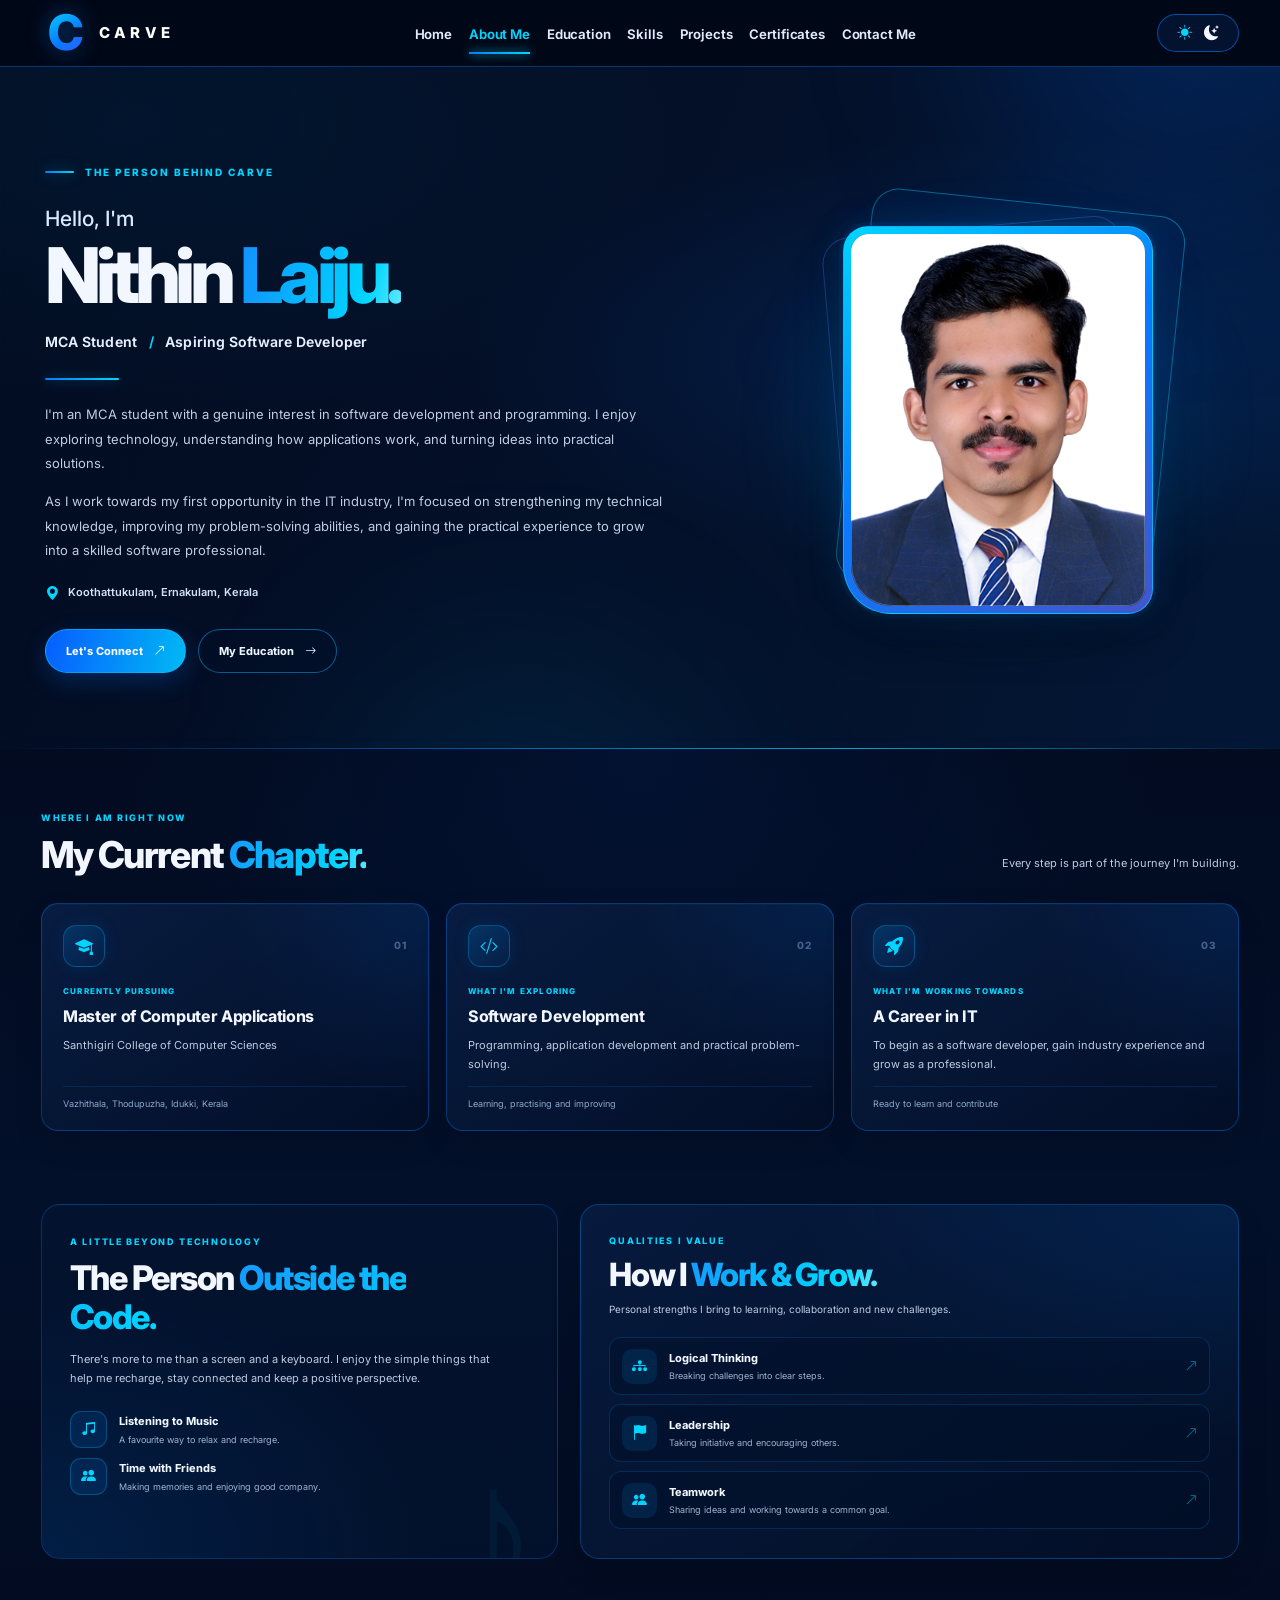
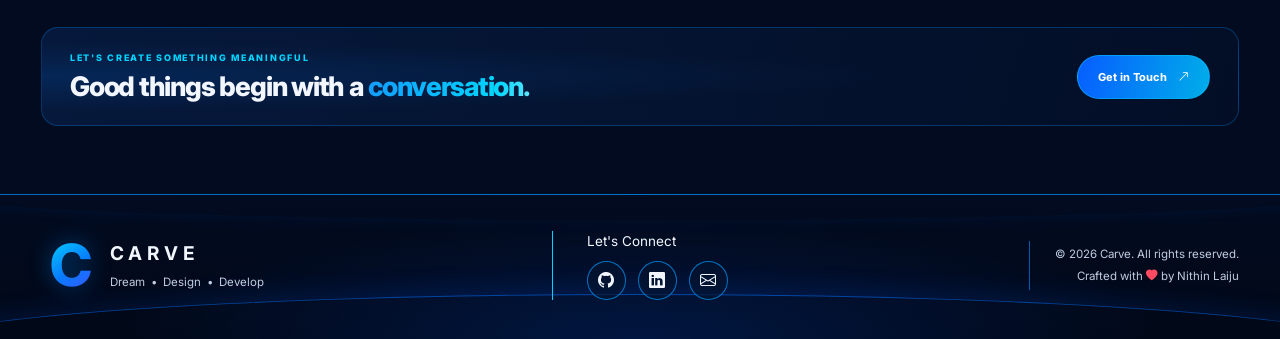
<file: about.html>
<!doctype html>
<html lang="en">

<head>
    <meta charset="utf-8">
    <meta name="viewport" content="width=device-width, initial-scale=1">
    <meta name="description"
        content="Get to know Nithin Laiju, an MCA student and aspiring software developer from Kerala.">
    <meta name="theme-color" content="#020b20">
    <title>About Me | CARVE — Nithin Laiju</title>

    <!-- Shared libraries and typography -->
    <link href="https://cdn.jsdelivr.net/npm/bootstrap@5.3.3/dist/css/bootstrap.min.css" rel="stylesheet">
    <link href="https://cdn.jsdelivr.net/npm/bootstrap-icons@1.11.3/font/bootstrap-icons.min.css" rel="stylesheet">
    <link rel="preconnect" href="https://fonts.googleapis.com">
    <link rel="preconnect" href="https://fonts.gstatic.com" crossorigin>
    <link href="https://fonts.googleapis.com/css2?family=Inter:wght@400;500;600;700;800;900&display=swap"
        rel="stylesheet">

    <!-- Shared stylesheet: do not modify -->
    <link rel="stylesheet" href="Assets/css/style.css">

    <!-- About page stylesheet -->
    <link rel="stylesheet" href="Assets/css/about.css">
</head>

<body>

    <!-- =========================================
         SHARED CARVE HEADER
         ========================================= -->

    <header class="site-header">
        <nav class="navbar navbar-expand-lg navbar-dark">
            <div class="container-fluid site-container">

                <a class="navbar-brand brand-lockup" href="index.html" aria-label="CARVE home">
                    <span class="brand-mark">C</span>
                    <span class="brand-name">CARVE</span>
                </a>

                <button class="navbar-toggler" type="button" data-bs-toggle="collapse" data-bs-target="#mainNavigation"
                    aria-controls="mainNavigation" aria-expanded="false" aria-label="Toggle navigation">

                    <span class="navbar-toggler-icon"></span>
                </button>

                <div class="collapse navbar-collapse" id="mainNavigation">

                    <ul class="navbar-nav mx-auto align-items-lg-center">
                        <li class="nav-item">
                            <a class="nav-link" href="index.html">Home</a>
                        </li>

                        <li class="nav-item">
                            <a class="nav-link active" href="about.html" aria-current="page">About Me</a>
                        </li>

                        <li class="nav-item">
                            <a class="nav-link" href="education.html">Education</a>
                        </li>

                        <li class="nav-item">
                            <a class="nav-link" href="skills.html">Skills</a>
                        </li>

                        <li class="nav-item">
                            <a class="nav-link" href="projects.html">Projects</a>
                        </li>

                        <li class="nav-item">
                            <a class="nav-link" href="certificates.html">Certificates</a>
                        </li>

                        <!-- <li class="nav-item"><a class="nav-link" href="achievements.html">Achievements</a></li> -->

                        <li class="nav-item">
                            <a class="nav-link" href="contact.html">Contact Me</a>
                        </li>
                    </ul>

                    <button class="theme-toggle" id="themeToggle" type="button" aria-label="Switch colour theme"
                        title="Switch colour theme" aria-pressed="false">

                        <i class="bi bi-sun-fill sun-icon" aria-hidden="true"></i>
                        <i class="bi bi-moon-stars-fill moon-icon" aria-hidden="true"></i>

                    </button>

                </div>
            </div>
        </nav>
    </header>


    <!-- =========================================
         ABOUT ME MAIN CONTENT
         ========================================= -->

    <main class="about-page-main">


        <!-- HERO / PERSONAL INTRODUCTION -->

        <section class="about-hero" aria-labelledby="about-title">

            <div class="about-hero-orb about-hero-orb-one" aria-hidden="true"></div>
            <div class="about-hero-orb about-hero-orb-two" aria-hidden="true"></div>
            <div class="about-hero-grid" aria-hidden="true"></div>

            <div class="container-fluid site-container about-container">

                <div class="about-hero-layout">


                    <!-- INTRODUCTION -->

                    <div class="about-intro about-reveal">

                        <div class="about-eyebrow">
                            <span class="about-eyebrow-line" aria-hidden="true"></span>
                            <span>THE PERSON BEHIND CARVE</span>
                        </div>

                        <p class="about-overline">Hello, I'm</p>

                        <h1 id="about-title">
                            Nithin <span>Laiju.</span>
                        </h1>

                        <p class="about-subtitle">
                            MCA Student
                            <span aria-hidden="true">/</span>
                            Aspiring Software Developer
                        </p>

                        <div class="about-intro-rule" aria-hidden="true"></div>

                        <p class="about-intro-text">
                            I'm an MCA student with a genuine interest in software development and programming.
                            I enjoy exploring technology, understanding how applications work, and turning ideas
                            into practical solutions.
                        </p>

                        <p class="about-intro-text">
                            As I work towards my first opportunity in the IT industry, I'm focused on strengthening
                            my technical knowledge, improving my problem-solving abilities, and gaining the practical
                            experience to grow into a skilled software professional.
                        </p>

                        <div class="about-location-line">
                            <i class="bi bi-geo-alt-fill" aria-hidden="true"></i>
                            <span>Koothattukulam, Ernakulam, Kerala</span>
                        </div>

                        <div class="about-hero-actions">

                            <a href="contact.html" class="about-primary-link">
                                Let's Connect
                                <i class="bi bi-arrow-up-right" aria-hidden="true"></i>
                            </a>

                            <a href="education.html" class="about-secondary-link">
                                My Education
                                <i class="bi bi-arrow-right" aria-hidden="true"></i>
                            </a>

                        </div>

                    </div>


                    <!-- PROFILE PHOTO -->

                    <div class="about-portrait-column about-reveal about-reveal-late">

                        <div class="about-portrait-halo" aria-hidden="true"></div>

                        <div class="about-portrait-frame">

                            <img src="Assets/images/profilephoto.jpg" alt="Portrait of Nithin Laiju"
                                class="about-profile-photo" loading="eager" decoding="async">

                        </div>

                        <!-- <div class="about-photo-caption">

                            <span class="about-caption-dot" aria-hidden="true"></span>

                            <span>BUILDING MY NEXT CHAPTER</span>

                            <span class="about-caption-code">NL / 01</span>

                        </div> -->

                        <div class="about-photo-corner about-photo-corner-one" aria-hidden="true"></div>
                        <div class="about-photo-corner about-photo-corner-two" aria-hidden="true"></div>

                    </div>

                </div>
            </div>

            <div class="about-hero-bottom-line" aria-hidden="true"></div>

        </section>



        <!-- =========================================
             MY CURRENT JOURNEY
             ========================================= -->

        <section class="about-chapter-section" aria-labelledby="chapter-title">

            <div class="container-fluid site-container">

                <div class="about-section-heading about-reveal">

                    <div>
                        <span class="about-section-kicker">WHERE I AM RIGHT NOW</span>

                        <h2 id="chapter-title">
                            My Current <span>Chapter.</span>
                        </h2>
                    </div>

                    <p>Every step is part of the journey I'm building.</p>

                </div>


                <div class="about-chapter-grid">


                    <!-- EDUCATION -->

                    <article class="chapter-card about-reveal">

                        <div class="chapter-card-top">

                            <span class="chapter-icon">
                                <i class="bi bi-mortarboard-fill" aria-hidden="true"></i>
                            </span>

                            <span class="chapter-number">01</span>

                        </div>

                        <span class="chapter-label">CURRENTLY PURSUING</span>

                        <h3>Master of Computer Applications</h3>

                        <p>
                            Santhigiri College of Computer Sciences
                        </p>

                        <span class="chapter-detail">
                            Vazhithala, Thodupuzha, Idukki, Kerala
                        </span>

                    </article>



                    <!-- CURRENT INTEREST -->

                    <article class="chapter-card about-reveal about-reveal-delay-one">

                        <div class="chapter-card-top">

                            <span class="chapter-icon">
                                <i class="bi bi-code-slash" aria-hidden="true"></i>
                            </span>

                            <span class="chapter-number">02</span>

                        </div>

                        <span class="chapter-label">WHAT I'M EXPLORING</span>

                        <h3>Software Development</h3>

                        <p>
                            Programming, application development and practical problem-solving.
                        </p>

                        <span class="chapter-detail">
                            Learning, practising and improving
                        </span>

                    </article>



                    <!-- CAREER AMBITION -->

                    <article class="chapter-card about-reveal about-reveal-delay-two">

                        <div class="chapter-card-top">

                            <span class="chapter-icon">
                                <i class="bi bi-rocket-takeoff-fill" aria-hidden="true"></i>
                            </span>

                            <span class="chapter-number">03</span>

                        </div>

                        <span class="chapter-label">WHAT I'M WORKING TOWARDS</span>

                        <h3>A Career in IT</h3>

                        <p>
                            To begin as a software developer, gain industry experience and grow as a professional.
                        </p>

                        <span class="chapter-detail">
                            Ready to learn and contribute
                        </span>

                    </article>

                </div>

            </div>

        </section>



        <!-- =========================================
             PERSONAL INTERESTS AND STRENGTHS
             ========================================= -->

        <section class="about-personal-section">

            <div class="container-fluid site-container">

                <div class="about-personal-layout">


                    <!-- PERSONAL INTERESTS -->

                    <div class="about-personal-copy about-reveal">

                        <span class="about-section-kicker">A LITTLE BEYOND TECHNOLOGY</span>

                        <h2>
                            The Person <span>Outside the Code.</span>
                        </h2>

                        <p>
                            There's more to me than a screen and a keyboard. I enjoy the simple things that help me
                            recharge, stay connected and keep a positive perspective.
                        </p>


                        <div class="personal-interest-list">

                            <div class="personal-interest-item">

                                <span class="personal-interest-icon">
                                    <i class="bi bi-music-note-beamed" aria-hidden="true"></i>
                                </span>

                                <span>
                                    <strong>Listening to Music</strong>
                                    <small>A favourite way to relax and recharge.</small>
                                </span>

                            </div>


                            <div class="personal-interest-item">

                                <span class="personal-interest-icon">
                                    <i class="bi bi-people-fill" aria-hidden="true"></i>
                                </span>

                                <span>
                                    <strong>Time with Friends</strong>
                                    <small>Making memories and enjoying good company.</small>
                                </span>

                            </div>

                        </div>

                    </div>



                    <!-- PERSONAL STRENGTHS -->

                    <div class="about-strength-panel about-reveal about-reveal-late">

                        <div class="strength-panel-heading">

                            <span class="about-section-kicker">QUALITIES I VALUE</span>

                            <h2>
                                How I <span>Work & Grow.</span>
                            </h2>

                            <p>
                                Personal strengths I bring to learning, collaboration and new challenges.
                            </p>

                        </div>


                        <div class="about-strength-list">


                            <div class="about-strength-item">

                                <span class="strength-item-icon">
                                    <i class="bi bi-diagram-3-fill" aria-hidden="true"></i>
                                </span>

                                <span class="strength-item-copy">
                                    <strong>Logical Thinking</strong>
                                    <small>Breaking challenges into clear steps.</small>
                                </span>

                                <i class="bi bi-arrow-up-right strength-item-arrow" aria-hidden="true"></i>

                            </div>


                            <div class="about-strength-item">

                                <span class="strength-item-icon">
                                    <i class="bi bi-flag-fill" aria-hidden="true"></i>
                                </span>

                                <span class="strength-item-copy">
                                    <strong>Leadership</strong>
                                    <small>Taking initiative and encouraging others.</small>
                                </span>

                                <i class="bi bi-arrow-up-right strength-item-arrow" aria-hidden="true"></i>

                            </div>


                            <div class="about-strength-item">

                                <span class="strength-item-icon">
                                    <i class="bi bi-people-fill" aria-hidden="true"></i>
                                </span>

                                <span class="strength-item-copy">
                                    <strong>Teamwork</strong>
                                    <small>Sharing ideas and working towards a common goal.</small>
                                </span>

                                <i class="bi bi-arrow-up-right strength-item-arrow" aria-hidden="true"></i>

                            </div>

                        </div>

                    </div>

                </div>

            </div>

        </section>



        <!-- =========================================
             CLOSING SECTION
             ========================================= -->

        <section class="about-closing-section">

            <div class="container-fluid site-container">

                <div class="about-closing-inner about-reveal">

                    <div>
                        <span class="about-section-kicker">LET'S CREATE SOMETHING MEANINGFUL</span>

                        <h2>
                            Good things begin with a <span>conversation.</span>
                        </h2>
                    </div>

                    <a href="contact.html" class="about-closing-link">
                        Get in Touch
                        <i class="bi bi-arrow-up-right" aria-hidden="true"></i>
                    </a>

                </div>

            </div>

        </section>

    </main>



    <!-- =========================================
         SHARED CARVE FOOTER
         ========================================= -->

    <footer class="site-footer">

        <div class="container-fluid site-container footer-inner">

            <a class="footer-brand" href="index.html">

                <span class="brand-mark">C</span>

                <span>
                    <strong>CARVE</strong>
                    <small>Dream&nbsp; • &nbsp;Design&nbsp; • &nbsp;Develop</small>
                </span>

            </a>


            <div class="footer-connect">

                <p>Let's Connect</p>

                <div class="social-links">

                    <a href="https://github.com/" target="_blank" rel="noopener" aria-label="GitHub">
                        <i class="bi bi-github"></i>
                    </a>

                    <a href="https://www.linkedin.com/" target="_blank" rel="noopener" aria-label="LinkedIn">
                        <i class="bi bi-linkedin"></i>
                    </a>

                    <a href="mailto:your.email@example.com" aria-label="Email">
                        <i class="bi bi-envelope"></i>
                    </a>

                </div>

            </div>


            <div class="footer-copyright">

                <p>
                    © <span id="currentYear">2026</span>
                    Carve. All rights reserved.
                </p>

                <p>
                    Crafted with <i class="bi bi-heart-fill"></i>
                    by Nithin Laiju
                </p>

            </div>

        </div>

    </footer>


    <!-- SCRIPTS -->

    <script src="https://cdn.jsdelivr.net/npm/bootstrap@5.3.3/dist/js/bootstrap.bundle.min.js"></script>
    <script src="Assets/js/about.js"></script>

</body>

</html>
</file>
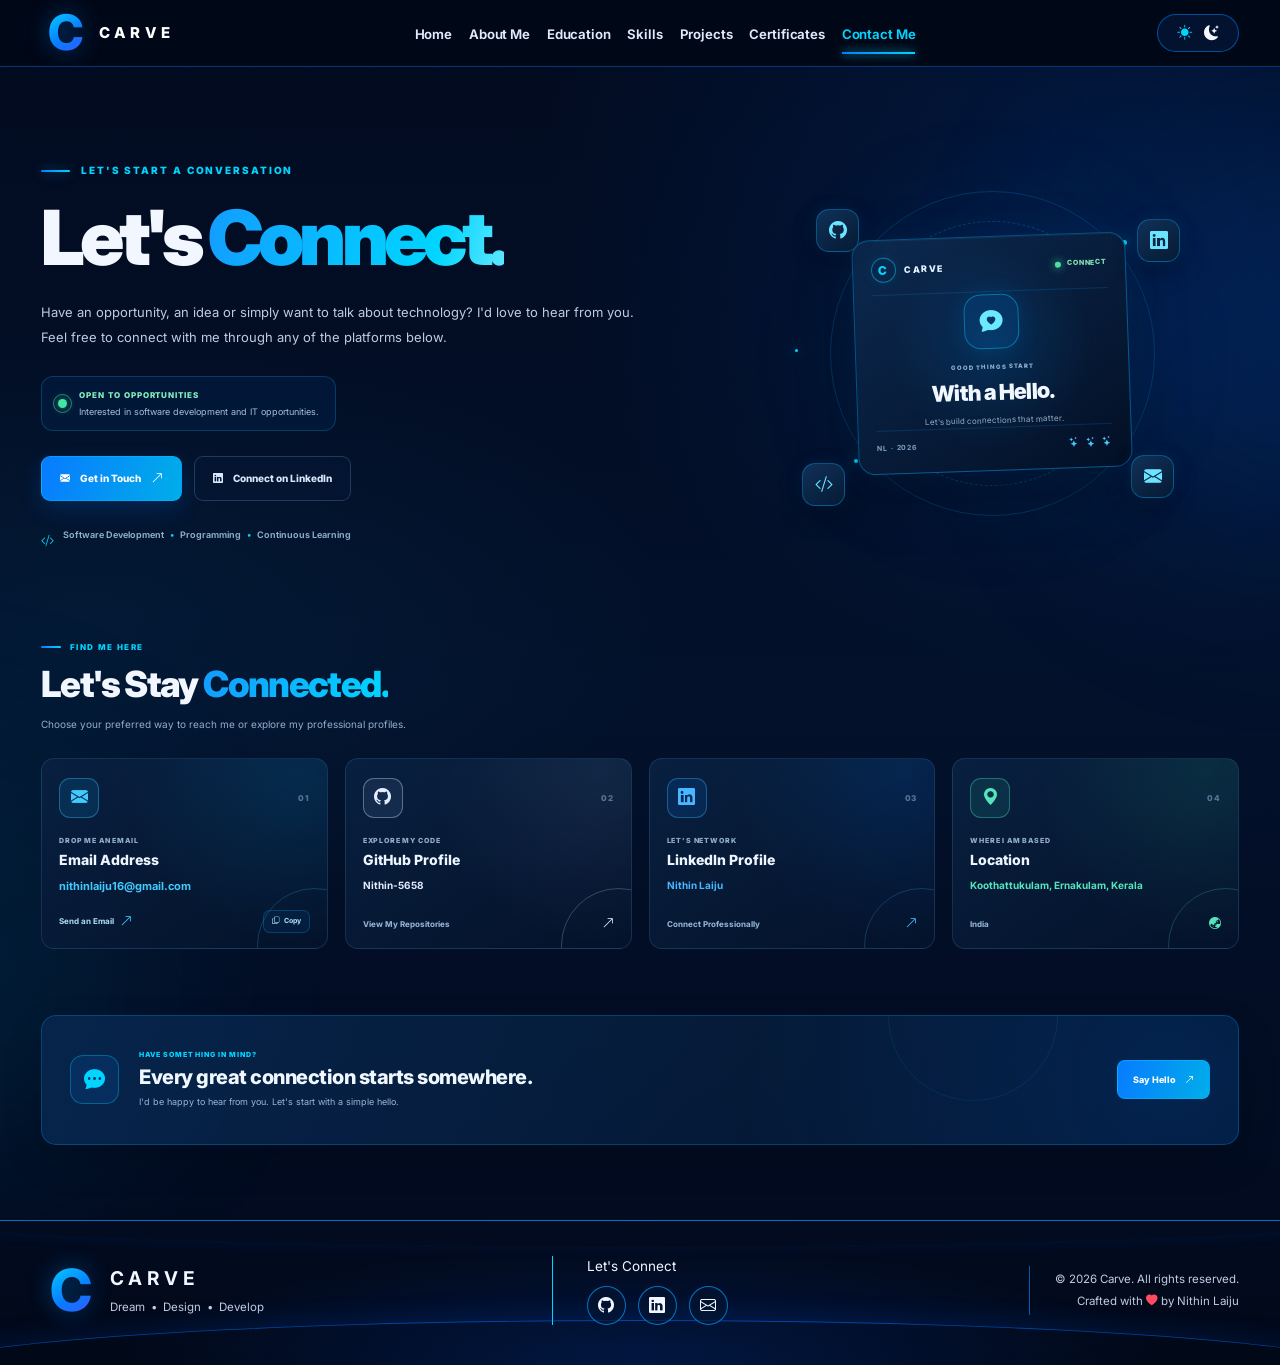
<file: contact.html>
<!doctype html>
<html lang="en">

<head>
    <meta charset="utf-8">
    <meta name="viewport" content="width=device-width, initial-scale=1">

    <meta name="description" content="Contact Nithin Laiju — MCA student and aspiring software developer.">

    <meta name="theme-color" content="#020b20">

    <title>Contact Me | CARVE — Nithin Laiju</title>


    <!-- Bootstrap -->
    <link href="https://cdn.jsdelivr.net/npm/bootstrap@5.3.3/dist/css/bootstrap.min.css" rel="stylesheet">

    <!-- Bootstrap Icons -->
    <link href="https://cdn.jsdelivr.net/npm/bootstrap-icons@1.11.3/font/bootstrap-icons.min.css" rel="stylesheet">


    <!-- Google Fonts -->
    <link rel="preconnect" href="https://fonts.googleapis.com">

    <link rel="preconnect" href="https://fonts.gstatic.com" crossorigin>

    <link href="https://fonts.googleapis.com/css2?family=Inter:wght@400;500;600;700;800;900&display=swap"
        rel="stylesheet">


    <!-- Shared CARVE Stylesheet -->
    <link rel="stylesheet" href="Assets/css/style.css">

    <!-- Contact Page Stylesheet -->
    <link rel="stylesheet" href="Assets/css/contact.css">


    <!-- Bootstrap JavaScript -->
    <script src="https://cdn.jsdelivr.net/npm/bootstrap@5.3.3/dist/js/bootstrap.bundle.min.js" defer></script>

    <!-- Contact Page JavaScript -->
    <script src="Assets/js/contact.js" defer></script>

</head>


<body>


    <!-- =========================================
         SHARED CARVE HEADER
         ========================================= -->

    <header class="site-header">

        <nav class="navbar navbar-expand-lg navbar-dark">

            <div class="container-fluid site-container">


                <a class="navbar-brand brand-lockup" href="index.html" aria-label="CARVE home">

                    <span class="brand-mark">C</span>

                    <span class="brand-name">CARVE</span>

                </a>



                <button class="navbar-toggler" type="button" data-bs-toggle="collapse" data-bs-target="#mainNavigation"
                    aria-controls="mainNavigation" aria-expanded="false" aria-label="Toggle navigation">

                    <span class="navbar-toggler-icon"></span>

                </button>



                <div class="collapse navbar-collapse" id="mainNavigation">


                    <ul class="navbar-nav mx-auto align-items-lg-center">


                        <li class="nav-item">
                            <a class="nav-link" href="index.html">Home</a>
                        </li>


                        <li class="nav-item">
                            <a class="nav-link" href="about.html">About Me</a>
                        </li>


                        <li class="nav-item">
                            <a class="nav-link" href="education.html">Education</a>
                        </li>


                        <li class="nav-item">
                            <a class="nav-link" href="skills.html">Skills</a>
                        </li>


                        <li class="nav-item">
                            <a class="nav-link" href="projects.html">Projects</a>
                        </li>


                        <li class="nav-item">
                            <a class="nav-link" href="certificates.html">Certificates</a>
                        </li>


                        <li class="nav-item">
                            <a class="nav-link active" href="contact.html" aria-current="page">

                                Contact Me

                            </a>
                        </li>


                    </ul>



                    <button class="theme-toggle" id="themeToggle" type="button" aria-label="Switch colour theme"
                        title="Switch colour theme" aria-pressed="false">

                        <i class="bi bi-sun-fill sun-icon" aria-hidden="true"></i>

                        <i class="bi bi-moon-stars-fill moon-icon" aria-hidden="true"></i>

                    </button>


                </div>

            </div>

        </nav>

    </header>



    <!-- =========================================
         CONTACT MAIN CONTENT
         ========================================= -->

    <main class="contact-main">


        <section class="contact-section" aria-labelledby="contact-title">


            <!-- Background decoration -->

            <div class="contact-bg-orb contact-bg-orb-one" aria-hidden="true"></div>

            <div class="contact-bg-orb contact-bg-orb-two" aria-hidden="true"></div>

            <div class="contact-grid-background" aria-hidden="true"></div>



            <div class="container-fluid site-container contact-container">



                <!-- =================================
                     HERO SECTION
                     ================================= -->

                <section class="contact-hero">


                    <!-- LEFT: INTRODUCTION -->

                    <div class="contact-hero-copy contact-reveal">


                        <div class="contact-eyebrow">

                            <span class="contact-eyebrow-line" aria-hidden="true"></span>

                            <span>LET'S START A CONVERSATION</span>

                        </div>



                        <h1 id="contact-title">

                            Let's <span>Connect.</span>

                        </h1>



                        <p class="contact-intro">

                            Have an opportunity, an idea or simply want
                            to talk about technology? I'd love to hear
                            from you.

                            Feel free to connect with me through any
                            of the platforms below.

                        </p>



                        <!-- Availability status -->

                        <div class="contact-availability">


                            <span class="availability-indicator"></span>


                            <div>

                                <strong>OPEN TO OPPORTUNITIES</strong>

                                <span>
                                    Interested in software development
                                    and IT opportunities.
                                </span>

                            </div>


                        </div>



                        <!-- Main actions -->

                        <div class="contact-hero-actions">


                            <a href="mailto:nithinlaiju16@gmail.com" class="contact-primary-button">

                                <i class="bi bi-envelope-fill" aria-hidden="true"></i>

                                Get in Touch

                                <i class="bi bi-arrow-up-right" aria-hidden="true"></i>

                            </a>



                            <a href="https://www.linkedin.com/in/nithin-laiju-66258a364" target="_blank"
                                rel="noopener noreferrer" class="contact-secondary-button">

                                <i class="bi bi-linkedin" aria-hidden="true"></i>

                                Connect on LinkedIn

                            </a>


                        </div>



                        <div class="contact-intro-note">

                            <i class="bi bi-code-slash" aria-hidden="true"></i>

                            <span>
                                Software Development
                                <span class="contact-note-dot">•</span>
                                Programming
                                <span class="contact-note-dot">•</span>
                                Continuous Learning
                            </span>

                        </div>


                    </div>



                    <!-- RIGHT: ANIMATED CONTACT ARTWORK -->

                    <div class="contact-visual contact-reveal" aria-hidden="true">


                        <!-- Orbit circles -->

                        <div class="contact-orbit contact-orbit-one"></div>

                        <div class="contact-orbit contact-orbit-two"></div>

                        <div class="contact-orbit contact-orbit-three"></div>



                        <!-- Central glow -->

                        <div class="contact-central-glow"></div>



                        <!-- Floating connection icons -->

                        <div class="contact-floating-icon contact-float-github">

                            <i class="bi bi-github"></i>

                        </div>


                        <div class="contact-floating-icon contact-float-linkedin">

                            <i class="bi bi-linkedin"></i>

                        </div>


                        <div class="contact-floating-icon contact-float-mail">

                            <i class="bi bi-envelope-fill"></i>

                        </div>


                        <div class="contact-floating-icon contact-float-code">

                            <i class="bi bi-code-slash"></i>

                        </div>



                        <!-- Central connection card -->

                        <div class="contact-art-card">


                            <div class="contact-art-card-top">

                                <span class="contact-art-brand">

                                    <span class="contact-art-brand-mark">C</span>

                                    CARVE

                                </span>


                                <span class="contact-art-online">

                                    <span></span>

                                    CONNECT

                                </span>

                            </div>



                            <div class="contact-art-center">

                                <div class="contact-art-icon-ring">

                                    <i class="bi bi-chat-heart-fill"></i>

                                </div>


                                <span>GOOD THINGS START</span>

                                <strong>With a Hello.</strong>

                                <small>Let's build connections that matter.</small>

                            </div>



                            <div class="contact-art-card-bottom">

                                <span>NL · 2026</span>

                                <div>

                                    <i class="bi bi-stars"></i>

                                    <i class="bi bi-stars"></i>

                                    <i class="bi bi-stars"></i>

                                </div>

                            </div>


                        </div>



                        <!-- Decorative particles -->

                        <span class="contact-art-particle particle-one"></span>

                        <span class="contact-art-particle particle-two"></span>

                        <span class="contact-art-particle particle-three"></span>


                    </div>


                </section>



                <!-- =================================
                     CONTACT DETAILS SECTION
                     ================================= -->

                <section class="contact-methods-section" aria-labelledby="contact-methods-title">


                    <div class="contact-section-heading contact-reveal">


                        <div class="contact-section-eyebrow">

                            <span></span>

                            FIND ME HERE

                        </div>



                        <h2 id="contact-methods-title">

                            Let's Stay <span>Connected.</span>

                        </h2>



                        <p>

                            Choose your preferred way to reach me
                            or explore my professional profiles.

                        </p>


                    </div>



                    <!-- CONTACT CARDS -->

                    <div class="contact-methods-grid">



                        <!-- EMAIL CARD -->

                        <article class="contact-method-card contact-email-card contact-reveal">


                            <div class="contact-card-top">

                                <span class="contact-card-icon">

                                    <i class="bi bi-envelope-fill"></i>

                                </span>

                                <span class="contact-card-number">01</span>

                            </div>



                            <span class="contact-card-label">

                                DROP ME AN EMAIL

                            </span>



                            <h3>Email Address</h3>



                            <a href="mailto:nithinlaiju16@gmail.com" class="contact-card-value contact-email-value">

                                nithinlaiju16@gmail.com

                            </a>



                            <div class="contact-card-bottom">


                                <a href="mailto:nithinlaiju16@gmail.com">

                                    Send an Email

                                    <i class="bi bi-arrow-up-right"></i>

                                </a>



                                <button type="button" class="contact-copy-button"
                                    data-copy-email="nithinlaiju16@gmail.com" aria-label="Copy email address">

                                    <i class="bi bi-copy" aria-hidden="true"></i>

                                    <span>Copy</span>

                                </button>


                            </div>


                        </article>



                        <!-- GITHUB CARD -->

                        <a href="https://github.com/Nithin-5658" target="_blank" rel="noopener noreferrer"
                            class="contact-method-card contact-github-card contact-reveal">


                            <div class="contact-card-top">

                                <span class="contact-card-icon">

                                    <i class="bi bi-github"></i>

                                </span>

                                <span class="contact-card-number">02</span>

                            </div>



                            <span class="contact-card-label">

                                EXPLORE MY CODE

                            </span>



                            <h3>GitHub Profile</h3>



                            <span class="contact-card-value">

                                Nithin-5658

                            </span>



                            <div class="contact-card-bottom">

                                <span>

                                    View My Repositories

                                </span>

                                <i class="bi bi-arrow-up-right"></i>

                            </div>


                        </a>



                        <!-- LINKEDIN CARD -->

                        <a href="https://www.linkedin.com/in/nithin-laiju-66258a364" target="_blank"
                            rel="noopener noreferrer" class="contact-method-card contact-linkedin-card contact-reveal">


                            <div class="contact-card-top">

                                <span class="contact-card-icon">

                                    <i class="bi bi-linkedin"></i>

                                </span>

                                <span class="contact-card-number">03</span>

                            </div>



                            <span class="contact-card-label">

                                LET'S NETWORK

                            </span>



                            <h3>LinkedIn Profile</h3>



                            <span class="contact-card-value">

                                Nithin Laiju

                            </span>



                            <div class="contact-card-bottom">

                                <span>

                                    Connect Professionally

                                </span>

                                <i class="bi bi-arrow-up-right"></i>

                            </div>


                        </a>



                        <!-- LOCATION CARD -->

                        <article class="contact-method-card contact-location-card contact-reveal">


                            <div class="contact-card-top">

                                <span class="contact-card-icon">

                                    <i class="bi bi-geo-alt-fill"></i>

                                </span>

                                <span class="contact-card-number">04</span>

                            </div>



                            <span class="contact-card-label">

                                WHERE I AM BASED

                            </span>



                            <h3>Location</h3>



                            <span class="contact-card-value">

                                Koothattukulam, Ernakulam, Kerala

                            </span>



                            <div class="contact-card-bottom">

                                <span>

                                    India

                                </span>

                                <i class="bi bi-globe-asia-australia"></i>

                            </div>


                        </article>



                    </div>


                    <p class="contact-copy-feedback" id="contactCopyStatus" role="status" aria-live="polite"></p>


                </section>



                <!-- =================================
                     FINAL INVITATION BANNER
                     ================================= -->

                <section class="contact-outro contact-reveal">


                    <div class="contact-outro-icon">

                        <i class="bi bi-chat-dots-fill"></i>

                    </div>



                    <div class="contact-outro-copy">

                        <span>HAVE SOMETHING IN MIND?</span>

                        <h2>

                            Every great connection starts somewhere.

                        </h2>

                        <p>

                            I'd be happy to hear from you.
                            Let's start with a simple hello.

                        </p>

                    </div>



                    <a href="mailto:nithinlaiju16@gmail.com" class="contact-outro-button">

                        Say Hello

                        <i class="bi bi-arrow-up-right"></i>

                    </a>


                </section>


            </div>

        </section>

    </main>



    <!-- =========================================
         SHARED CARVE FOOTER
         ========================================= -->

    <footer class="site-footer">

        <div class="container-fluid site-container footer-inner">


            <a class="footer-brand" href="index.html">

                <span class="brand-mark">C</span>

                <span>

                    <strong>CARVE</strong>

                    <small>Dream&nbsp; • &nbsp;Design&nbsp; • &nbsp;Develop</small>

                </span>

            </a>



            <div class="footer-connect">

                <p>Let's Connect</p>

                <div class="social-links">


                    <a href="https://github.com/Nithin-5658" target="_blank" rel="noopener noreferrer"
                        aria-label="GitHub">

                        <i class="bi bi-github"></i>

                    </a>



                    <a href="https://www.linkedin.com/in/nithin-laiju-66258a364" target="_blank"
                        rel="noopener noreferrer" aria-label="LinkedIn">

                        <i class="bi bi-linkedin"></i>

                    </a>



                    <a href="mailto:nithinlaiju16@gmail.com" aria-label="Email">

                        <i class="bi bi-envelope"></i>

                    </a>


                </div>

            </div>



            <div class="footer-copyright">

                <p>

                    © <span id="currentYear">2026</span>
                    Carve. All rights reserved.

                </p>

                <p>

                    Crafted with <i class="bi bi-heart-fill"></i>
                    by Nithin Laiju

                </p>

            </div>


        </div>

    </footer>


</body>

</html>
</file>
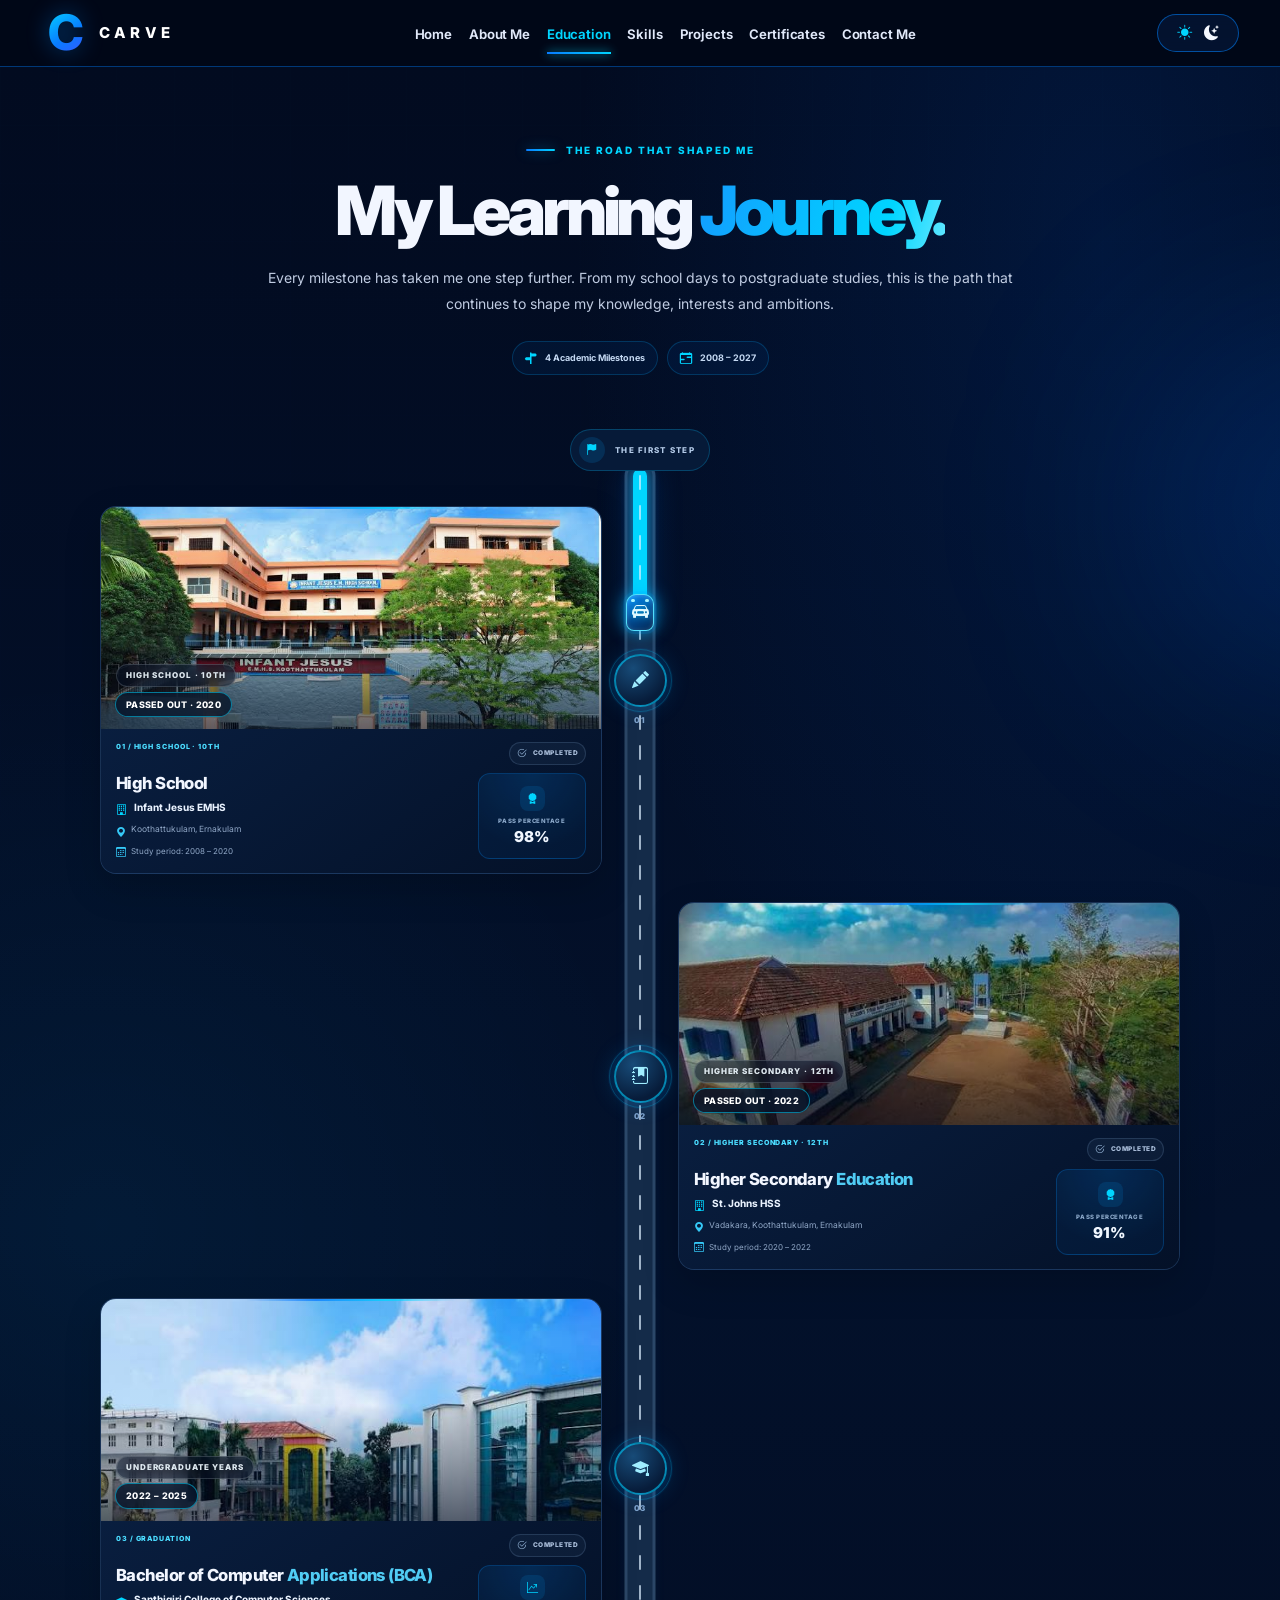
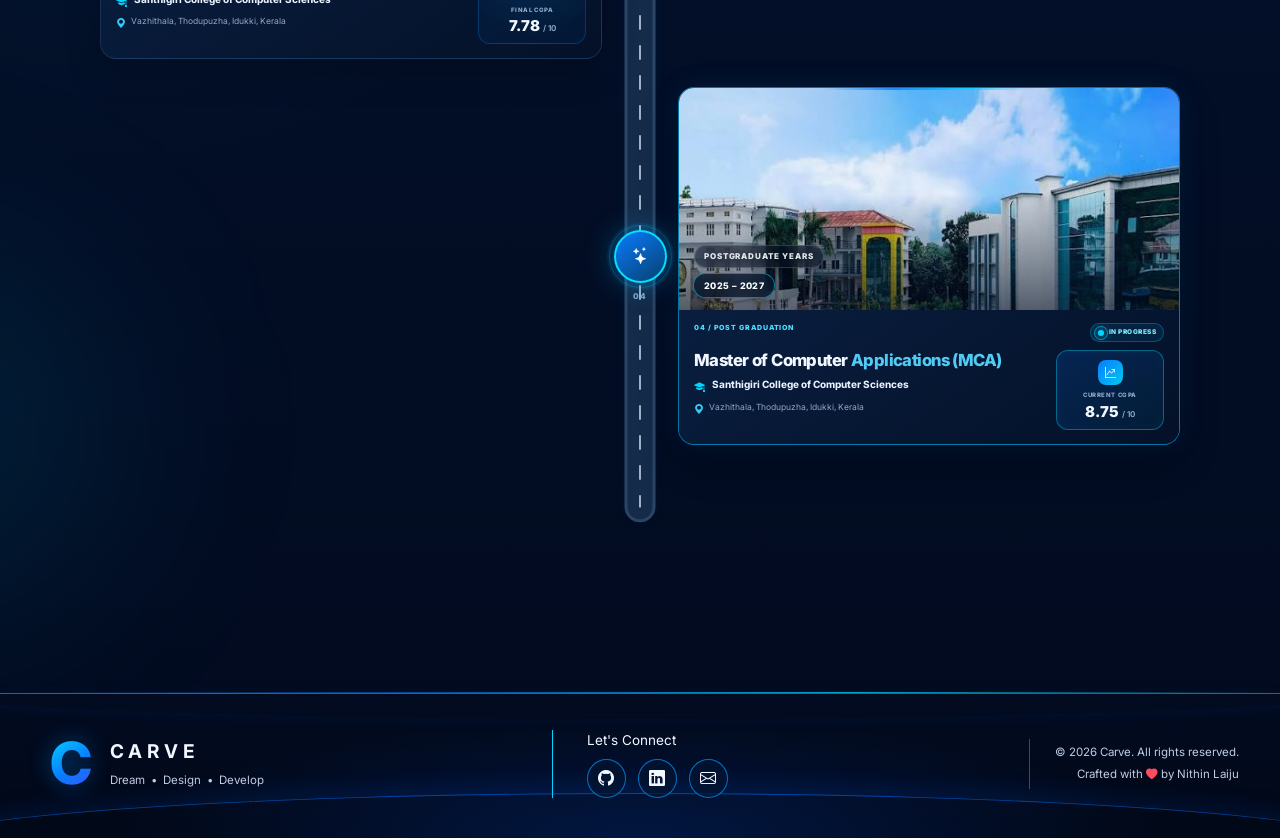
<file: education.html>
<!doctype html>
<html lang="en">

<head>
    <meta charset="utf-8">
    <meta name="viewport" content="width=device-width, initial-scale=1">
    <meta name="description"
        content="Explore the academic journey of Nithin Laiju, from school education to a Master of Computer Applications.">
    <meta name="theme-color" content="#020b20">
    <title>Education | CARVE — Nithin Laiju</title>

    <link href="https://cdn.jsdelivr.net/npm/bootstrap@5.3.3/dist/css/bootstrap.min.css" rel="stylesheet">
    <link href="https://cdn.jsdelivr.net/npm/bootstrap-icons@1.11.3/font/bootstrap-icons.min.css" rel="stylesheet">
    <link rel="preconnect" href="https://fonts.googleapis.com">
    <link rel="preconnect" href="https://fonts.gstatic.com" crossorigin>
    <link href="https://fonts.googleapis.com/css2?family=Inter:wght@400;500;600;700;800&display=swap" rel="stylesheet">

    <link rel="stylesheet" href="Assets/css/style.css">
    <link rel="stylesheet" href="Assets/css/education.css">
    <script src="Assets/js/education.js" defer></script>
</head>

<body>

    <!-- SHARED CARVE HEADER - PRESERVED -->

    <header class="site-header">
        <nav class="navbar navbar-expand-lg navbar-dark">
            <div class="container-fluid site-container">
                <a class="navbar-brand brand-lockup" href="index.html" aria-label="CARVE home">
                    <span class="brand-mark">C</span>
                    <span class="brand-name">CARVE</span>
                </a>

                <button class="navbar-toggler" type="button" data-bs-toggle="collapse" data-bs-target="#mainNavigation"
                    aria-controls="mainNavigation" aria-expanded="false" aria-label="Toggle navigation">
                    <span class="navbar-toggler-icon"></span>
                </button>

                <div class="collapse navbar-collapse" id="mainNavigation">
                    <ul class="navbar-nav mx-auto align-items-lg-center">
                        <li class="nav-item"><a class="nav-link" href="index.html">Home</a></li>
                        <li class="nav-item"><a class="nav-link" href="about.html">About Me</a></li>
                        <li class="nav-item">
                            <a class="nav-link active" href="education.html" aria-current="page">Education</a>
                        </li>
                        <li class="nav-item"><a class="nav-link" href="skills.html">Skills</a></li>
                        <li class="nav-item"><a class="nav-link" href="projects.html">Projects</a></li>
                        <li class="nav-item"><a class="nav-link" href="certificates.html">Certificates</a></li>
                        <!-- <li class="nav-item"><a class="nav-link" href="achievements.html">Achievements</a></li> -->
                        <li class="nav-item"><a class="nav-link" href="contact.html">Contact Me</a></li>
                    </ul>

                    <button class="theme-toggle" id="themeToggle" type="button" aria-label="Switch colour theme"
                        title="Switch colour theme" aria-pressed="false">
                        <i class="bi bi-sun-fill sun-icon" aria-hidden="true"></i>
                        <i class="bi bi-moon-stars-fill moon-icon" aria-hidden="true"></i>
                    </button>
                </div>
            </div>
        </nav>
    </header>


    <!-- EDUCATION MAIN CONTENT -->

    <main class="education-main">
        <section class="education-section" aria-labelledby="education-title">

            <div class="education-bg-orb education-bg-orb-one" aria-hidden="true"></div>
            <div class="education-bg-orb education-bg-orb-two" aria-hidden="true"></div>
            <div class="education-map-grid" aria-hidden="true"></div>

            <div class="container-fluid site-container education-container">

                <!-- PAGE INTRODUCTION -->

                <div class="education-hero education-reveal">
                    <div class="education-hero-copy education-heading">

                        <div class="education-eyebrow">
                            <span class="education-eyebrow-line" aria-hidden="true"></span>
                            <span>THE ROAD THAT SHAPED ME</span>
                        </div>

                        <h1 id="education-title">My Learning <span>Journey.</span></h1>

                        <p class="education-intro">
                            Every milestone has taken me one step further. From my school days to postgraduate studies,
                            this is the path that continues to shape my knowledge, interests and ambitions.
                        </p>

                        <div class="education-hero-tags">
                            <span>
                                <i class="bi bi-signpost-split-fill" aria-hidden="true"></i>
                                4 Academic Milestones
                            </span>
                            <span>
                                <i class="bi bi-calendar-range" aria-hidden="true"></i>
                                2008 – 2027
                            </span>
                        </div>

                    </div>
                </div>


                <!-- ROADMAP -->

                <div class="education-roadmap" id="educationRoadmap"
                    aria-label="Education milestones in chronological order">

                    <!-- STRAIGHT ROAD WITH SCROLL PROGRESS -->

                    <div class="education-road-track" aria-hidden="true">
                        <svg class="education-road-svg" preserveAspectRatio="none" focusable="false">

                            <defs>
                                <linearGradient id="educationRoadGlow" x1="0" y1="0" x2="0" y2="1">
                                    <stop offset="0%" stop-color="#087bff" />
                                    <stop offset="55%" stop-color="#00d5ff" />
                                    <stop offset="100%" stop-color="#42e8ff" />
                                </linearGradient>
                            </defs>

                            <path class="education-road-edge" d=""></path>
                            <path class="education-road-base" d=""></path>
                            <path class="education-road-progress" d=""></path>
                            <path class="education-road-dashes" d=""></path>

                        </svg>
                    </div>

                    <!-- MOVING VEHICLE -->

                    <!-- MOVING VEHICLE -->
                    <div class="education-road-vehicle" id="educationRoadVehicle" aria-hidden="true">

                        <span class="education-vehicle-glow"></span>

                        <span class="education-vehicle-body">
                            <i class="bi bi-car-front-fill"></i>
                        </span>

                    </div>


                    <div class="education-route-start" aria-hidden="true">
                        <span class="route-end-icon">
                            <i class="bi bi-flag-fill"></i>
                        </span>
                        <span>THE FIRST STEP</span>
                    </div>


                    <!-- 01: HIGH SCHOOL -->

                    <article class="education-stop education-stop-left education-reveal">

                        <div class="education-card">

                            <div class="education-card-media">
                                <img src="Assets/images/infant.jpeg"
                                    alt="Infant Jesus English Medium High School, Koothattukulam" loading="lazy"
                                    decoding="async">

                                <span class="education-image-shade" aria-hidden="true"></span>
                                <span class="education-photo-label">HIGH SCHOOL · 10TH</span>
                                <span class="education-photo-year">PASSED OUT · 2020</span>
                            </div>

                            <div class="education-card-content">

                                <div class="education-card-topline">
                                    <span class="education-level">01 / HIGH SCHOOL · 10TH</span>

                                    <span class="education-status education-status-complete">
                                        <i class="bi bi-check2-circle" aria-hidden="true"></i>
                                        COMPLETED
                                    </span>
                                </div>

                                <h2>High School</h2>

                                <div class="education-institution-name">
                                    <i class="bi bi-building" aria-hidden="true"></i>
                                    <h3>Infant Jesus EMHS</h3>
                                </div>

                                <p class="education-location">
                                    <i class="bi bi-geo-alt-fill" aria-hidden="true"></i>
                                    Koothattukulam, Ernakulam
                                </p>

                                <p class="education-study-period">
                                    <i class="bi bi-calendar3" aria-hidden="true"></i>
                                    Study period: 2008 – 2020
                                </p>

                                <div class="education-result">
                                    <span class="result-icon">
                                        <i class="bi bi-award-fill" aria-hidden="true"></i>
                                    </span>
                                    <span>
                                        <small>PASS PERCENTAGE</small>
                                        <strong>98%</strong>
                                    </span>
                                </div>

                            </div>
                        </div>

                        <div class="education-marker" aria-hidden="true">
                            <span class="education-marker-core">
                                <i class="bi bi-pencil-fill"></i>
                            </span>
                            <small>01</small>
                        </div>

                        <div class="education-empty" aria-hidden="true"></div>
                    </article>


                    <!-- 02: HIGHER SECONDARY -->

                    <article class="education-stop education-stop-right education-reveal">

                        <div class="education-empty" aria-hidden="true"></div>

                        <div class="education-marker" aria-hidden="true">
                            <span class="education-marker-core">
                                <i class="bi bi-journal-bookmark-fill"></i>
                            </span>
                            <small>02</small>
                        </div>

                        <div class="education-card">

                            <div class="education-card-media">
                                <img src="Assets/images/sjhss.jpeg" alt="St. Johns Higher Secondary School, Vadakara"
                                    loading="lazy" decoding="async">

                                <span class="education-image-shade" aria-hidden="true"></span>
                                <span class="education-photo-label">HIGHER SECONDARY · 12TH</span>
                                <span class="education-photo-year">PASSED OUT · 2022</span>
                            </div>

                            <div class="education-card-content">

                                <div class="education-card-topline">
                                    <span class="education-level">02 / HIGHER SECONDARY · 12TH</span>

                                    <span class="education-status education-status-complete">
                                        <i class="bi bi-check2-circle" aria-hidden="true"></i>
                                        COMPLETED
                                    </span>
                                </div>

                                <h2>Higher Secondary <span>Education</span></h2>

                                <div class="education-institution-name">
                                    <i class="bi bi-building" aria-hidden="true"></i>
                                    <h3>St. Johns HSS</h3>
                                </div>

                                <p class="education-location">
                                    <i class="bi bi-geo-alt-fill" aria-hidden="true"></i>
                                    Vadakara, Koothattukulam, Ernakulam
                                </p>

                                <p class="education-study-period">
                                    <i class="bi bi-calendar3" aria-hidden="true"></i>
                                    Study period: 2020 – 2022
                                </p>

                                <div class="education-result">
                                    <span class="result-icon">
                                        <i class="bi bi-award-fill" aria-hidden="true"></i>
                                    </span>
                                    <span>
                                        <small>PASS PERCENTAGE</small>
                                        <strong>91%</strong>
                                    </span>
                                </div>

                            </div>
                        </div>

                    </article>


                    <!-- 03: BCA -->

                    <article class="education-stop education-stop-left education-reveal">

                        <div class="education-card">

                            <div class="education-card-media">
                                <img src="Assets/images/santhigiri.jpeg"
                                    alt="Santhigiri College of Computer Sciences campus, Vazhithala" loading="lazy"
                                    decoding="async">

                                <span class="education-image-shade" aria-hidden="true"></span>
                                <span class="education-photo-label">UNDERGRADUATE YEARS</span>
                                <span class="education-photo-year">2022 – 2025</span>
                            </div>

                            <div class="education-card-content">

                                <div class="education-card-topline">
                                    <span class="education-level">03 / GRADUATION</span>

                                    <span class="education-status education-status-complete">
                                        <i class="bi bi-check2-circle" aria-hidden="true"></i>
                                        COMPLETED
                                    </span>
                                </div>

                                <h2>Bachelor of Computer <span>Applications (BCA)</span></h2>

                                <div class="education-institution-name">
                                    <i class="bi bi-mortarboard-fill" aria-hidden="true"></i>
                                    <h3>Santhigiri College of Computer Sciences</h3>
                                </div>

                                <p class="education-location">
                                    <i class="bi bi-geo-alt-fill" aria-hidden="true"></i>
                                    Vazhithala, Thodupuzha, Idukki, Kerala
                                </p>

                                <div class="education-result">
                                    <span class="result-icon">
                                        <i class="bi bi-graph-up-arrow" aria-hidden="true"></i>
                                    </span>
                                    <span>
                                        <small>FINAL CGPA</small>
                                        <strong>7.78 <em>/ 10</em></strong>
                                    </span>
                                </div>

                            </div>
                        </div>

                        <div class="education-marker" aria-hidden="true">
                            <span class="education-marker-core">
                                <i class="bi bi-mortarboard-fill"></i>
                            </span>
                            <small>03</small>
                        </div>

                        <div class="education-empty" aria-hidden="true"></div>
                    </article>


                    <!-- 04: MCA -->

                    <article class="education-stop education-stop-right education-reveal education-stop-current">

                        <div class="education-empty" aria-hidden="true"></div>

                        <div class="education-marker" aria-hidden="true">
                            <span class="education-marker-core">
                                <i class="bi bi-stars"></i>
                            </span>
                            <small>04</small>
                        </div>

                        <div class="education-card">

                            <div class="education-card-media">
                                <img src="Assets/images/santhigiri.jpeg"
                                    alt="Santhigiri College of Computer Sciences campus, where Nithin is pursuing MCA"
                                    loading="lazy" decoding="async">

                                <span class="education-image-shade" aria-hidden="true"></span>
                                <span class="education-photo-label">POSTGRADUATE YEARS</span>
                                <span class="education-photo-year">2025 – 2027</span>
                            </div>

                            <div class="education-card-content">

                                <div class="education-card-topline">
                                    <span class="education-level">04 / POST GRADUATION</span>

                                    <span class="education-status education-status-current">
                                        <span class="education-status-dot"></span>
                                        IN PROGRESS
                                    </span>
                                </div>

                                <h2>Master of Computer <span>Applications (MCA)</span></h2>

                                <div class="education-institution-name">
                                    <i class="bi bi-mortarboard-fill" aria-hidden="true"></i>
                                    <h3>Santhigiri College of Computer Sciences</h3>
                                </div>

                                <p class="education-location">
                                    <i class="bi bi-geo-alt-fill" aria-hidden="true"></i>
                                    Vazhithala, Thodupuzha, Idukki, Kerala
                                </p>

                                <div class="education-result education-result-current">
                                    <span class="result-icon">
                                        <i class="bi bi-graph-up-arrow" aria-hidden="true"></i>
                                    </span>
                                    <span>
                                        <small>CURRENT CGPA</small>
                                        <strong>8.75 <em>/ 10</em></strong>
                                    </span>
                                </div>

                            </div>
                        </div>

                    </article>


                    <!-- END OF JOURNEY -->

                    <div class="education-route-finish education-reveal">

                        <span class="route-finish-icon">
                            <i class="bi bi-flag-fill" aria-hidden="true"></i>
                        </span>

                        <div>
                            <small>CURRENT DESTINATION</small>
                            <strong>Still learning. Still moving forward.</strong>
                        </div>

                        <span class="route-finish-year">2027</span>

                    </div>

                </div>


                <!-- CLOSING NOTE -->

                <div class="education-closing education-reveal">
                    <span class="education-closing-icon">
                        <i class="bi bi-lightbulb-fill" aria-hidden="true"></i>
                    </span>

                    <p>
                        Every milestone is a reminder of how far I've come
                        — and how much more there is to discover.
                    </p>
                </div>

            </div>

            <div class="education-bottom-line" aria-hidden="true"></div>

        </section>
    </main>


    <!-- SHARED CARVE FOOTER - PRESERVED -->

    <footer class="site-footer">
        <div class="container-fluid site-container footer-inner">

            <a class="footer-brand" href="index.html">
                <span class="brand-mark">C</span>
                <span>
                    <strong>CARVE</strong>
                    <small>Dream&nbsp; • &nbsp;Design&nbsp; • &nbsp;Develop</small>
                </span>
            </a>

            <div class="footer-connect">
                <p>Let's Connect</p>

                <div class="social-links">
                    <a href="https://github.com/" target="_blank" rel="noopener" aria-label="GitHub">
                        <i class="bi bi-github"></i>
                    </a>
                    <a href="https://www.linkedin.com/" target="_blank" rel="noopener" aria-label="LinkedIn">
                        <i class="bi bi-linkedin"></i>
                    </a>
                    <a href="mailto:your.email@example.com" aria-label="Email">
                        <i class="bi bi-envelope"></i>
                    </a>
                </div>
            </div>

            <div class="footer-copyright">
                <p>© <span id="currentYear">2026</span> Carve. All rights reserved.</p>
                <p>Crafted with <i class="bi bi-heart-fill"></i> by Nithin Laiju</p>
            </div>

        </div>
    </footer>

    <script src="https://cdn.jsdelivr.net/npm/bootstrap@5.3.3/dist/js/bootstrap.bundle.min.js"></script>

</body>

</html>
</file>
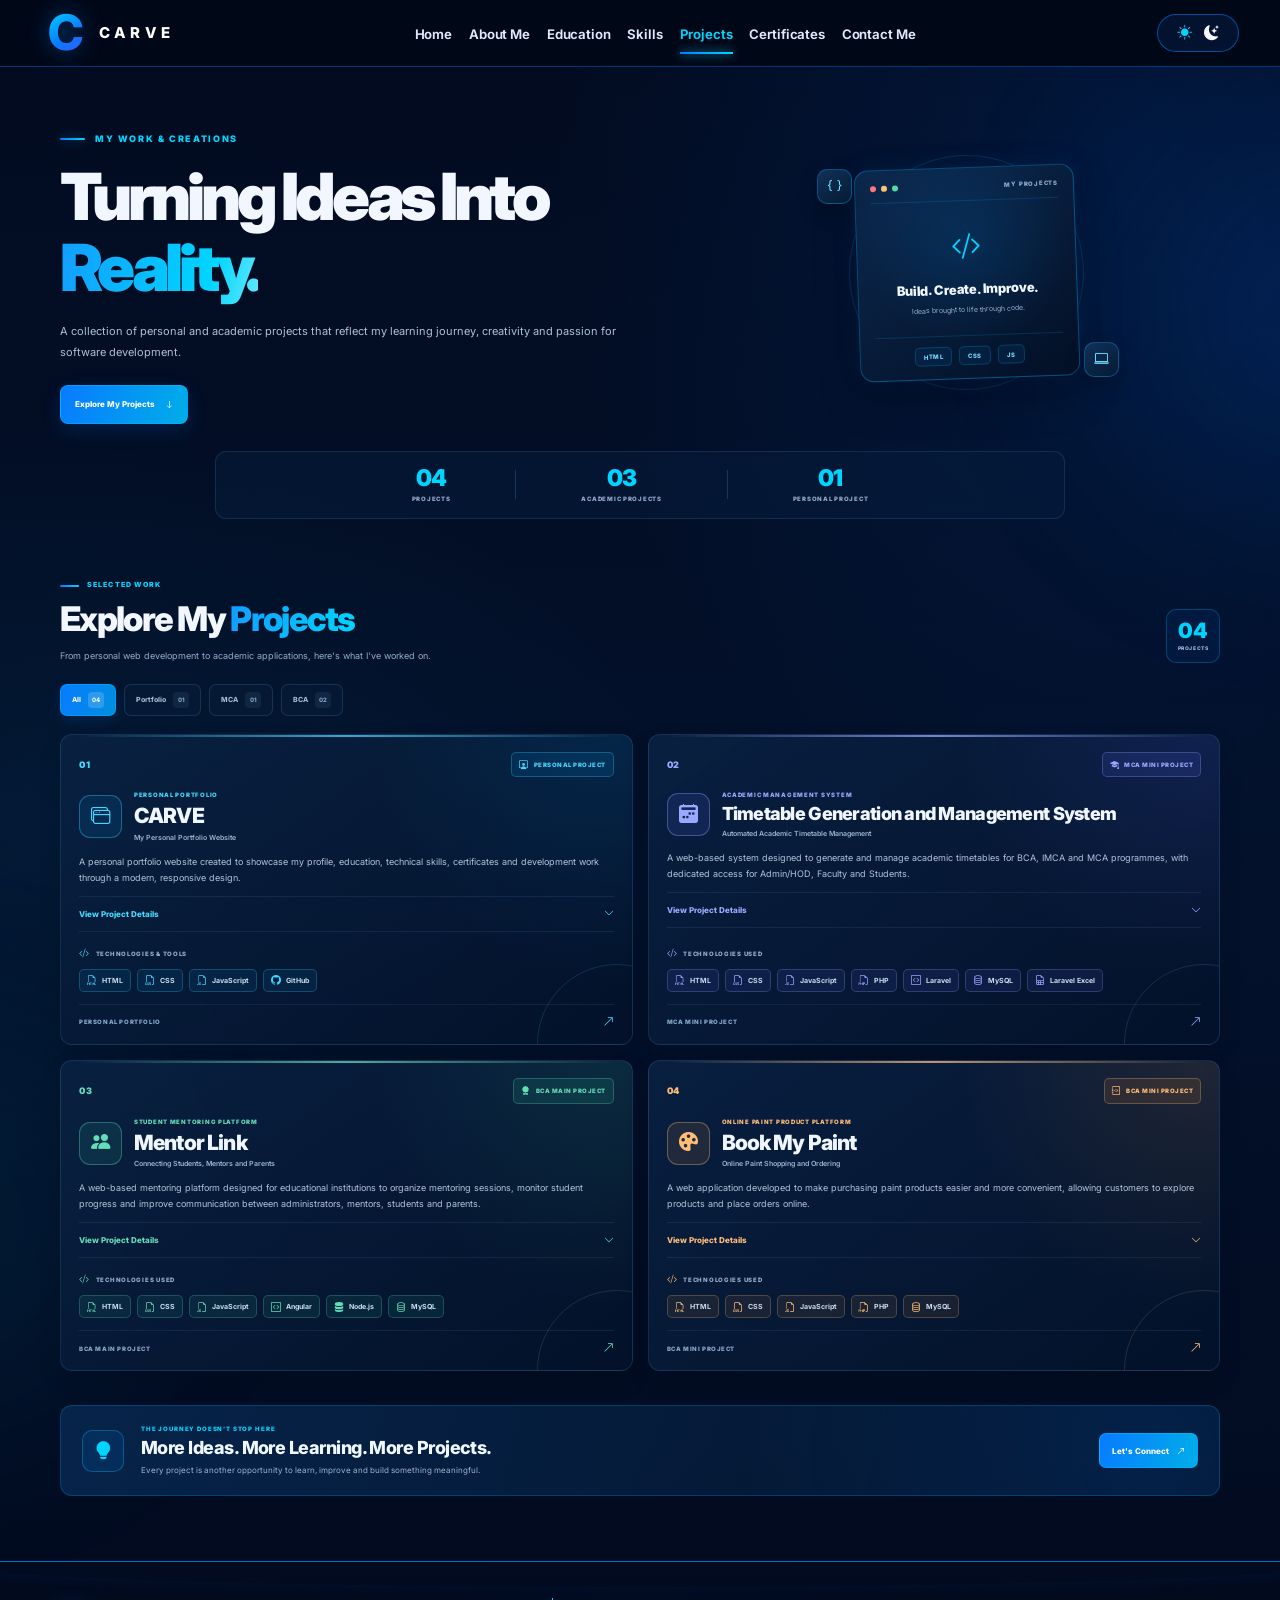
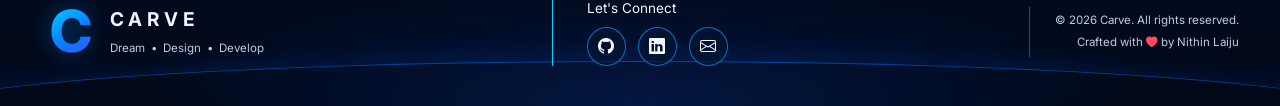
<file: projects.html>
<!doctype html>
<html lang="en">

<head>
    <meta charset="utf-8">
    <meta name="viewport" content="width=device-width, initial-scale=1">

    <meta name="description" content="Explore the web development and academic projects of Nithin Laiju.">

    <meta name="theme-color" content="#020b20">

    <title>Projects | CARVE — Nithin Laiju</title>


    <!-- Bootstrap -->
    <link href="https://cdn.jsdelivr.net/npm/bootstrap@5.3.3/dist/css/bootstrap.min.css" rel="stylesheet">

    <!-- Bootstrap Icons -->
    <link href="https://cdn.jsdelivr.net/npm/bootstrap-icons@1.11.3/font/bootstrap-icons.min.css" rel="stylesheet">


    <!-- Google Fonts -->
    <link rel="preconnect" href="https://fonts.googleapis.com">

    <link rel="preconnect" href="https://fonts.gstatic.com" crossorigin>

    <link href="https://fonts.googleapis.com/css2?family=Inter:wght@400;500;600;700;800;900&display=swap"
        rel="stylesheet">


    <!-- Shared CARVE Stylesheet -->
    <link rel="stylesheet" href="Assets/css/style.css">

    <!-- Projects Page Stylesheet -->
    <link rel="stylesheet" href="Assets/css/projects.css">


    <!-- Bootstrap JavaScript -->
    <script src="https://cdn.jsdelivr.net/npm/bootstrap@5.3.3/dist/js/bootstrap.bundle.min.js" defer></script>

    <!-- Projects Page JavaScript -->
    <script src="Assets/js/projects.js" defer></script>

</head>


<body>


    <!-- =========================================
         SHARED CARVE HEADER
         ========================================= -->

    <header class="site-header">

        <nav class="navbar navbar-expand-lg navbar-dark">

            <div class="container-fluid site-container">


                <a class="navbar-brand brand-lockup" href="index.html" aria-label="CARVE home">

                    <span class="brand-mark">C</span>

                    <span class="brand-name">CARVE</span>

                </a>



                <button class="navbar-toggler" type="button" data-bs-toggle="collapse" data-bs-target="#mainNavigation"
                    aria-controls="mainNavigation" aria-expanded="false" aria-label="Toggle navigation">

                    <span class="navbar-toggler-icon"></span>

                </button>



                <div class="collapse navbar-collapse" id="mainNavigation">


                    <ul class="navbar-nav mx-auto align-items-lg-center">


                        <li class="nav-item">
                            <a class="nav-link" href="index.html">Home</a>
                        </li>


                        <li class="nav-item">
                            <a class="nav-link" href="about.html">About Me</a>
                        </li>


                        <li class="nav-item">
                            <a class="nav-link" href="education.html">Education</a>
                        </li>


                        <li class="nav-item">
                            <a class="nav-link" href="skills.html">Skills</a>
                        </li>


                        <li class="nav-item">
                            <a class="nav-link active" href="projects.html" aria-current="page">

                                Projects

                            </a>
                        </li>


                        <li class="nav-item">
                            <a class="nav-link" href="certificates.html">Certificates</a>
                        </li>


                        <li class="nav-item">
                            <a class="nav-link" href="contact.html">Contact Me</a>
                        </li>


                    </ul>



                    <button class="theme-toggle" id="themeToggle" type="button" aria-label="Switch colour theme"
                        title="Switch colour theme" aria-pressed="false">

                        <i class="bi bi-sun-fill sun-icon" aria-hidden="true"></i>

                        <i class="bi bi-moon-stars-fill moon-icon" aria-hidden="true"></i>

                    </button>


                </div>

            </div>

        </nav>

    </header>



    <!-- =========================================
         PROJECTS MAIN CONTENT
         ========================================= -->

    <main class="projects-main">


        <section class="projects-section" aria-labelledby="projects-title">


            <!-- Background effects -->

            <div class="projects-bg-glow projects-bg-glow-one" aria-hidden="true"></div>

            <div class="projects-bg-glow projects-bg-glow-two" aria-hidden="true"></div>

            <div class="projects-grid-bg" aria-hidden="true"></div>



            <div class="container-fluid site-container projects-container">



                <!-- =================================
                     HERO SECTION
                     ================================= -->

                <section class="projects-hero">


                    <div class="projects-hero-content project-reveal">


                        <div class="projects-eyebrow">

                            <span></span>

                            MY WORK & CREATIONS

                        </div>



                        <h1 id="projects-title">

                            Turning Ideas Into
                            <span>Reality.</span>

                        </h1>



                        <p>

                            A collection of personal and academic projects
                            that reflect my learning journey, creativity
                            and passion for software development.

                        </p>



                        <a href="#projectCollection" class="projects-explore-button">

                            Explore My Projects

                            <i class="bi bi-arrow-down"></i>

                        </a>


                    </div>



                    <!-- Decorative coding illustration -->

                    <div class="projects-hero-art project-reveal" aria-hidden="true">


                        <div class="hero-orbit hero-orbit-one"></div>

                        <div class="hero-orbit hero-orbit-two"></div>



                        <div class="hero-code-card">


                            <div class="hero-code-top">

                                <span></span>
                                <span></span>
                                <span></span>

                                <small>MY PROJECTS</small>

                            </div>



                            <div class="hero-code-content">

                                <i class="bi bi-code-slash"></i>

                                <strong>Build. Create. Improve.</strong>

                                <span>Ideas brought to life through code.</span>

                            </div>



                            <div class="hero-code-bottom">

                                <span>HTML</span>

                                <span>CSS</span>

                                <span>JS</span>

                            </div>


                        </div>



                        <div class="hero-floating-icon hero-icon-one">

                            <i class="bi bi-braces"></i>

                        </div>


                        <div class="hero-floating-icon hero-icon-two">

                            <i class="bi bi-laptop"></i>

                        </div>


                    </div>


                </section>



                <!-- =================================
                     QUICK PROJECT OVERVIEW
                     ================================= -->

                <section class="projects-overview project-reveal" aria-label="Project summary">


                    <div class="overview-item">

                        <strong>04</strong>

                        <span>PROJECTS</span>

                    </div>



                    <span class="overview-separator"></span>



                    <div class="overview-item">

                        <strong>03</strong>

                        <span>ACADEMIC PROJECTS</span>

                    </div>



                    <span class="overview-separator"></span>



                    <div class="overview-item">

                        <strong>01</strong>

                        <span>PERSONAL PROJECT</span>

                    </div>


                </section>



                <!-- =================================
                     PROJECT COLLECTION
                     ================================= -->

                <section class="project-collection" id="projectCollection" aria-labelledby="project-collection-title">



                    <div class="project-heading project-reveal">


                        <div>

                            <div class="projects-section-label">

                                <span></span>

                                SELECTED WORK

                            </div>



                            <h2 id="project-collection-title">

                                Explore My <span>Projects</span>

                            </h2>



                            <p>

                                From personal web development to
                                academic applications, here's what
                                I've worked on.

                            </p>

                        </div>



                        <div class="project-total">

                            <strong id="visibleProjectCount">04</strong>

                            <span>PROJECTS</span>

                        </div>


                    </div>



                    <!-- =================================
                         PROJECT FILTERS
                         ================================= -->

                    <div class="project-filters project-reveal" role="group" aria-label="Filter projects">


                        <button type="button" class="project-filter active" data-filter="all" aria-pressed="true">

                            All

                            <span>04</span>

                        </button>



                        <button type="button" class="project-filter" data-filter="portfolio" aria-pressed="false">

                            Portfolio

                            <span>01</span>

                        </button>



                        <button type="button" class="project-filter" data-filter="mca" aria-pressed="false">

                            MCA

                            <span>01</span>

                        </button>



                        <button type="button" class="project-filter" data-filter="bca" aria-pressed="false">

                            BCA

                            <span>02</span>

                        </button>


                    </div>



                    <!-- =================================
                         PROJECT CARDS
                         ================================= -->

                    <div class="projects-grid" id="projectsGrid">



                        <!-- =================================
                             01. CARVE PORTFOLIO
                             ================================= -->

                        <article class="project-card project-carve project-reveal" data-category="portfolio">



                            <div class="project-card-header">


                                <span class="project-number">01</span>



                                <span class="project-type">

                                    <i class="bi bi-person-workspace"></i>

                                    PERSONAL PROJECT

                                </span>


                            </div>



                            <div class="project-main-info">


                                <div class="project-icon">

                                    <i class="bi bi-window-stack"></i>

                                </div>



                                <div class="project-title-group">

                                    <span class="project-kicker">

                                        PERSONAL PORTFOLIO

                                    </span>


                                    <h3>CARVE</h3>


                                    <span class="project-subtitle">

                                        My Personal Portfolio Website

                                    </span>

                                </div>


                            </div>



                            <p class="project-summary">

                                A personal portfolio website created to
                                showcase my profile, education, technical
                                skills, certificates and development work
                                through a modern, responsive design.

                            </p>



                            <!-- Expanded project details -->

                            <details class="project-details">


                                <summary>

                                    <span>

                                        View Project Details

                                    </span>

                                    <i class="bi bi-chevron-down"></i>

                                </summary>



                                <div class="project-details-content">


                                    <p>

                                        CARVE brings my academic journey
                                        and personal development into one
                                        place. It is designed with a
                                        consistent visual style and
                                        interactive page elements.

                                    </p>



                                    <ul>

                                        <li>
                                            Dedicated pages for About Me,
                                            Education, Skills, Projects
                                            and Certificates.
                                        </li>


                                        <li>
                                            Contact section with direct
                                            email and social profile links.
                                        </li>


                                        <li>
                                            Responsive navigation,
                                            light/dark theme switching
                                            and animated elements.
                                        </li>


                                        <li>
                                            GitHub used for managing the
                                            project repository.
                                        </li>

                                    </ul>


                                </div>


                            </details>



                            <!-- Technologies -->

                            <div class="project-tech-section">


                                <span class="tech-heading">

                                    <i class="bi bi-code-slash"></i>

                                    TECHNOLOGIES & TOOLS

                                </span>



                                <div class="project-tech-list">


                                    <span class="tech-tag">

                                        <i class="bi bi-filetype-html"></i>

                                        HTML

                                    </span>


                                    <span class="tech-tag">

                                        <i class="bi bi-filetype-css"></i>

                                        CSS

                                    </span>


                                    <span class="tech-tag">

                                        <i class="bi bi-filetype-js"></i>

                                        JavaScript

                                    </span>


                                    <span class="tech-tag">

                                        <i class="bi bi-github"></i>

                                        GitHub

                                    </span>


                                </div>


                            </div>



                            <div class="project-card-footer">

                                <span>PERSONAL PORTFOLIO</span>

                                <i class="bi bi-arrow-up-right"></i>

                            </div>


                        </article>




                        <!-- =================================
                             02. TIMETABLE MANAGEMENT SYSTEM
                             ================================= -->

                        <article class="project-card project-timetable project-reveal" data-category="mca">



                            <div class="project-card-header">


                                <span class="project-number">02</span>



                                <span class="project-type">

                                    <i class="bi bi-mortarboard-fill"></i>

                                    MCA MINI PROJECT

                                </span>


                            </div>



                            <div class="project-main-info">


                                <div class="project-icon">

                                    <i class="bi bi-calendar2-week-fill"></i>

                                </div>



                                <div class="project-title-group">

                                    <span class="project-kicker">

                                        ACADEMIC MANAGEMENT SYSTEM

                                    </span>


                                    <h3>Timetable Generation and Management System</h3>


                                    <span class="project-subtitle">

                                        Automated Academic Timetable Management

                                    </span>

                                </div>


                            </div>



                            <p class="project-summary">

                                A web-based system designed to generate
                                and manage academic timetables for BCA,
                                IMCA and MCA programmes, with dedicated
                                access for Admin/HOD, Faculty and Students.

                            </p>



                            <!-- Expanded project details -->

                            <details class="project-details">


                                <summary>

                                    <span>

                                        View Project Details

                                    </span>

                                    <i class="bi bi-chevron-down"></i>

                                </summary>



                                <div class="project-details-content">


                                    <p>

                                        The system uses a constraint-based
                                        timetable generation approach to
                                        create schedules while considering
                                        academic and resource requirements.

                                    </p>



                                    <ul>

                                        <li>
                                            Automatic timetable generation
                                            using recursive backtracking,
                                            MRV and candidate scoring.
                                        </li>


                                        <li>
                                            Avoids class, faculty and
                                            laboratory allocation conflicts.
                                        </li>


                                        <li>
                                            Supports consecutive periods
                                            for practical and project sessions.
                                        </li>


                                        <li>
                                            Faculty can report unavailability
                                            for a specific date and selected
                                            periods or an entire day.
                                        </li>


                                        <li>
                                            Supports date-specific daily
                                            rescheduling while keeping the
                                            published weekly timetable unchanged.
                                        </li>


                                        <li>
                                            Timetable publication and
                                            notifications for Admin/HOD,
                                            Faculty and Students.
                                        </li>

                                    </ul>


                                </div>


                            </details>



                            <!-- Technologies -->

                            <div class="project-tech-section">


                                <span class="tech-heading">

                                    <i class="bi bi-code-slash"></i>

                                    TECHNOLOGIES USED

                                </span>



                                <div class="project-tech-list">


                                    <span class="tech-tag">

                                        <i class="bi bi-filetype-html"></i>

                                        HTML

                                    </span>


                                    <span class="tech-tag">

                                        <i class="bi bi-filetype-css"></i>

                                        CSS

                                    </span>


                                    <span class="tech-tag">

                                        <i class="bi bi-filetype-js"></i>

                                        JavaScript

                                    </span>


                                    <span class="tech-tag">

                                        <i class="bi bi-filetype-php"></i>

                                        PHP

                                    </span>


                                    <span class="tech-tag">

                                        <i class="bi bi-code-square"></i>

                                        Laravel

                                    </span>


                                    <span class="tech-tag">

                                        <i class="bi bi-database"></i>

                                        MySQL

                                    </span>


                                    <span class="tech-tag">

                                        <i class="bi bi-file-earmark-spreadsheet"></i>

                                        Laravel Excel

                                    </span>


                                </div>


                            </div>



                            <div class="project-card-footer">

                                <span>MCA MINI PROJECT</span>

                                <i class="bi bi-arrow-up-right"></i>

                            </div>


                        </article>




                        <!-- =================================
                             03. MENTOR LINK
                             ================================= -->

                        <article class="project-card project-mentor project-reveal" data-category="bca">



                            <div class="project-card-header">


                                <span class="project-number">03</span>



                                <span class="project-type">

                                    <i class="bi bi-award-fill"></i>

                                    BCA MAIN PROJECT

                                </span>


                            </div>



                            <div class="project-main-info">


                                <div class="project-icon">

                                    <i class="bi bi-people-fill"></i>

                                </div>



                                <div class="project-title-group">

                                    <span class="project-kicker">

                                        STUDENT MENTORING PLATFORM

                                    </span>


                                    <h3>Mentor Link</h3>


                                    <span class="project-subtitle">

                                        Connecting Students, Mentors and Parents

                                    </span>

                                </div>


                            </div>



                            <p class="project-summary">

                                A web-based mentoring platform designed
                                for educational institutions to organize
                                mentoring sessions, monitor student
                                progress and improve communication between
                                administrators, mentors, students and parents.

                            </p>



                            <!-- Expanded project details -->

                            <details class="project-details">


                                <summary>

                                    <span>

                                        View Project Details

                                    </span>

                                    <i class="bi bi-chevron-down"></i>

                                </summary>



                                <div class="project-details-content">


                                    <p>

                                        Mentor Link provides role-based
                                        access, allowing each user to
                                        access the features relevant
                                        to their responsibilities.

                                    </p>



                                    <ul>

                                        <li>
                                            <strong>Admin:</strong>
                                            Registers students and faculty,
                                            assigns mentors, creates
                                            departments and batches, and
                                            oversees the system.
                                        </li>


                                        <li>
                                            <strong>Mentors:</strong>
                                            Schedule mentoring sessions,
                                            update session details, send
                                            notifications and generate reports.
                                        </li>


                                        <li>
                                            <strong>Students:</strong>
                                            View mentoring schedules,
                                            receive notifications and
                                            track their progress.
                                        </li>


                                        <li>
                                            <strong>Parents:</strong>
                                            View mentoring reports and
                                            receive updates about their
                                            child's academic progress.
                                        </li>


                                        <li>
                                            Provides secure role-based
                                            access and confidential user
                                            information.
                                        </li>


                                        <li>
                                            Integrates real-time updates,
                                            automated notifications and
                                            reporting to improve communication
                                            and student support.
                                        </li>

                                    </ul>


                                </div>


                            </details>



                            <!-- Technologies -->

                            <div class="project-tech-section">


                                <span class="tech-heading">

                                    <i class="bi bi-code-slash"></i>

                                    TECHNOLOGIES USED

                                </span>



                                <div class="project-tech-list">


                                    <span class="tech-tag">

                                        <i class="bi bi-filetype-html"></i>

                                        HTML

                                    </span>


                                    <span class="tech-tag">

                                        <i class="bi bi-filetype-css"></i>

                                        CSS

                                    </span>


                                    <span class="tech-tag">

                                        <i class="bi bi-filetype-js"></i>

                                        JavaScript

                                    </span>


                                    <span class="tech-tag">

                                        <i class="bi bi-code-square"></i>

                                        Angular

                                    </span>


                                    <span class="tech-tag">

                                        <i class="bi bi-server"></i>

                                        Node.js

                                    </span>


                                    <span class="tech-tag">

                                        <i class="bi bi-database"></i>

                                        MySQL

                                    </span>


                                </div>


                            </div>



                            <div class="project-card-footer">

                                <span>BCA MAIN PROJECT</span>

                                <i class="bi bi-arrow-up-right"></i>

                            </div>


                        </article>




                        <!-- =================================
                             04. BOOK MY PAINT
                             ================================= -->

                        <article class="project-card project-paint project-reveal" data-category="bca">



                            <div class="project-card-header">


                                <span class="project-number">04</span>



                                <span class="project-type">

                                    <i class="bi bi-journal-code"></i>

                                    BCA MINI PROJECT

                                </span>


                            </div>



                            <div class="project-main-info">


                                <div class="project-icon">

                                    <i class="bi bi-palette-fill"></i>

                                </div>



                                <div class="project-title-group">

                                    <span class="project-kicker">

                                        ONLINE PAINT PRODUCT PLATFORM

                                    </span>


                                    <h3>Book My Paint</h3>


                                    <span class="project-subtitle">

                                        Online Paint Shopping and Ordering

                                    </span>

                                </div>


                            </div>



                            <p class="project-summary">

                                A web application developed to make
                                purchasing paint products easier and
                                more convenient, allowing customers to
                                explore products and place orders online.

                            </p>



                            <!-- Expanded project details -->

                            <details class="project-details">


                                <summary>

                                    <span>

                                        View Project Details

                                    </span>

                                    <i class="bi bi-chevron-down"></i>

                                </summary>



                                <div class="project-details-content">


                                    <p>

                                        The platform connects three
                                        stakeholders — Admin, Shop Owner
                                        and Customer — through a structured
                                        online paint-shopping system.

                                    </p>



                                    <ul>

                                        <li>
                                            <strong>Admin:</strong>
                                            Manages categories, subcategories,
                                            brands and colours, verifies
                                            shops and oversees the platform.
                                        </li>


                                        <li>
                                            <strong>Shop Owner:</strong>
                                            Registers a shop, adds available
                                            paint products and manages
                                            customer orders.
                                        </li>


                                        <li>
                                            <strong>Customer:</strong>
                                            Logs in, searches paints by
                                            categories, subcategories,
                                            brands and colours, and places
                                            orders online.
                                        </li>


                                        <li>
                                            Displays product details such
                                            as price, reviews, colours and
                                            product overview.
                                        </li>


                                        <li>
                                            Customers provide booking dates
                                            and personal details, and can
                                            share product reviews and
                                            shopping feedback.
                                        </li>


                                        <li>
                                            Supports online payments and
                                            separate user accounts secured
                                            by unique IDs and passwords.
                                        </li>

                                    </ul>


                                </div>


                            </details>



                            <!-- Technologies -->

                            <div class="project-tech-section">


                                <span class="tech-heading">

                                    <i class="bi bi-code-slash"></i>

                                    TECHNOLOGIES USED

                                </span>



                                <div class="project-tech-list">


                                    <span class="tech-tag">

                                        <i class="bi bi-filetype-html"></i>

                                        HTML

                                    </span>


                                    <span class="tech-tag">

                                        <i class="bi bi-filetype-css"></i>

                                        CSS

                                    </span>


                                    <span class="tech-tag">

                                        <i class="bi bi-filetype-js"></i>

                                        JavaScript

                                    </span>


                                    <span class="tech-tag">

                                        <i class="bi bi-filetype-php"></i>

                                        PHP

                                    </span>


                                    <span class="tech-tag">

                                        <i class="bi bi-database"></i>

                                        MySQL

                                    </span>


                                </div>


                            </div>



                            <div class="project-card-footer">

                                <span>BCA MINI PROJECT</span>

                                <i class="bi bi-arrow-up-right"></i>

                            </div>


                        </article>



                    </div>



                    <!-- No projects message -->

                    <div class="projects-empty-state" id="projectsEmptyState" hidden>

                        <i class="bi bi-folder2-open"></i>

                        <p>No projects found in this category.</p>

                    </div>



                </section>



                <!-- =================================
                     CLOSING SECTION
                     ================================= -->

                <section class="projects-closing project-reveal">


                    <div class="closing-icon">

                        <i class="bi bi-lightbulb-fill"></i>

                    </div>



                    <div class="closing-content">

                        <span>THE JOURNEY DOESN'T STOP HERE</span>

                        <h2>

                            More Ideas. More Learning. More Projects.

                        </h2>

                        <p>

                            Every project is another opportunity
                            to learn, improve and build something meaningful.

                        </p>

                    </div>



                    <a href="contact.html" class="projects-contact-button">

                        Let's Connect

                        <i class="bi bi-arrow-up-right"></i>

                    </a>


                </section>


            </div>

        </section>

    </main>



    <!-- =========================================
         SHARED CARVE FOOTER
         ========================================= -->

    <footer class="site-footer">

        <div class="container-fluid site-container footer-inner">


            <a class="footer-brand" href="index.html">

                <span class="brand-mark">C</span>

                <span>

                    <strong>CARVE</strong>

                    <small>Dream&nbsp; • &nbsp;Design&nbsp; • &nbsp;Develop</small>

                </span>

            </a>



            <div class="footer-connect">

                <p>Let's Connect</p>

                <div class="social-links">


                    <a href="https://github.com/Nithin-5658" target="_blank" rel="noopener noreferrer"
                        aria-label="GitHub">

                        <i class="bi bi-github"></i>

                    </a>



                    <a href="https://www.linkedin.com/in/nithin-laiju-66258a364" target="_blank"
                        rel="noopener noreferrer" aria-label="LinkedIn">

                        <i class="bi bi-linkedin"></i>

                    </a>



                    <a href="mailto:nithinlaiju16@gmail.com" aria-label="Email">

                        <i class="bi bi-envelope"></i>

                    </a>


                </div>

            </div>



            <div class="footer-copyright">

                <p>

                    © <span id="currentYear">2026</span>
                    Carve. All rights reserved.

                </p>

                <p>

                    Crafted with <i class="bi bi-heart-fill"></i>
                    by Nithin Laiju

                </p>

            </div>


        </div>

    </footer>


</body>

</html>
</file>
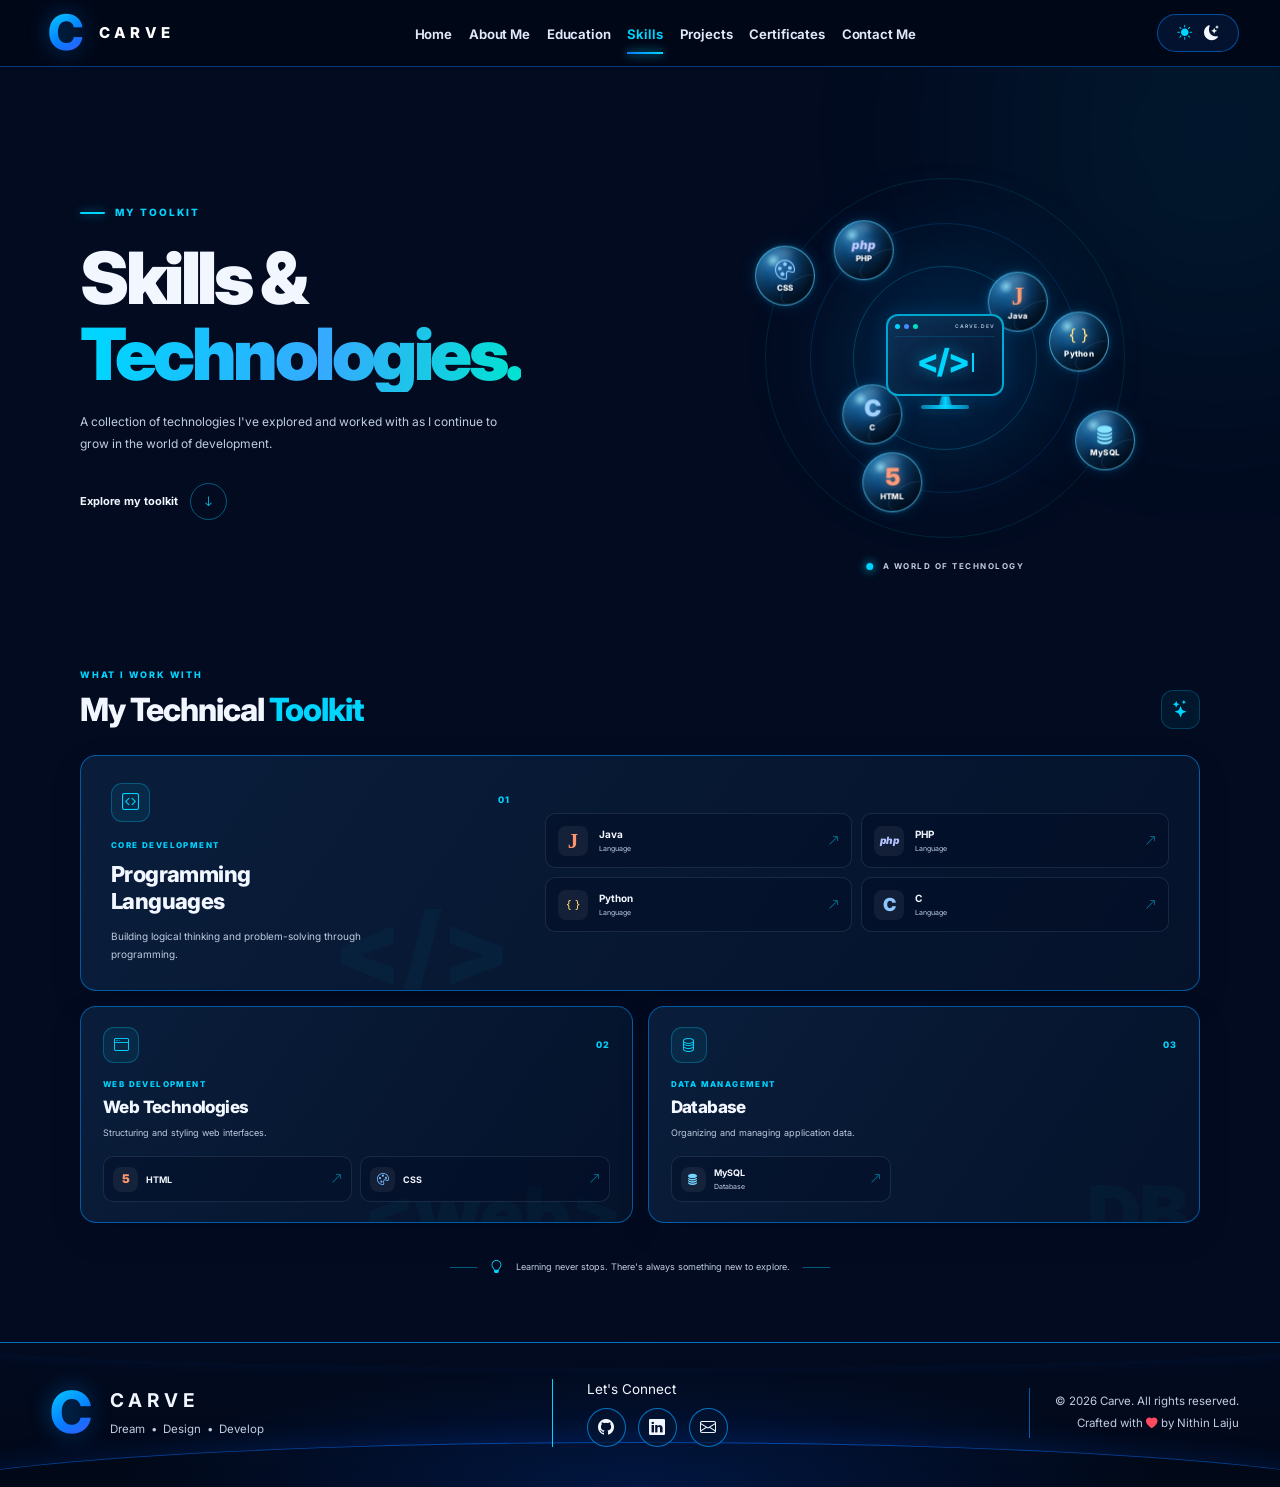
<file: skills.html>
<!DOCTYPE html>
<html lang="en">

<head>
    <meta charset="UTF-8">
    <meta name="viewport" content="width=device-width, initial-scale=1.0">
    <meta name="description" content="Explore the technical skills and technologies of Nithin Laiju.">
    <title>Skills | CARVE - Nithin Laiju</title>

    <!-- Google Fonts -->
    <link rel="preconnect" href="https://fonts.googleapis.com">
    <link rel="preconnect" href="https://fonts.gstatic.com" crossorigin>
    <link href="https://fonts.googleapis.com/css2?family=Inter:wght@400;500;600;700;800;900&display=swap"
        rel="stylesheet">

    <!-- Bootstrap -->
    <link href="https://cdn.jsdelivr.net/npm/bootstrap@5.3.3/dist/css/bootstrap.min.css" rel="stylesheet">

    <!-- Bootstrap Icons -->
    <link rel="stylesheet" href="https://cdn.jsdelivr.net/npm/bootstrap-icons@1.11.3/font/bootstrap-icons.min.css">

    <!-- Shared CSS -->
    <link rel="stylesheet" href="Assets/css/style.css">

    <!-- Skills Page CSS -->
    <link rel="stylesheet" href="Assets/css/skills.css">
</head>

<body>

    <!-- =====================================
         HEADER
         ===================================== -->

    <header class="site-header">
        <nav class="navbar navbar-expand-lg navbar-dark">
            <div class="container-fluid site-container">

                <a class="navbar-brand brand-lockup" href="index.html" aria-label="CARVE home">
                    <span class="brand-mark">C</span>
                    <span class="brand-name">CARVE</span>
                </a>

                <button class="navbar-toggler" type="button" data-bs-toggle="collapse" data-bs-target="#mainNavigation"
                    aria-controls="mainNavigation" aria-expanded="false" aria-label="Toggle navigation">

                    <span class="navbar-toggler-icon"></span>
                </button>

                <div class="collapse navbar-collapse" id="mainNavigation">

                    <ul class="navbar-nav mx-auto align-items-lg-center">
                        <li><a class="nav-link" href="index.html">Home</a></li>
                        <li><a class="nav-link" href="about.html">About Me</a></li>
                        <li><a class="nav-link" href="education.html">Education</a></li>
                        <li><a class="nav-link active" href="skills.html" aria-current="page">Skills</a></li>
                        <li><a class="nav-link" href="projects.html">Projects</a></li>
                        <li><a class="nav-link" href="certificates.html">Certificates</a></li>
                        <!-- <li><a class="nav-link" href="achievements.html">Achievements</a></li> -->
                        <li><a class="nav-link" href="contact.html">Contact Me</a></li>
                    </ul>

                    <button class="theme-toggle" id="themeToggle" type="button" aria-label="Switch colour theme"
                        title="Switch colour theme">

                        <i class="bi bi-sun-fill sun-icon"></i>
                        <i class="bi bi-moon-stars-fill moon-icon"></i>
                    </button>

                </div>
            </div>
        </nav>
    </header>


    <!-- =====================================
         SKILLS PAGE
         ===================================== -->

    <main class="skills-main">


        <!-- HERO SECTION -->
        <section class="skills-hero">

            <div class="skills-container skills-hero-layout">

                <!-- Introduction -->
                <div class="skills-hero-content skills-reveal">

                    <span class="skills-eyebrow">
                        <span class="eyebrow-line"></span>
                        MY TOOLKIT
                    </span>

                    <h1>
                        Skills <span>&</span><br>
                        <span class="hero-gradient">Technologies.</span>
                    </h1>

                    <p>
                        A collection of technologies I've explored and worked
                        with as I continue to grow in the world of development.
                    </p>

                    <a href="#skill-showcase" class="explore-link">

                        Explore my toolkit

                        <span class="explore-icon">
                            <i class="bi bi-arrow-down"></i>
                        </span>

                    </a>

                </div>


                <!-- =================================
                     ANIMATED TECHNOLOGY SOLAR SYSTEM
                     ================================= -->

                <div class="skills-visual tech-solar-system skills-reveal" id="technologyOrbit" role="img"
                    aria-label="Seven technologies revolving around a central computer">

                    <!-- Ambient glow -->
                    <div class="solar-glow"></div>

                    <!-- Static orbital rings -->
                    <div class="orbit-ring orbit-inner"></div>
                    <div class="orbit-ring orbit-middle"></div>
                    <div class="orbit-ring orbit-outer"></div>


                    <!-- CENTRAL COMPUTER -->

                    <div class="computer-core">

                        <div class="computer-screen">

                            <div class="computer-screen-top">
                                <span></span>
                                <span></span>
                                <span></span>

                                <small>CARVE.DEV</small>
                            </div>

                            <div class="computer-screen-content">

                                <span class="computer-code">&lt;/&gt;</span>

                                <span class="computer-cursor"></span>

                            </div>

                        </div>

                        <div class="computer-stand"></div>

                        <div class="computer-base"></div>

                    </div>


                    <!-- INNER ORBIT: JAVA AND C -->

                    <div class="orbit-node" data-orbit="inner" data-angle="-90" data-speed="0.48">

                        <div class="orbit-planet">
                            <span class="planet-symbol java-planet">J</span>
                            <span class="planet-name">Java</span>
                        </div>

                    </div>


                    <div class="orbit-node" data-orbit="inner" data-angle="90" data-speed="0.48">

                        <div class="orbit-planet">
                            <span class="planet-symbol c-planet">C</span>
                            <span class="planet-name">C</span>
                        </div>

                    </div>


                    <!-- MIDDLE ORBIT: PHP, PYTHON AND HTML -->

                    <div class="orbit-node" data-orbit="middle" data-angle="-90" data-speed="-0.34">

                        <div class="orbit-planet">
                            <span class="planet-symbol php-planet">php</span>
                            <span class="planet-name">PHP</span>
                        </div>

                    </div>


                    <div class="orbit-node" data-orbit="middle" data-angle="30" data-speed="-0.34">

                        <div class="orbit-planet">
                            <span class="planet-symbol python-planet">
                                <i class="bi bi-braces"></i>
                            </span>
                            <span class="planet-name">Python</span>
                        </div>

                    </div>


                    <div class="orbit-node" data-orbit="middle" data-angle="150" data-speed="-0.34">

                        <div class="orbit-planet">
                            <span class="planet-symbol html-planet">5</span>
                            <span class="planet-name">HTML</span>
                        </div>

                    </div>


                    <!-- OUTER ORBIT: CSS AND MYSQL -->

                    <div class="orbit-node" data-orbit="outer" data-angle="180" data-speed="0.25">

                        <div class="orbit-planet">
                            <span class="planet-symbol css-planet">
                                <i class="bi bi-palette"></i>
                            </span>
                            <span class="planet-name">CSS</span>
                        </div>

                    </div>


                    <div class="orbit-node" data-orbit="outer" data-angle="0" data-speed="0.25">

                        <div class="orbit-planet">
                            <span class="planet-symbol mysql-planet">
                                <i class="bi bi-database-fill"></i>
                            </span>
                            <span class="planet-name">MySQL</span>
                        </div>

                    </div>


                    <!-- CAPTION -->

                    <div class="visual-caption">
                        <span class="caption-dot"></span>
                        A WORLD OF TECHNOLOGY
                    </div>

                </div>

            </div>

        </section>



        <!-- =====================================
             SKILLS SHOWCASE
             ===================================== -->

        <section class="skills-showcase" id="skill-showcase">

            <div class="skills-container">


                <!-- Section heading -->

                <div class="showcase-heading skills-reveal">

                    <div>
                        <span class="section-kicker">WHAT I WORK WITH</span>

                        <h2>
                            My Technical <span>Toolkit</span>
                        </h2>
                    </div>

                    <span class="showcase-decoration">
                        <i class="bi bi-stars"></i>
                    </span>

                </div>



                <!-- =================================
                     PROGRAMMING LANGUAGES
                     ================================= -->

                <article class="skill-panel programming-panel skills-reveal">

                    <div class="panel-info">

                        <div class="panel-icon">
                            <i class="bi bi-code-square"></i>
                        </div>

                        <span class="panel-index">01</span>

                        <span class="panel-kicker">CORE DEVELOPMENT</span>

                        <h3>
                            Programming<br>
                            Languages
                        </h3>

                        <p>
                            Building logical thinking and problem-solving
                            through programming.
                        </p>

                        <span class="panel-watermark">&lt;/&gt;</span>

                    </div>


                    <div class="programming-skills">

                        <div class="technology-tile">
                            <span class="technology-logo java-logo">J</span>

                            <span class="technology-details">
                                <strong>Java</strong>
                                <small>Language</small>
                            </span>

                            <i class="bi bi-arrow-up-right tile-arrow"></i>
                        </div>


                        <div class="technology-tile">
                            <span class="technology-logo php-logo">php</span>

                            <span class="technology-details">
                                <strong>PHP</strong>
                                <small>Language</small>
                            </span>

                            <i class="bi bi-arrow-up-right tile-arrow"></i>
                        </div>


                        <div class="technology-tile">
                            <span class="technology-logo python-logo">
                                <i class="bi bi-braces"></i>
                            </span>

                            <span class="technology-details">
                                <strong>Python</strong>
                                <small>Language</small>
                            </span>

                            <i class="bi bi-arrow-up-right tile-arrow"></i>
                        </div>


                        <div class="technology-tile">
                            <span class="technology-logo c-logo">C</span>

                            <span class="technology-details">
                                <strong>C</strong>
                                <small>Language</small>
                            </span>

                            <i class="bi bi-arrow-up-right tile-arrow"></i>
                        </div>

                    </div>

                </article>



                <!-- =================================
                     SECONDARY SKILL PANELS
                     ================================= -->

                <div class="secondary-panels">


                    <!-- WEB TECHNOLOGIES -->

                    <article class="skill-panel secondary-panel skills-reveal">

                        <div class="secondary-panel-top">

                            <div class="panel-icon">
                                <i class="bi bi-window"></i>
                            </div>

                            <span class="panel-index">02</span>

                        </div>


                        <div class="secondary-panel-info">

                            <span class="panel-kicker">WEB DEVELOPMENT</span>

                            <h3>Web Technologies</h3>

                            <p>
                                Structuring and styling web interfaces.
                            </p>

                        </div>


                        <div class="secondary-skills">

                            <div class="technology-tile">

                                <span class="technology-logo html-logo">5</span>

                                <span class="technology-details">
                                    <strong>HTML</strong>
                                </span>

                                <i class="bi bi-arrow-up-right tile-arrow"></i>

                            </div>


                            <div class="technology-tile">

                                <span class="technology-logo css-logo">
                                    <i class="bi bi-palette"></i>
                                </span>

                                <span class="technology-details">
                                    <strong>CSS</strong>
                                </span>

                                <i class="bi bi-arrow-up-right tile-arrow"></i>

                            </div>

                        </div>

                        <span class="secondary-watermark">&lt;web&gt;</span>

                    </article>



                    <!-- DATABASE -->

                    <article class="skill-panel secondary-panel database-panel skills-reveal">

                        <div class="secondary-panel-top">

                            <div class="panel-icon">
                                <i class="bi bi-database"></i>
                            </div>

                            <span class="panel-index">03</span>

                        </div>


                        <div class="secondary-panel-info">

                            <span class="panel-kicker">DATA MANAGEMENT</span>

                            <h3>Database</h3>

                            <p>
                                Organizing and managing application data.
                            </p>

                        </div>


                        <div class="secondary-skills">

                            <div class="technology-tile">

                                <span class="technology-logo mysql-logo">
                                    <i class="bi bi-database-fill"></i>
                                </span>

                                <span class="technology-details">
                                    <strong>MySQL</strong>
                                    <small>Database</small>
                                </span>

                                <i class="bi bi-arrow-up-right tile-arrow"></i>

                            </div>

                        </div>

                        <span class="secondary-watermark">DB</span>

                    </article>

                </div>



                <!-- CLOSING NOTE -->

                <div class="skills-bottom-note skills-reveal">

                    <span class="note-line"></span>

                    <span class="note-bulb">
                        <i class="bi bi-lightbulb"></i>
                    </span>

                    <p>
                        Learning never stops. There's always something new to explore.
                    </p>

                    <span class="note-line"></span>

                </div>

            </div>

        </section>

    </main>



    <!-- =====================================
         FOOTER
         ===================================== -->

    <footer class="site-footer">

        <div class="container-fluid site-container footer-inner">

            <a class="footer-brand" href="index.html">

                <span class="brand-mark">C</span>

                <span>
                    <strong>CARVE</strong>
                    <small>Dream&nbsp; • &nbsp;Design&nbsp; • &nbsp;Develop</small>
                </span>

            </a>


            <div class="footer-connect">

                <p>Let's Connect</p>

                <div class="social-links">

                    <a href="https://github.com/" target="_blank" rel="noopener" aria-label="GitHub">
                        <i class="bi bi-github"></i>
                    </a>

                    <a href="https://www.linkedin.com/" target="_blank" rel="noopener" aria-label="LinkedIn">
                        <i class="bi bi-linkedin"></i>
                    </a>

                    <a href="mailto:your.email@example.com" aria-label="Email">
                        <i class="bi bi-envelope"></i>
                    </a>

                </div>

            </div>


            <div class="footer-copyright">

                <p>
                    © <span id="currentYear">2026</span>
                    Carve. All rights reserved.
                </p>

                <p>
                    Crafted with <i class="bi bi-heart-fill"></i>
                    by Nithin Laiju
                </p>

            </div>

        </div>

    </footer>



    <!-- SCRIPTS -->

    <script src="https://cdn.jsdelivr.net/npm/bootstrap@5.3.3/dist/js/bootstrap.bundle.min.js"></script>

    <script src="Assets/js/skills.js"></script>

</body>

</html>
</file>
<file: Assets/css/style.css>
:root {
    --bg: #020b20;
    --bg-deep: #010817;
    --surface: rgba(5, 23, 55, .76);
    --surface-strong: rgba(5, 25, 61, .94);
    --line: rgba(0, 132, 255, .43);
    --line-bright: #087dff;
    --cyan: #00d5ff;
    --blue: #087bff;
    --text: #f2f6ff;
    --muted: #c0cce2;
    --shadow: 0 0 28px rgba(0, 105, 255, .16);
}

* {
    box-sizing: border-box;
}

html {
    scroll-behavior: smooth;
    scroll-padding-top: 86px;
}

body {
    margin: 0;
    overflow-x: hidden;
    background: var(--bg);
    color: var(--text);
    font-family: 'Inter', sans-serif;
    transition: background .35s ease, color .35s ease;
}

a {
    color: inherit;
    text-decoration: none;
}

.site-container {
    width: min(100% - 82px, 1440px);
    margin-inline: auto;
    padding-inline: 0;
}

/* Header */
.site-header {
    position: sticky;
    top: 0;
    z-index: 1000;
    background: rgba(1, 8, 23, .92);
    border-bottom: 1px solid rgba(0, 124, 255, .42);
    backdrop-filter: blur(18px);
}

.site-header .navbar {
    min-height: 62px;
    padding: 5px 0;
}

.brand-lockup,
.footer-brand {
    display: inline-flex;
    align-items: center;
    gap: 12px;
}

.brand-mark {
    display: inline-grid;
    place-items: center;
    width: 43px;
    height: 43px;
    color: transparent;
    font-size: 0;
    font-weight: 800;
    border-radius: 50%;
    background: linear-gradient(135deg, #00e1ff 4%, #087dff 56%, #314dff 100%);
    -webkit-mask: radial-gradient(circle at center, transparent 43%, #000 45%);
    mask: radial-gradient(circle at center, transparent 43%, #000 45%);
    filter: drop-shadow(0 0 12px rgba(0, 135, 255, .55));
    flex: 0 0 auto;
}

.brand-name {
    font-size: 15px;
    font-weight: 800;
    letter-spacing: .28em;
}

.navbar-nav {
    gap: clamp(9px, 1.55vw, 25px);
}

.site-header .nav-link {
    position: relative;
    padding: 17px 0 14px !important;
    color: #e1e9fa;
    font-size: 12px;
    font-weight: 600;
    white-space: nowrap;
    transition: color .25s ease;
}

.site-header .nav-link::after {
    content: '';
    position: absolute;
    left: 0;
    right: 0;
    bottom: 5px;
    height: 2px;
    background: linear-gradient(90deg, var(--blue), var(--cyan));
    transform: scaleX(0);
    transform-origin: left;
    transition: transform .25s ease;
    box-shadow: 0 0 10px var(--cyan);
}

.site-header .nav-link:hover,
.site-header .nav-link.active {
    color: var(--cyan);
}

.site-header .nav-link:hover::after,
.site-header .nav-link.active::after {
    transform: scaleX(1);
}

.theme-toggle {
    display: flex;
    align-items: center;
    justify-content: center;
    gap: 12px;
    width: 80px;
    height: 36px;
    padding: 0;
    color: #f5f8ff;
    background: rgba(5, 25, 60, .65);
    border: 1px solid rgba(0, 130, 255, .55);
    border-radius: 30px;
    font-size: 15px;
    transition: .25s ease;
}

.theme-toggle:hover {
    box-shadow: 0 0 18px rgba(0, 155, 255, .28);
    border-color: var(--cyan);
}

.theme-toggle .sun-icon {
    color: var(--cyan);
}

.navbar-toggler {
    border-color: rgba(0, 190, 255, .5);
}

.navbar-toggler:focus {
    box-shadow: 0 0 0 .15rem rgba(0, 190, 255, .2);
}

/* Hero: the workspace image is blended into the background, not displayed as a card. */
.hero-section {
    position: relative;
    min-height: 505px;
    display: flex;
    align-items: center;
    isolation: isolate;
    overflow: hidden;
    background: radial-gradient(ellipse at 79% 45%, rgba(0, 52, 160, .28), transparent 42%), linear-gradient(100deg, #010817 0%, #020b20 55%, #03143a 100%);
}

.hero-art {
    position: absolute;
    z-index: -1;
    inset: 0 0 0 34%;
    overflow: hidden;
    pointer-events: none;
}

.hero-workspace-image {
    position: absolute;
    inset: 0 0 0 auto;
    width: 100%;
    height: 100%;
    object-fit: cover;
    object-position: center 53%;
    opacity: .94;
    -webkit-mask-image: linear-gradient(90deg, transparent 0%, rgba(0, 0, 0, .2) 12%, #000 34%), linear-gradient(0deg, transparent 0%, #000 17%, #000 90%, transparent 100%);
    -webkit-mask-composite: source-in;
    mask-image: linear-gradient(90deg, transparent 0%, rgba(0, 0, 0, .2) 12%, #000 34%), linear-gradient(0deg, transparent 0%, #000 17%, #000 90%, transparent 100%);
    mask-composite: intersect;
    filter: saturate(1.08) contrast(1.04);
}

.hero-art-shade {
    position: absolute;
    inset: 0;
    background: linear-gradient(90deg, #010817 0%, rgba(1, 8, 23, .72) 12%, transparent 43%), linear-gradient(0deg, #020b20 0%, transparent 17%, transparent 88%, rgba(1, 8, 23, .15) 100%);
}

.hero-content-wrap {
    position: relative;
    z-index: 2;
    padding-top: 50px;
    padding-bottom: 75px;
}

.hero-copy {
    width: min(570px, 54%);
}

.intro-heading-row {
    display: flex;
    align-items: center;
    gap: 22px;
}

.profile-frame {
    width: 112px;
    height: 112px;
    flex: 0 0 112px;
    padding: 3px;
    border-radius: 50%;
    background: linear-gradient(145deg, #00e5ff, #087bff 55%, #6a4cff);
    box-shadow: 0 0 0 3px rgba(0, 139, 255, .12), 0 0 25px rgba(0, 124, 255, .48);
    overflow: hidden;
}

.profile-photo {
    display: block;
    width: 100%;
    height: 100%;
    border-radius: 50%;
    object-fit: cover;
    object-position: center 22%;
    background: #13294b;
}

.hello-text {
    margin: 0 0 2px;
    font-size: 19px;
    font-weight: 500;
}

.intro-title h1 {
    margin: 0;
    font-size: clamp(38px, 4.2vw, 56px);
    line-height: 1.08;
    letter-spacing: -.055em;
    font-weight: 800;
    white-space: nowrap;
}

.intro-title h1 span,
.section-heading h2 span,
.about-copy h2 span {
    color: var(--cyan);
    background: linear-gradient(100deg, #078bff, #00d8f4);
    -webkit-background-clip: text;
    background-clip: text;
    -webkit-text-fill-color: transparent;
}

.intro-meta {
    display: flex;
    flex-wrap: wrap;
    align-items: center;
    gap: 13px;
    margin-top: 17px;
    color: #edf4ff;
    font-size: 13px;
    font-weight: 600;
}

.intro-meta i {
    display: block;
    width: 1px;
    height: 16px;
    background: var(--cyan);
}

.hero-description {
    max-width: 430px;
    margin: 25px 0 22px;
    color: var(--muted);
    font-size: 14px;
    line-height: 1.75;
}

.hero-actions {
    display: flex;
    flex-wrap: wrap;
    gap: 14px;
}

.btn-primary-glow,
.btn-outline-glow {
    min-height: 45px;
    display: inline-flex;
    align-items: center;
    justify-content: center;
    gap: 14px;
    padding: 0 24px;
    border-radius: 30px;
    font-size: 12px;
    font-weight: 700;
    transition: transform .25s ease, box-shadow .25s ease, background .25s ease;
}

.btn-primary-glow {
    color: white;
    background: linear-gradient(105deg, #075dff, #00b9f4);
    box-shadow: 0 8px 24px rgba(0, 111, 255, .28);
}

.btn-outline-glow {
    color: white;
    background: rgba(1, 12, 32, .46);
    border: 1px solid #00baff;
}

.btn-primary-glow:hover,
.btn-outline-glow:hover {
    color: white;
    transform: translateY(-3px);
    box-shadow: 0 0 24px rgba(0, 174, 255, .34);
}

.social-links {
    display: flex;
    align-items: center;
    gap: 12px;
}

.hero-socials {
    margin-top: 19px;
}

.social-links a {
    width: 39px;
    height: 39px;
    display: inline-grid;
    place-items: center;
    border-radius: 50%;
    border: 1px solid rgba(0, 155, 255, .7);
    background: rgba(4, 20, 48, .65);
    color: #f2f7ff;
    font-size: 16px;
    transition: .25s ease;
}

.social-links a:hover {
    color: var(--cyan);
    transform: translateY(-3px);
    box-shadow: 0 0 17px rgba(0, 166, 255, .35);
}

.hero-wave {
    position: absolute;
    bottom: -1px;
    left: 0;
    width: 100%;
    height: 76px;
    pointer-events: none;
}

.hero-wave svg {
    width: 100%;
    height: 100%;
    overflow: visible;
}

.hero-wave path {
    fill: none;
    stroke: #087dff;
    stroke-width: 1.1;
    opacity: .9;
}

.hero-wave path+path {
    stroke: #00d5ff;
    opacity: .34;
}

/* Shared section styles */
.section-shell {
    position: relative;
}

.technology-section {
    padding: 7px 0 42px;
    background: linear-gradient(180deg, #020b20, #03102b 80%, #020b20);
}

.section-heading {
    text-align: center;
    margin: 0 auto 22px;
}

.eyebrow {
    display: block;
    margin-bottom: 7px;
    color: #00cfff;
    font-size: 11px;
    font-weight: 700;
    letter-spacing: .23em;
}

.section-heading h2 {
    margin: 0;
    color: var(--text);
    font-size: clamp(23px, 2.3vw, 29px);
    font-weight: 750;
    letter-spacing: -.035em;
}

.technology-carousel {
    max-width: 1120px;
    margin: 0 auto;
}

.technology-viewport {
    overflow: hidden;
    padding: 2px 1px 12px;
}

.technology-track {
    --visible-count: 4;
    --card-gap: 18px;
    display: flex;
    gap: var(--card-gap);
    will-change: transform;
}

.technology-card {
    flex: 0 0 calc((100% - (var(--visible-count) - 1) * var(--card-gap)) / var(--visible-count));
    min-width: 0;
    min-height: 112px;
    display: flex;
    flex-direction: column;
    align-items: center;
    justify-content: center;
    gap: 8px;
    border: 1px solid rgba(0, 117, 255, .42);
    border-radius: 17px;
    background: linear-gradient(145deg, rgba(9, 31, 70, .88), rgba(3, 14, 37, .92));
    box-shadow: inset 0 1px 0 rgba(255, 255, 255, .025), 0 8px 24px rgba(0, 0, 0, .12);
    transition: border-color .25s ease, transform .25s ease, box-shadow .25s ease;
}

.technology-card:hover {
    transform: translateY(-5px);
    border-color: var(--cyan);
    box-shadow: 0 8px 24px rgba(0, 125, 255, .18);
}

.technology-card img {
    width: 46px;
    height: 46px;
    object-fit: contain;
    filter: drop-shadow(0 0 8px rgba(0, 145, 255, .12));
}

.technology-card h3 {
    margin: 0;
    color: #f5f8ff;
    font-size: 14px;
    font-weight: 650;
}

/* About preview */
.about-preview {
    padding: 36px 0 38px;
    overflow: hidden;
    background: radial-gradient(ellipse at 50% 50%, rgba(0, 65, 175, .15), transparent 58%), #020b20;
}

.about-grid {
    min-height: 285px;
    display: grid;
    grid-template-columns: 1fr 1.18fr .62fr;
    align-items: center;
    gap: 35px;
}

.section-kicker {
    display: inline-flex;
    align-items: center;
    gap: 10px;
    margin-bottom: 15px;
    color: var(--cyan);
    font-size: 12px;
    font-weight: 700;
    letter-spacing: .12em;
}

.section-kicker span {
    width: 18px;
    height: 2px;
    background: var(--cyan);
    box-shadow: 0 0 10px var(--cyan);
}

.about-copy h2 {
    max-width: 410px;
    margin: 0 0 16px;
    color: var(--text);
    font-size: clamp(28px, 3vw, 38px);
    line-height: 1.15;
    font-weight: 750;
    letter-spacing: -.04em;
}

.about-copy p {
    max-width: 390px;
    margin: 0 0 19px;
    color: var(--muted);
    font-size: 14px;
    line-height: 1.7;
}

.about-link {
    min-height: 42px;
    padding-inline: 21px;
}

.about-visual {
    position: relative;
    min-width: 0;
    display: grid;
    place-items: center;
    min-height: 260px;
}

.about-workspace-image {
    position: relative;
    z-index: 2;
    width: min(100%, 440px);
    aspect-ratio: 1.45 / 1;
    object-fit: cover;
    border-radius: 17px;
    border: 1px solid rgba(0, 204, 255, .82);
    transform: rotate(-3deg);
    box-shadow: 0 15px 38px rgba(0, 0, 0, .28), 0 0 22px rgba(0, 114, 255, .2);
}

.about-orbit {
    position: absolute;
    width: 190px;
    height: 190px;
    border-radius: 50%;
    background: linear-gradient(140deg, #006cff, #172dff);
    filter: blur(.2px);
    opacity: .78;
}

.orbit-one {
    top: 6px;
    right: 12%;
}

.orbit-two {
    bottom: 4px;
    left: 6%;
    width: 135px;
    height: 135px;
    opacity: .42;
}

.about-facts {
    display: grid;
    gap: 12px;
}

.fact-card {
    min-height: 72px;
    display: flex;
    align-items: center;
    gap: 17px;
    padding: 13px 17px;
    border: 1px solid rgba(0, 124, 255, .44);
    border-radius: 13px;
    background: linear-gradient(120deg, rgba(5, 28, 68, .86), rgba(3, 15, 39, .9));
}

.fact-card>i {
    color: var(--cyan);
    font-size: 30px;
    line-height: 1;
}

.fact-card h3 {
    margin: 0 0 3px;
    color: #f5f8ff;
    font-size: 14px;
    font-weight: 700;
}

.fact-card p {
    margin: 0;
    color: var(--muted);
    font-size: 12px;
}

/* Strengths */
.strengths-section {
    padding: 14px 0 56px;
    overflow: hidden;
    background: linear-gradient(180deg, #020b20, #03102b);
}

.strengths-section::before,
.strengths-section::after {
    content: '';
    position: absolute;
    left: -5%;
    width: 110%;
    height: 1px;
    background: linear-gradient(90deg, transparent, #087dff, #00d5ff, transparent);
    box-shadow: 0 0 13px rgba(0, 128, 255, .55);
}

.strengths-section::before {
    top: 0;
    transform: rotate(-1deg);
}

.strengths-section::after {
    bottom: 18px;
    transform: rotate(1deg);
}

.strength-grid {
    display: grid;
    grid-template-columns: repeat(5, 1fr);
    gap: 17px;
}

.strength-card {
    min-height: 138px;
    display: flex;
    flex-direction: column;
    align-items: center;
    justify-content: center;
    text-align: center;
    padding: 19px 12px;
    border: 1px solid rgba(0, 123, 255, .52);
    border-radius: 18px;
    background: linear-gradient(145deg, rgba(7, 29, 69, .92), rgba(2, 13, 35, .94));
    transition: transform .25s ease, border-color .25s ease, box-shadow .25s ease;
}

.strength-card:hover {
    transform: translateY(-6px);
    border-color: var(--cyan);
    box-shadow: 0 12px 25px rgba(0, 113, 255, .17);
}

.strength-card>i {
    margin-bottom: 11px;
    color: var(--cyan);
    font-size: 32px;
    line-height: 1;
    filter: drop-shadow(0 0 8px rgba(0, 194, 255, .35));
}

.strength-card h3 {
    margin: 0 0 7px;
    color: #f5f8ff;
    font-size: 13px;
    font-weight: 700;
}

.strength-card p {
    margin: 0;
    color: var(--muted);
    font-size: 12px;
    line-height: 1.5;
}

/* Footer */
.site-footer {
    position: relative;
    overflow: hidden;
    border-top: 1px solid rgba(0, 139, 255, .62);
    background: radial-gradient(ellipse at 50% 100%, rgba(0, 69, 190, .18), transparent 60%), #01091b;
}

.site-footer::after {
    content: '';
    position: absolute;
    left: -8%;
    right: -8%;
    bottom: -65px;
    height: 110px;
    border: 1px solid rgba(0, 113, 255, .55);
    border-radius: 50%;
    box-shadow: 0 -7px 24px rgba(0, 93, 255, .12);
    pointer-events: none;
}

.footer-inner {
    min-height: 126px;
    display: grid;
    grid-template-columns: 1fr 1fr 1fr;
    align-items: center;
    gap: 24px;
    padding-block: 22px;
}

.footer-brand {
    justify-self: start;
    gap: 16px;
}

.footer-brand .brand-mark {
    width: 52px;
    height: 52px;
}

.footer-brand strong {
    display: block;
    font-size: 19px;
    letter-spacing: .25em;
}

.footer-brand small {
    display: block;
    margin-top: 6px;
    color: var(--muted);
    font-size: 12px;
    white-space: nowrap;
}

.footer-connect {
    justify-self: center;
    min-width: 220px;
    padding-left: 32px;
    border-left: 1px solid var(--cyan);
}

.footer-connect p {
    margin: 0 0 10px;
    color: #f2f6ff;
    font-size: 14px;
}

.footer-copyright {
    justify-self: end;
    padding-left: 28px;
    border-left: 1px solid rgba(0, 135, 255, .65);
    text-align: right;
}

.footer-copyright p {
    margin: 5px 0;
    color: var(--muted);
    font-size: 12px;
}

.footer-copyright .bi-heart-fill {
    color: #ff4b62;
}

/* Reveal effects */
.reveal {
    opacity: 0;
    transform: translateY(22px);
    transition: opacity .7s ease, transform .7s cubic-bezier(.2, .7, .2, 1);
}

.reveal.is-visible {
    opacity: 1;
    transform: translateY(0);
}

/* Light theme remains available from the header toggle. */
body.light-theme {
    --bg: #edf4ff;
    --bg-deep: #eaf2ff;
    --surface: rgba(255, 255, 255, .8);
    --text: #102342;
    --muted: #52647e;
    background: #edf4ff;
    color: #102342;
}

body.light-theme .site-header {
    background: rgba(239, 246, 255, .94);
}

body.light-theme .site-header .nav-link,
body.light-theme .theme-toggle {
    color: #102342;
}

body.light-theme .hero-section {
    background: linear-gradient(100deg, #eaf2ff 0%, #dceaff 58%, #c9ddff 100%);
}

body.light-theme .hero-art-shade {
    background: linear-gradient(90deg, #eaf2ff 0%, rgba(234, 242, 255, .72) 12%, transparent 43%), linear-gradient(0deg, #eaf2ff 0%, transparent 17%, transparent 88%, rgba(234, 242, 255, .15) 100%);
}

body.light-theme .hello-text,
body.light-theme .intro-title h1,
body.light-theme .intro-meta,
body.light-theme .section-heading h2,
body.light-theme .about-copy h2 {
    color: #102342;
}

body.light-theme .technology-section,
body.light-theme .about-preview,
body.light-theme .strengths-section {
    background: linear-gradient(180deg, #edf4ff, #e3eeff);
}

body.light-theme .technology-card,
body.light-theme .strength-card,
body.light-theme .fact-card {
    background: linear-gradient(145deg, #fff, #e9f2ff);
}

body.light-theme .technology-card h3,
body.light-theme .strength-card h3,
body.light-theme .fact-card h3 {
    color: #102342;
}

body.light-theme .site-footer {
    background: #e4efff;
}

body.light-theme .footer-connect p {
    color: #102342;
}

body.light-theme .btn-outline-glow {
    color: #102342;
    background: rgba(255, 255, 255, .65);
}

body.light-theme .social-links a {
    color: #102342;
    background: rgba(255, 255, 255, .7);
}

@media (max-width: 1199.98px) {
    .site-container {
        width: min(100% - 54px, 1120px);
    }

    .navbar-nav {
        gap: 12px;
    }

    .site-header .nav-link {
        font-size: 11px;
    }

    .hero-copy {
        width: 57%;
    }

    .intro-title h1 {
        font-size: 47px;
    }

    .about-grid {
        grid-template-columns: 1fr 1.05fr .68fr;
        gap: 22px;
    }

    .technology-track {
        --visible-count: 4;
    }
}

@media (max-width: 991.98px) {
    .site-container {
        width: min(100% - 42px, 850px);
    }

    .site-header .navbar-collapse {
        padding: 12px 0 15px;
    }

    .navbar-nav {
        align-items: flex-start !important;
        gap: 2px;
    }

    .site-header .nav-link {
        padding: 9px 0 !important;
    }

    .site-header .nav-link::after {
        bottom: 3px;
        right: auto;
        width: 35px;
    }

    .theme-toggle {
        margin-top: 12px;
    }

    .hero-section {
        min-height: 475px;
    }

    .hero-art {
        left: 27%;
        opacity: .78;
    }

    .hero-copy {
        width: 67%;
    }

    .profile-frame {
        width: 96px;
        height: 96px;
        flex-basis: 96px;
    }

    .intro-title h1 {
        font-size: 43px;
    }

    .about-grid {
        grid-template-columns: 1fr 1fr;
        gap: 18px 28px;
    }

    .about-visual {
        grid-column: 2;
        grid-row: 1 / span 2;
    }

    .about-facts {
        grid-column: 1 / -1;
        grid-template-columns: repeat(3, 1fr);
    }

    .fact-card {
        padding: 12px;
        gap: 10px;
    }

    .fact-card>i {
        font-size: 25px;
    }

    .strength-grid {
        grid-template-columns: repeat(3, 1fr);
    }

    .footer-inner {
        grid-template-columns: 1fr 1fr;
    }

    .footer-copyright {
        grid-column: 1 / -1;
        justify-self: stretch;
        border-left: 0;
        border-top: 1px solid rgba(0, 135, 255, .45);
        padding: 12px 0 0;
        text-align: center;
    }

    .technology-track {
        --visible-count: 3;
    }
}

@media (max-width: 640px) {
    .site-container {
        width: min(100% - 34px, 540px);
    }

    .site-header .navbar {
        min-height: 58px;
    }

    .brand-mark {
        width: 38px;
        height: 38px;
    }

    .brand-name {
        font-size: 13px;
    }

    .hero-section {
        min-height: auto;
    }

    .hero-art {
        inset: 0 0 0 0;
        opacity: .45;
    }

    .hero-workspace-image {
        object-position: 58% center;
        -webkit-mask-image: linear-gradient(90deg, transparent 0%, rgba(0, 0, 0, .18) 20%, #000 70%), linear-gradient(0deg, transparent 0%, #000 22%, #000 88%, transparent 100%);
        mask-image: linear-gradient(90deg, transparent 0%, rgba(0, 0, 0, .18) 20%, #000 70%), linear-gradient(0deg, transparent 0%, #000 22%, #000 88%, transparent 100%);
    }

    .hero-art-shade {
        background: linear-gradient(90deg, rgba(1, 8, 23, .94), rgba(1, 8, 23, .65) 55%, rgba(1, 8, 23, .2)), linear-gradient(0deg, #020b20 0%, transparent 24%, transparent 85%, rgba(1, 8, 23, .2));
    }

    .hero-content-wrap {
        padding-top: 62px;
        padding-bottom: 80px;
    }

    .hero-copy {
        width: 100%;
    }

    .intro-heading-row {
        gap: 15px;
    }

    .profile-frame {
        width: 82px;
        height: 82px;
        flex-basis: 82px;
    }

    .hello-text {
        font-size: 16px;
    }

    .intro-title h1 {
        font-size: clamp(34px, 9vw, 43px);
    }

    .intro-meta {
        gap: 8px;
        margin-top: 20px;
        font-size: 11px;
    }

    .intro-meta i {
        height: 13px;
    }

    .hero-description {
        max-width: 460px;
        margin: 20px 0;
        font-size: 13px;
    }

    .btn-primary-glow,
    .btn-outline-glow {
        min-height: 43px;
        padding-inline: 18px;
        font-size: 11px;
    }

    .social-links a {
        width: 36px;
        height: 36px;
    }

    .hero-wave {
        height: 55px;
    }

    .technology-section {
        padding: 2px 0 26px;
    }

    .section-heading {
        margin-bottom: 17px;
    }

    .eyebrow {
        font-size: 9px;
    }

    .section-heading h2 {
        font-size: 22px;
    }

    .technology-track {
        --visible-count: 3;
        --card-gap: 10px;
    }

    .technology-card {
        min-height: 96px;
        border-radius: 13px;
        gap: 6px;
    }

    .technology-card img {
        width: 37px;
        height: 37px;
    }

    .technology-card h3 {
        font-size: 12px;
    }

    .about-preview {
        padding: 28px 0 30px;
    }

    .about-grid {
        grid-template-columns: 1fr;
        gap: 15px;
    }

    .about-copy {
        grid-row: 1;
    }

    .about-copy h2 {
        max-width: 360px;
        font-size: 31px;
    }

    .about-copy p {
        font-size: 13px;
    }

    .about-visual {
        grid-column: 1;
        grid-row: 2;
        min-height: 205px;
    }

    .about-workspace-image {
        width: min(88%, 400px);
    }

    .about-orbit {
        width: 135px;
        height: 135px;
    }

    .about-facts {
        grid-column: 1;
        grid-row: 3;
        grid-template-columns: 1fr;
        gap: 9px;
    }

    .fact-card {
        min-height: 62px;
        padding: 10px 15px;
    }

    .strengths-section {
        padding: 18px 0 40px;
    }

    .strength-grid {
        grid-template-columns: repeat(2, 1fr);
        gap: 11px;
    }

    .strength-card {
        min-height: 126px;
        padding: 15px 8px;
        border-radius: 14px;
    }

    .strength-card>i {
        font-size: 28px;
    }

    .strength-card h3 {
        font-size: 11px;
    }

    .strength-card p {
        font-size: 10px;
    }

    .footer-inner {
        grid-template-columns: 1fr;
        justify-items: center;
        gap: 18px;
        padding-block: 24px;
    }

    .footer-brand,
    .footer-connect,
    .footer-copyright {
        justify-self: center;
        text-align: center;
    }

    .footer-connect {
        min-width: auto;
        padding: 0;
        border: 0;
    }

    .footer-copyright {
        grid-column: auto;
        width: 100%;
        padding-top: 12px;
    }
}

@media (prefers-reduced-motion: reduce) {

    *,
    *::before,
    *::after {
        scroll-behavior: auto !important;
        animation-duration: .01ms !important;
        animation-iteration-count: 1 !important;
        transition-duration: .01ms !important;
    }
}

/* ==========================================================
   CARVE VISUAL POLISH — safe overrides
   Keeps the existing sections, content, images and behaviour.
   ========================================================== */

/* Hero: give the introduction a clearer, more intentional layout. */
.hero-section {
    min-height: 540px;
    background:
        radial-gradient(ellipse at 82% 46%, rgba(0, 67, 190, .22), transparent 43%),
        linear-gradient(105deg, #010817 0%, #020b20 58%, #03143a 100%);
}

.hero-content-wrap {
    padding-top: 52px;
    padding-bottom: 88px;
}

.hero-copy {
    width: min(600px, 52%);
}

.intro-heading-row {
    gap: 23px;
    align-items: center;
}

.profile-frame {
    width: 118px;
    height: 118px;
    flex-basis: 118px;
    padding: 3px;
    box-shadow:
        0 0 0 5px rgba(0, 139, 255, .09),
        0 0 24px rgba(0, 124, 255, .42),
        0 0 48px rgba(0, 124, 255, .14);
    transition: transform .35s ease, box-shadow .35s ease;
}

.profile-frame:hover {
    transform: translateY(-3px) scale(1.025);
    box-shadow:
        0 0 0 5px rgba(0, 139, 255, .13),
        0 0 30px rgba(0, 180, 255, .55),
        0 0 55px rgba(0, 124, 255, .2);
}

.profile-photo {
    object-position: center 14%;
}

.hello-text {
    margin-bottom: 5px;
    color: #dceaff;
    font-size: 19px;
    letter-spacing: .01em;
}

.intro-title h1 {
    font-size: clamp(44px, 3.65vw, 64px);
    line-height: 1.04;
    letter-spacing: -.06em;
}

.intro-meta {
    gap: 15px;
    margin-top: 21px;
    font-size: 13px;
    line-height: 1.5;
}

.hero-description {
    max-width: 475px;
    margin: 25px 0 24px;
    font-size: 14px;
    line-height: 1.8;
}

.hero-actions {
    gap: 15px;
}

.btn-primary-glow,
.btn-outline-glow {
    min-height: 48px;
    padding-inline: 25px;
    font-size: 12px;
}

.hero-socials {
    margin-top: 21px;
}

.hero-wave {
    height: 70px;
}

/* Show the complete square workspace artwork instead of cropping the laptop. */
.hero-art {
    left: 37%;
    right: 0;
    opacity: 1;
}

.hero-workspace-image {
    inset: 50% 0 auto auto;
    width: auto;
    height: min(100%, 610px);
    max-width: none;
    aspect-ratio: 1 / 1;
    object-fit: contain;
    object-position: center;
    transform: translateY(-50%);
    opacity: .94;
    -webkit-mask-image: none;
    mask-image: none;
    filter: saturate(1.08) contrast(1.04);
}

.hero-art-shade {
    background:
        linear-gradient(90deg, #010817 0%, rgba(1, 8, 23, .82) 19%, rgba(1, 8, 23, .24) 52%, transparent 76%),
        linear-gradient(0deg, #020b20 0%, transparent 19%, transparent 88%, rgba(1, 8, 23, .12) 100%);
}

/* Give the technology row and following sections a consistent rhythm. */
.technology-section {
    padding: 10px 0 44px;
}

.section-heading {
    margin-bottom: 25px;
}

.technology-carousel {
    max-width: 1160px;
}

.technology-viewport {
    padding: 4px 2px 14px;
}

.technology-card {
    min-height: 116px;
    border-radius: 18px;
    background: linear-gradient(145deg, rgba(9, 31, 70, .94), rgba(3, 14, 37, .96));
}

.about-preview {
    padding: 46px 0 48px;
}

.about-grid {
    min-height: 300px;
    gap: 38px;
}

.about-copy h2 {
    margin-bottom: 17px;
}

.about-copy p {
    line-height: 1.78;
}

.about-visual {
    min-height: 280px;
}

.about-workspace-image {
    box-shadow:
        0 16px 40px rgba(0, 0, 0, .3),
        0 0 24px rgba(0, 114, 255, .2);
}

.strengths-section {
    padding: 24px 0 54px;
}

.strengths-section .section-heading {
    margin-bottom: 26px;
}

.strength-grid {
    gap: 18px;
}

.strength-card {
    min-height: 144px;
    padding: 20px 13px;
}

.site-footer .footer-inner {
    min-height: 132px;
    padding-block: 24px;
}

/* Tablet layout */
@media (max-width: 1199.98px) {
    .hero-copy {
        width: min(570px, 55%);
    }

    .hero-art {
        left: 35%;
    }

    .hero-workspace-image {
        height: min(100%, 540px);
    }

    .intro-title h1 {
        font-size: clamp(43px, 4.1vw, 53px);
    }

    .about-grid {
        gap: 25px;
    }
}

@media (max-width: 991.98px) {
    .hero-section {
        min-height: 520px;
    }

    .hero-content-wrap {
        padding-top: 48px;
        padding-bottom: 82px;
    }

    .hero-copy {
        width: 68%;
    }

    .hero-art {
        left: 32%;
        opacity: .66;
    }

    .hero-workspace-image {
        height: 88%;
        right: -3%;
    }

    .hero-art-shade {
        background:
            linear-gradient(90deg, #010817 0%, rgba(1, 8, 23, .88) 30%, rgba(1, 8, 23, .35) 68%, transparent 100%),
            linear-gradient(0deg, #020b20 0%, transparent 23%, transparent 88%, rgba(1, 8, 23, .18));
    }

    .profile-frame {
        width: 100px;
        height: 100px;
        flex-basis: 100px;
    }

    .intro-title h1 {
        font-size: clamp(40px, 5vw, 49px);
    }

    .technology-section {
        padding-top: 12px;
    }

    .about-preview {
        padding-block: 38px 42px;
    }

    .strengths-section {
        padding-block: 24px 46px;
    }
}

/* Phone layout: keep the portrait and name readable above the artwork. */
@media (max-width: 640px) {
    .hero-section {
        min-height: 590px;
    }

    .hero-art {
        inset: 0;
        left: 0;
        opacity: .28;
    }

    .hero-workspace-image {
        top: auto;
        right: -48px;
        bottom: 0;
        height: 350px;
        width: auto;
        transform: none;
        opacity: .8;
    }

    .hero-art-shade {
        background:
            linear-gradient(90deg, rgba(1, 8, 23, .96) 0%, rgba(1, 8, 23, .72) 62%, rgba(1, 8, 23, .35) 100%),
            linear-gradient(0deg, #020b20 0%, rgba(2, 11, 32, .9) 18%, rgba(2, 11, 32, .24) 65%, #010817 100%);
    }

    .hero-content-wrap {
        padding-top: 52px;
        padding-bottom: 92px;
    }

    .hero-copy {
        width: 100%;
    }

    .intro-heading-row {
        gap: 15px;
    }

    .profile-frame {
        width: 84px;
        height: 84px;
        flex-basis: 84px;
    }

    .profile-photo {
        object-position: center 12%;
    }

    .hello-text {
        font-size: 16px;
        margin-bottom: 3px;
    }

    .intro-title h1 {
        font-size: clamp(34px, 8.7vw, 43px);
    }

    .intro-meta {
        gap: 8px;
        margin-top: 19px;
        font-size: 10.5px;
    }

    .hero-description {
        max-width: 440px;
        margin: 19px 0 21px;
        font-size: 13px;
        line-height: 1.75;
    }

    .btn-primary-glow,
    .btn-outline-glow {
        min-height: 44px;
        padding-inline: 17px;
        font-size: 11px;
    }

    .hero-socials {
        margin-top: 18px;
    }

    .hero-wave {
        height: 54px;
    }

    .technology-section {
        padding: 8px 0 30px;
    }

    .section-heading {
        margin-bottom: 18px;
    }

    .about-preview {
        padding: 30px 0 34px;
    }

    .about-grid {
        gap: 17px;
    }

    .about-visual {
        min-height: 205px;
    }

    .strengths-section {
        padding: 20px 0 40px;
    }

    .strengths-section .section-heading {
        margin-bottom: 20px;
    }

    .site-footer .footer-inner {
        padding-block: 24px;
    }
}

/* ==========================================================
   CARVE — FINAL VISUAL FIXES
   These overrides preserve the existing page and images while
   correcting hero blending, header scale, spacing and footer.
   ========================================================== */

/* Correct the CARVE mark: use the actual letter C, not a ring/O. */
.brand-mark {
    width: 46px;
    height: 46px;
    display: inline-grid;
    place-items: center;
    flex: 0 0 auto;
    border-radius: 0;
    color: transparent;
    font-family: 'Inter', sans-serif;
    font-size: 49px;
    font-weight: 800;
    line-height: .82;
    letter-spacing: -.09em;
    background: linear-gradient(145deg, #04d9ff 2%, #087bff 58%, #4052ff 100%);
    -webkit-background-clip: text;
    background-clip: text;
    -webkit-text-fill-color: transparent;
    -webkit-mask: none;
    mask: none;
    filter: drop-shadow(0 0 11px rgba(0, 135, 255, .42));
}

/* Slightly larger desktop navigation, with consistent alignment. */
.site-header .navbar {
    min-height: 66px;
    padding: 4px 0;
}

.navbar-nav {
    gap: clamp(11px, 1.32vw, 23px);
}

.site-header .nav-link {
    padding: 20px 0 17px !important;
    font-size: 13.2px;
    font-weight: 650;
    letter-spacing: -.01em;
}

.site-header .nav-link::after {
    bottom: 7px;
}

.theme-toggle {
    flex: 0 0 auto;
    width: 82px;
    height: 38px;
    margin-left: 17px;
}

/* Hero image: remove the hard vertical panel edge and let the image
   blend into the full hero background. */
.hero-section {
    min-height: 520px;
    background:
        radial-gradient(ellipse at 81% 46%, rgba(0, 67, 190, .25), transparent 39%),
        radial-gradient(ellipse at 65% 88%, rgba(0, 94, 255, .11), transparent 33%),
        linear-gradient(100deg, #010817 0%, #020b20 57%, #03143a 100%);
}

.hero-art {
    inset: 0;
    left: 0;
    right: 0;
    bottom: 0;
    z-index: -1;
    opacity: 1;
    background:
        radial-gradient(ellipse at 81% 47%, rgba(0, 83, 235, .22), transparent 42%),
        radial-gradient(ellipse at 100% 48%, rgba(31, 64, 255, .12), transparent 31%);
}

/* A softly blurred copy extends the room lighting behind the sharp image. */
.hero-art::before {
    content: '';
    position: absolute;
    inset: -5% -2%;
    z-index: 0;
    background-image: url('../images/hero-workspace.png');
    background-repeat: no-repeat;
    background-position: right center;
    background-size: auto 100%;
    filter: blur(34px) saturate(1.2);
    opacity: .35;
    transform: scale(1.04);
    pointer-events: none;
}

.hero-workspace-image {
    position: absolute;
    z-index: 1;
    top: 50%;
    right: 0;
    bottom: auto;
    left: auto;
    width: auto;
    height: 120%;
    max-width: none;
    object-fit: contain;
    object-position: center;
    transform: translateY(-50%);
    opacity: 1;
    -webkit-mask-image: none;
    mask-image: none;
    filter: saturate(1.12) contrast(1.06) drop-shadow(0 15px 28px rgba(0, 0, 0, .2));
}

/* Fade only the left edge of the hero artwork. The code window and laptop
   remain bright and readable instead of being covered by a dark overlay. */
.hero-art-shade {
    position: absolute;
    z-index: 2;
    inset: 0;
    background:
        linear-gradient(90deg,
            #010817 0%,
            rgba(1, 8, 23, .98) 23%,
            rgba(1, 8, 23, .78) 36%,
            rgba(1, 8, 23, .28) 49%,
            transparent 61%),
        linear-gradient(0deg,
            #020b20 0%,
            rgba(2, 11, 32, .28) 9%,
            transparent 22%,
            transparent 88%,
            rgba(1, 8, 23, .06) 100%);
    pointer-events: none;
}

.hero-content-wrap {
    padding-top: 44px;
    padding-bottom: 70px;
}

.hero-copy {
    width: min(610px, 55%);
    position: relative;
    z-index: 3;
}

.intro-heading-row {
    gap: 22px;
    align-items: center;
}

.profile-frame {
    width: 122px;
    height: 122px;
    flex-basis: 122px;
    padding: 3px;
    box-shadow:
        0 0 0 4px rgba(0, 139, 255, .10),
        0 0 25px rgba(0, 124, 255, .42),
        0 0 44px rgba(0, 124, 255, .14);
}

.profile-photo {
    object-position: center 13%;
}

.hello-text {
    margin-bottom: 5px;
    font-size: 20px;
    color: #edf5ff;
}

.intro-title h1 {
    font-size: clamp(45px, 4.05vw, 63px);
    line-height: 1.05;
    letter-spacing: -.06em;
}

.intro-meta {
    gap: 14px;
    margin-top: 19px;
    font-size: 13.5px;
}

.hero-description {
    max-width: 470px;
    margin: 22px 0 23px;
    font-size: 14px;
    line-height: 1.78;
}

.hero-actions {
    gap: 14px;
}

.btn-primary-glow,
.btn-outline-glow {
    min-height: 47px;
    padding-inline: 24px;
    font-size: 12.5px;
}

.hero-socials {
    margin-top: 20px;
}

.hero-wave {
    z-index: 4;
    bottom: -1px;
    height: 68px;
}

/* Technology carousel: make the track transform smoothly and consistently. */
.technology-section {
    padding: 8px 0 39px;
}

.technology-viewport {
    overflow: hidden;
    position: relative;
    padding: 4px 2px 14px;
}

.technology-track {
    --visible-count: 4;
    --card-gap: 18px;
    display: flex;
    flex-wrap: nowrap;
    gap: var(--card-gap);
    width: 100%;
    will-change: transform;
    transform: translate3d(0, 0, 0);
}

.technology-card {
    flex: 0 0 calc((100% - (var(--visible-count) - 1) * var(--card-gap)) / var(--visible-count));
    min-width: 0;
}

/* Give the About introduction the framed treatment from the approved design. */
.about-copy {
    position: relative;
    min-width: 0;
    padding: 24px 23px 25px;
    border: 1px solid rgba(0, 126, 255, .48);
    border-radius: 21px;
    background:
        radial-gradient(ellipse at 100% 100%, rgba(0, 99, 255, .17), transparent 43%),
        linear-gradient(145deg, rgba(5, 24, 61, .88), rgba(2, 13, 35, .85));
    box-shadow: inset 0 1px 0 rgba(255, 255, 255, .035), 0 12px 27px rgba(0, 0, 0, .12);
}

.about-copy::after {
    content: '';
    position: absolute;
    right: 14px;
    bottom: 0;
    left: 14px;
    height: 1px;
    background: linear-gradient(90deg, transparent, #087dff, #00d5ff, transparent);
    opacity: .65;
}

.about-workspace-image {
    object-position: center;
    transition: transform .35s ease, box-shadow .35s ease;
}

.about-visual:hover .about-workspace-image {
    transform: rotate(-1deg) translateY(-4px);
    box-shadow: 0 18px 42px rgba(0, 0, 0, .32), 0 0 27px rgba(0, 140, 255, .25);
}

/* Footer: stronger visual finish, better spacing and a visible back-to-top control. */
.site-footer {
    min-height: 145px;
    border-top: 1px solid rgba(0, 151, 255, .72);
    background:
        radial-gradient(ellipse at 50% 100%, rgba(0, 74, 214, .22), transparent 58%),
        linear-gradient(180deg, #020b20, #010817);
}

.site-footer::before {
    content: '';
    position: absolute;
    z-index: 0;
    top: -27px;
    left: -6%;
    width: 112%;
    height: 52px;
    border-top: 1px solid rgba(0, 202, 255, .75);
    border-radius: 50%;
    box-shadow: 0 -5px 19px rgba(0, 118, 255, .15);
    pointer-events: none;
}

.site-footer .footer-inner {
    position: relative;
    z-index: 1;
    min-height: 140px;
    grid-template-columns: 1fr 1fr 1fr;
    gap: 25px;
    padding-top: 23px;
    padding-bottom: 23px;
}

.footer-brand {
    gap: 15px;
}

.footer-brand .brand-mark {
    width: 54px;
    height: 54px;
    font-size: 58px;
}

.footer-brand strong {
    font-size: 19px;
    letter-spacing: .26em;
}

.footer-brand small {
    margin-top: 5px;
    font-size: 11.5px;
}

.footer-connect {
    min-height: 68px;
    min-width: 0;
    padding-left: 34px;
    border-left: 1px solid var(--cyan);
}

.footer-connect p {
    margin-bottom: 9px;
    font-size: 13.5px;
}

.footer-copyright {
    padding-left: 25px;
    border-left: 1px solid rgba(0, 135, 255, .65);
}

.footer-copyright p {
    font-size: 11.5px;
}

.back-to-top {
    position: fixed;
    z-index: 1050;
    right: 25px;
    bottom: 24px;
    display: grid;
    width: 49px;
    height: 49px;
    place-items: center;
    padding: 0;
    border: 1px solid rgba(0, 158, 255, .88);
    border-radius: 50%;
    color: #f6fbff;
    background: rgba(3, 19, 48, .9);
    box-shadow: 0 0 18px rgba(0, 120, 255, .22);
    font-size: 21px;
    opacity: 0;
    visibility: hidden;
    transform: translateY(12px);
    transition: opacity .25s ease, visibility .25s ease, transform .25s ease, background .25s ease;
    cursor: pointer;
}

.back-to-top.is-visible {
    opacity: 1;
    visibility: visible;
    transform: translateY(0);
}

.back-to-top:hover {
    color: #fff;
    background: linear-gradient(135deg, #0868ff, #00bfff);
    box-shadow: 0 0 24px rgba(0, 157, 255, .45);
}

/* Keep the same visual direction on smaller screens. */
@media (max-width: 1199.98px) {
    .site-header .navbar {
        min-height: 64px;
    }

    .site-header .navbar-collapse {
        position: absolute;
        top: 100%;
        right: 21px;
        left: 21px;
        z-index: 1001;
        padding: 12px 16px 15px;
        border: 1px solid rgba(0, 132, 255, .42);
        border-top: 0;
        border-radius: 0 0 14px 14px;
        background: rgba(2, 11, 32, .98);
        box-shadow: 0 18px 35px rgba(0, 0, 0, .25);
        backdrop-filter: blur(18px);
    }

    .site-header .navbar-nav {
        align-items: flex-start !important;
        gap: 2px;
    }

    .site-header .nav-link {
        min-height: 39px;
        padding: 9px 10px !important;
        font-size: 13px;
    }

    .site-header .nav-link::after {
        right: auto;
        bottom: 4px;
        left: 10px;
        width: 30px;
    }

    .theme-toggle {
        margin-left: auto;
    }

    .hero-section {
        min-height: 500px;
    }

    .hero-copy {
        width: min(600px, 61%);
    }

    .hero-workspace-image {
        height: 108%;
        right: -15px;
        opacity: .96;
    }

    .hero-art-shade {
        background:
            linear-gradient(90deg, #010817 0%, rgba(1, 8, 23, .96) 29%, rgba(1, 8, 23, .67) 45%, rgba(1, 8, 23, .12) 61%, transparent 73%),
            linear-gradient(0deg, #020b20 0%, transparent 20%, transparent 88%, rgba(1, 8, 23, .08) 100%);
    }
}

@media (max-width: 991.98px) {
    .hero-section {
        min-height: 510px;
    }

    .hero-content-wrap {
        padding-top: 43px;
        padding-bottom: 72px;
    }

    .hero-copy {
        width: min(590px, 72%);
    }

    .hero-workspace-image {
        height: 101%;
        right: -75px;
        opacity: .76;
    }

    .hero-art::before {
        opacity: .27;
    }

    .technology-track {
        --visible-count: 3;
    }

    .about-copy {
        padding: 22px 20px;
    }

    .site-footer .footer-inner {
        grid-template-columns: 1fr 1fr;
    }

    .footer-copyright {
        grid-column: 1 / -1;
        justify-self: stretch;
        padding: 12px 0 0;
        border-top: 1px solid rgba(0, 135, 255, .4);
        border-left: 0;
        text-align: center;
    }
}

@media (max-width: 640px) {
    .site-header .navbar {
        min-height: 60px;
    }

    .site-header .navbar-collapse {
        right: 15px;
        left: 15px;
    }

    .brand-mark {
        width: 39px;
        height: 39px;
        font-size: 43px;
    }

    .brand-name {
        font-size: 14px;
    }

    .theme-toggle {
        width: 72px;
        height: 35px;
        margin-left: auto;
    }

    .hero-section {
        min-height: 620px;
    }

    .hero-content-wrap {
        padding-top: 35px;
        padding-bottom: 225px;
    }

    .hero-copy {
        width: 100%;
    }

    .intro-heading-row {
        gap: 13px;
    }

    .profile-frame {
        width: 86px;
        height: 86px;
        flex-basis: 86px;
    }

    .hello-text {
        font-size: 16px;
    }

    .intro-title h1 {
        font-size: clamp(35px, 9vw, 45px);
    }

    .intro-meta {
        gap: 7px;
        margin-top: 16px;
        font-size: 10.5px;
    }

    .hero-description {
        max-width: 470px;
        margin: 17px 0 19px;
        font-size: 12.5px;
    }

    .hero-actions {
        gap: 9px;
    }

    .btn-primary-glow,
    .btn-outline-glow {
        min-height: 42px;
        padding-inline: 15px;
        font-size: 10.5px;
    }

    .hero-socials {
        margin-top: 16px;
    }

    .hero-art {
        opacity: 1;
    }

    .hero-art::before {
        inset: auto -12% -4% 15%;
        height: 360px;
        background-size: auto 100%;
        background-position: right bottom;
        filter: blur(27px) saturate(1.15);
        opacity: .24;
    }

    .hero-workspace-image {
        top: auto;
        right: -70px;
        bottom: -16px;
        height: 360px;
        width: auto;
        transform: none;
        opacity: .47;
    }

    .hero-art-shade {
        background:
            linear-gradient(90deg, rgba(1, 8, 23, .97) 0%, rgba(1, 8, 23, .9) 44%, rgba(1, 8, 23, .56) 72%, rgba(1, 8, 23, .24) 100%),
            linear-gradient(0deg, #020b20 0%, rgba(2, 11, 32, .78) 16%, transparent 48%, rgba(1, 8, 23, .12) 100%);
    }

    .hero-wave {
        height: 50px;
    }

    .technology-section {
        padding: 8px 0 27px;
    }

    .technology-track {
        --visible-count: 3;
        --card-gap: 11px;
    }

    .technology-card {
        min-height: 98px;
        border-radius: 13px;
    }

    .technology-card img {
        width: 37px;
        height: 37px;
    }

    .technology-card h3 {
        font-size: 12px;
    }

    .about-preview {
        padding: 29px 0 31px;
    }

    .about-copy {
        padding: 21px 19px 23px;
        border-radius: 17px;
    }

    .strengths-section {
        padding: 20px 0 37px;
    }

    .strength-grid {
        grid-template-columns: repeat(2, minmax(0, 1fr));
        gap: 11px;
    }

    .strength-card {
        min-height: 125px;
    }

    .site-footer .footer-inner {
        grid-template-columns: 1fr;
        justify-items: center;
        gap: 16px;
        padding-block: 22px;
    }

    .footer-brand,
    .footer-connect,
    .footer-copyright {
        justify-self: center;
        text-align: center;
    }

    .footer-connect {
        min-width: 0;
        width: 100%;
        padding: 13px 0 0;
        border-top: 1px solid rgba(0, 135, 255, .4);
        border-left: 0;
    }

    .footer-socials,
    .footer-connect .social-links {
        justify-content: center;
    }

    .footer-copyright {
        grid-column: auto;
        width: 100%;
        padding-top: 11px;
        border-top: 1px solid rgba(0, 135, 255, .35);
    }

    .back-to-top {
        right: 15px;
        bottom: 15px;
        width: 43px;
        height: 43px;
        font-size: 18px;
    }
}

@media (prefers-reduced-motion: reduce) {
    .technology-track {
        transition: none !important;
    }
}

/* Light-theme counterparts for the final hero/footer overrides. */
body.light-theme .hero-section {
    background:
        radial-gradient(ellipse at 81% 46%, rgba(57, 135, 245, .18), transparent 40%),
        linear-gradient(100deg, #eaf2ff 0%, #e4efff 57%, #d6e7ff 100%);
}

body.light-theme .hero-art-shade {
    background:
        linear-gradient(90deg,
            #eaf2ff 0%,
            rgba(234, 242, 255, .97) 23%,
            rgba(234, 242, 255, .78) 36%,
            rgba(234, 242, 255, .22) 49%,
            transparent 61%),
        linear-gradient(0deg,
            #eaf2ff 0%,
            rgba(234, 242, 255, .22) 9%,
            transparent 22%,
            transparent 88%,
            rgba(234, 242, 255, .05) 100%);
}

body.light-theme .hero-art::before {
    opacity: .2;
}

body.light-theme .about-copy {
    border-color: rgba(40, 119, 221, .34);
    background:
        radial-gradient(ellipse at 100% 100%, rgba(42, 126, 238, .1), transparent 43%),
        linear-gradient(145deg, rgba(255, 255, 255, .94), rgba(227, 239, 255, .92));
    box-shadow: inset 0 1px 0 rgba(255, 255, 255, .8), 0 12px 27px rgba(39, 91, 158, .1);
}

body.light-theme .site-footer {
    background:
        radial-gradient(ellipse at 50% 100%, rgba(37, 114, 225, .13), transparent 58%),
        #e4efff;
}

body.light-theme .back-to-top {
    color: #15345a;
    background: rgba(244, 249, 255, .94);
}

@media (max-width: 1199.98px) {
    .site-header .navbar-collapse {
        width: auto;
        flex-basis: auto;
    }
}

@media (max-width: 640px) {
    body.light-theme .hero-art-shade {
        background:
            linear-gradient(90deg, rgba(234, 242, 255, .97) 0%, rgba(234, 242, 255, .9) 44%, rgba(234, 242, 255, .56) 72%, rgba(234, 242, 255, .24) 100%),
            linear-gradient(0deg, #eaf2ff 0%, rgba(234, 242, 255, .78) 16%, transparent 48%, rgba(234, 242, 255, .12) 100%);
    }
}

/* ==========================================================
   CARVE - FINAL HERO ARTWORK FIT FIX
   This block intentionally overrides only the hero artwork.
   It keeps the existing HTML, image files and page sections.
   ========================================================== */
.hero-section {
    position: relative;
    isolation: isolate;
    overflow: hidden;
    background-color: #020b20;
    background-image:
        radial-gradient(ellipse at 82% 42%, rgba(0, 73, 210, .19), transparent 42%),
        linear-gradient(100deg, #010817 0%, #020b20 62%, #03143a 100%);
}

/* Full-width layer prevents the image wrapper becoming a visible panel. */
.hero-art {
    position: absolute;
    inset: 0;
    left: 0;
    right: 0;
    bottom: 0;
    z-index: 0;
    width: 100%;
    height: 100%;
    overflow: hidden;
    opacity: 1;
    pointer-events: none;
    background: radial-gradient(ellipse at 82% 48%, rgba(0, 75, 220, .13), transparent 43%);
}

/* Remove the duplicate blurred background that caused the rectangular haze. */
.hero-art::before {
    content: none !important;
    display: none !important;
}

/*
  The source artwork is 524 x 500 (almost square). Keep its natural ratio;
  fit it to the hero height instead of stretching it across a wide container.
  The soft left mask merges its dark edge into the page background.
*/
.hero-workspace-image {
    position: absolute;
    display: block;
    top: 50%;
    right: 0;
    left: auto;
    bottom: auto;
    width: auto;
    height: min(108%, 590px);
    max-width: none;
    object-fit: contain;
    object-position: right center;
    transform: translateY(-50%);
    opacity: 1;
    filter: saturate(1.12) contrast(1.04);
    -webkit-mask-image: linear-gradient(90deg, transparent 0%, rgba(0, 0, 0, .12) 8%, #000 25%, #000 100%);
    mask-image: linear-gradient(90deg, transparent 0%, rgba(0, 0, 0, .12) 8%, #000 25%, #000 100%);
    -webkit-mask-repeat: no-repeat;
    mask-repeat: no-repeat;
    -webkit-mask-size: 100% 100%;
    mask-size: 100% 100%;
}

/* No dark rectangle over the coding window or laptop. */
.hero-art-shade {
    position: absolute;
    inset: 0;
    z-index: 2;
    pointer-events: none;
    background: linear-gradient(0deg,
            #020b20 0%,
            rgba(2, 11, 32, .42) 7%,
            transparent 20%,
            transparent 94%,
            rgba(1, 8, 23, .12) 100%);
}

.hero-content-wrap {
    position: relative;
    z-index: 3;
}

.hero-wave {
    z-index: 4;
}

/* Tablet: keep the image behind the text, with a stronger natural fade. */
@media (max-width: 991.98px) {
    .hero-section {
        min-height: 520px;
    }

    .hero-art {
        inset: 0;
        opacity: .72;
    }

    .hero-workspace-image {
        height: min(100%, 520px);
        right: -24px;
        -webkit-mask-image: linear-gradient(90deg, transparent 0%, rgba(0, 0, 0, .12) 13%, #000 40%);
        mask-image: linear-gradient(90deg, transparent 0%, rgba(0, 0, 0, .12) 13%, #000 40%);
    }

    .hero-art-shade {
        background: linear-gradient(90deg, rgba(1, 8, 23, .55), rgba(1, 8, 23, .12) 62%, transparent 100%),
            linear-gradient(0deg, #020b20 0%, transparent 22%);
    }
}

/* Phone: move the artwork below/behind the intro; never squeeze it. */
@media (max-width: 640px) {
    .hero-section {
        min-height: 650px;
    }

    .hero-art {
        inset: 0;
        opacity: .34;
    }

    .hero-workspace-image {
        top: auto;
        right: -58px;
        bottom: 0;
        height: 350px;
        width: auto;
        transform: none;
        -webkit-mask-image: linear-gradient(90deg, transparent 0%, #000 38%);
        mask-image: linear-gradient(90deg, transparent 0%, #000 38%);
    }

    .hero-art-shade {
        background: linear-gradient(0deg, #020b20 0%, rgba(2, 11, 32, .76) 18%, transparent 56%, rgba(1, 8, 23, .28) 100%);
    }
}

/* Light theme equivalent for the hero only. */
body.light-theme .hero-section {
    background-color: #eaf2ff;
    background-image:
        radial-gradient(ellipse at 82% 42%, rgba(0, 100, 220, .12), transparent 42%),
        linear-gradient(100deg, #eaf2ff 0%, #e4efff 62%, #d6e7ff 100%);
}

body.light-theme .hero-art-shade {
    background: linear-gradient(0deg, #eaf2ff 0%, rgba(234, 242, 255, .35) 7%, transparent 20%, transparent 94%, rgba(234, 242, 255, .08) 100%);
}

@media (max-width: 991.98px) {
    body.light-theme .hero-art-shade {
        background: linear-gradient(90deg, rgba(234, 242, 255, .58), rgba(234, 242, 255, .12) 62%, transparent 100%),
            linear-gradient(0deg, #eaf2ff 0%, transparent 22%);
    }
}

@media (max-width: 640px) {
    body.light-theme .hero-art-shade {
        background: linear-gradient(0deg, #eaf2ff 0%, rgba(234, 242, 255, .76) 18%, transparent 56%, rgba(234, 242, 255, .25) 100%);
    }
}


/* =========================================
   CARVE - AUTOMATIC TECHNOLOGY MARQUEE
   ========================================= */

.technology-viewport {
    width: 100%;
    overflow: hidden;
    position: relative;
}

.technology-track.is-auto-moving {
    display: flex !important;
    width: max-content !important;
    gap: 0 !important;
    transform: none;
    animation: carveTechnologyMarquee 24s linear infinite;
    will-change: transform;
}

.technology-group {
    display: flex;
    flex: 0 0 auto;
    align-items: stretch;
    gap: var(--tech-gap, 18px);
    padding-right: var(--tech-gap, 18px);
}

.technology-track.is-auto-moving .technology-card {
    flex: 0 0 var(--tech-card-width) !important;
    width: var(--tech-card-width) !important;
    min-width: 0;
}

/* Continuous seamless movement */
@keyframes carveTechnologyMarquee {
    from {
        transform: translateX(0);
    }

    to {
        transform: translateX(-50%);
    }
}

/* Pause for users who prefer reduced motion */
@media (prefers-reduced-motion: reduce) {
    .technology-track.is-auto-moving {
        animation: none;
    }
}


/* ==========================================
   CARVE - WORKING AUTOMATIC TECHNOLOGY SLIDER
   ========================================== */

.technology-viewport {
    width: 100%;
    overflow: hidden;
    position: relative;
}

.technology-track.is-auto-moving {
    display: flex !important;
    width: max-content !important;
    gap: 0 !important;
    will-change: transform;
    animation: carveTechnologyMarquee 24s linear infinite;
}

.technology-group {
    display: flex;
    flex: 0 0 auto;
    align-items: stretch;
    gap: var(--tech-gap, 18px);
    padding-right: var(--tech-gap, 18px);
}

.technology-track.is-auto-moving .technology-card {
    flex: 0 0 var(--tech-card-width);
    width: var(--tech-card-width);
    min-width: 0;
}

/* Continuous horizontal movement */
@keyframes carveTechnologyMarquee {
    from {
        transform: translateX(0);
    }

    to {
        transform: translateX(-50%);
    }
}

/* Pause when visitor hovers over the technology section */
.technology-track.is-auto-moving:hover {
    animation-play-state: paused;
}

/* Respect reduced-motion preference */
@media (prefers-reduced-motion: reduce) {
    .technology-track.is-auto-moving {
        animation: none;
    }
}

/* ==========================================================
   CARVE HOMEPAGE - TARGETED REVISION
   Fixes only hero artwork sizing, desktop/mobile technology
   movement, About fact cards and the six-card strengths grid.
   Existing page layout, shared header/footer and other sections
   are intentionally preserved.
   ========================================================== */

/* HERO ARTWORK: preserve source proportions and fit the full scene. */
.hero-section {
    position: relative;
    isolation: isolate;
    overflow: hidden;
}

.hero-art {
    inset: 0;
    left: 0;
    right: 0;
    bottom: 0;
    width: 100%;
    height: 100%;
    z-index: 0;
    overflow: hidden;
    opacity: 1;
    pointer-events: none;
}

.hero-workspace-image {
    position: absolute;
    display: block;
    top: 50%;
    right: 0;
    bottom: auto;
    left: auto;
    width: auto;
    height: min(110%, 690px);
    max-width: none;
    object-fit: contain;
    object-position: right center;
    transform: translateY(-50%);
    opacity: 1;
    filter: saturate(1.12) contrast(1.05);
    -webkit-mask-image: linear-gradient(90deg, transparent 0%, rgba(0, 0, 0, .32) 10%, #000 25%, #000 100%);
    mask-image: linear-gradient(90deg, transparent 0%, rgba(0, 0, 0, .32) 10%, #000 25%, #000 100%);
    -webkit-mask-repeat: no-repeat;
    mask-repeat: no-repeat;
    -webkit-mask-size: 100% 100%;
    mask-size: 100% 100%;
}

.hero-art-shade {
    position: absolute;
    z-index: 2;
    inset: 0;
    pointer-events: none;
    background:
        linear-gradient(90deg,
            #010817 0%,
            rgba(1, 8, 23, .96) 28%,
            rgba(1, 8, 23, .72) 42%,
            rgba(1, 8, 23, .16) 57%,
            transparent 69%),
        linear-gradient(0deg,
            #020b20 0%,
            rgba(2, 11, 32, .22) 8%,
            transparent 22%,
            transparent 92%,
            rgba(1, 8, 23, .08) 100%);
}

.hero-content-wrap {
    position: relative;
    z-index: 3;
}

.hero-wave {
    z-index: 4;
}

/* ABOUT FACTS: slightly better fit for current-life details. */
.about-facts {
    align-self: center;
    gap: 12px;
}

.fact-card {
    min-width: 0;
    min-height: 78px;
    padding: 12px 14px;
    gap: 13px;
}

.fact-card>i {
    flex: 0 0 29px;
    width: 29px;
    text-align: center;
    font-size: 27px;
}

.fact-card h3 {
    font-size: 13px;
    line-height: 1.35;
}

.fact-card p {
    font-size: 10.5px;
    line-height: 1.5;
    overflow-wrap: anywhere;
}

/* STRENGTHS: six cards form a balanced 3 x 2 desktop grid. */
.strength-grid {
    grid-template-columns: repeat(3, minmax(0, 1fr));
}

.strength-card>i {
    min-height: 34px;
    display: inline-grid;
    place-items: center;
}

/* TECHNOLOGY CAROUSEL: JavaScript controls the track position.
   Disable the older competing CSS marquee animations. */
.technology-track.is-js-moving {
    display: flex !important;
    flex-wrap: nowrap !important;
    width: max-content !important;
    max-width: none !important;
    gap: 0 !important;
    animation: none !important;
    transition: none !important;
    will-change: transform;
}

.technology-track.is-js-moving .technology-group {
    display: flex;
    flex: 0 0 auto;
    align-items: stretch;
    gap: var(--tech-gap, 18px);
    padding-right: var(--tech-gap, 18px);
}

.technology-track.is-js-moving .technology-card {
    flex: 0 0 var(--tech-card-width) !important;
    width: var(--tech-card-width) !important;
    min-width: 0;
}

/* Tablet artwork and facts. */
@media (max-width: 991.98px) {
    .hero-workspace-image {
        height: min(100%, 540px);
        right: -22px;
        opacity: .74;
        -webkit-mask-image: linear-gradient(90deg, transparent 0%, rgba(0, 0, 0, .25) 13%, #000 38%, #000 100%);
        mask-image: linear-gradient(90deg, transparent 0%, rgba(0, 0, 0, .25) 13%, #000 38%, #000 100%);
    }

    .hero-art-shade {
        background:
            linear-gradient(90deg, #010817 0%, rgba(1, 8, 23, .9) 30%, rgba(1, 8, 23, .42) 62%, transparent 100%),
            linear-gradient(0deg, #020b20 0%, transparent 23%, transparent 90%, rgba(1, 8, 23, .1) 100%);
    }

    .about-facts {
        grid-template-columns: repeat(3, minmax(0, 1fr));
    }

    .fact-card {
        align-items: flex-start;
        flex-direction: column;
        min-height: 118px;
        gap: 8px;
    }

    .fact-card>i {
        font-size: 24px;
    }

    .fact-card p {
        font-size: 10px;
    }

    .strength-grid {
        grid-template-columns: repeat(3, minmax(0, 1fr));
    }
}

/* Mobile artwork position and existing single-column About layout stay intact. */
@media (max-width: 640px) {
    .hero-workspace-image {
        top: auto;
        right: -58px;
        bottom: 0;
        left: auto;
        width: auto;
        height: 350px;
        max-height: none;
        transform: none;
        opacity: .8;
        -webkit-mask-image: linear-gradient(90deg, transparent 0%, rgba(0, 0, 0, .35) 18%, #000 42%);
        mask-image: linear-gradient(90deg, transparent 0%, rgba(0, 0, 0, .35) 18%, #000 42%);
    }

    .hero-art-shade {
        background:
            linear-gradient(90deg, rgba(1, 8, 23, .96) 0%, rgba(1, 8, 23, .76) 52%, rgba(1, 8, 23, .32) 100%),
            linear-gradient(0deg, #020b20 0%, rgba(2, 11, 32, .78) 18%, transparent 58%, rgba(1, 8, 23, .2) 100%);
    }

    .fact-card {
        flex-direction: row;
        align-items: center;
        min-height: 62px;
        gap: 12px;
    }

    .fact-card>i {
        flex: 0 0 27px;
        width: 27px;
        font-size: 24px;
    }

    .fact-card h3 {
        font-size: 12px;
    }

    .fact-card p {
        font-size: 10px;
    }

    .strength-grid {
        grid-template-columns: repeat(2, minmax(0, 1fr));
    }
}

/* Light theme versions for the corrected hero artwork. */
body.light-theme .hero-art-shade {
    background:
        linear-gradient(90deg,
            #eaf2ff 0%,
            rgba(234, 242, 255, .96) 28%,
            rgba(234, 242, 255, .72) 42%,
            rgba(234, 242, 255, .16) 57%,
            transparent 69%),
        linear-gradient(0deg,
            #eaf2ff 0%,
            rgba(234, 242, 255, .2) 8%,
            transparent 22%,
            transparent 92%,
            rgba(234, 242, 255, .08) 100%);
}

@media (max-width: 991.98px) {
    body.light-theme .hero-art-shade {
        background:
            linear-gradient(90deg, #eaf2ff 0%, rgba(234, 242, 255, .9) 30%, rgba(234, 242, 255, .42) 62%, transparent 100%),
            linear-gradient(0deg, #eaf2ff 0%, transparent 23%, transparent 90%, rgba(234, 242, 255, .1) 100%);
    }
}

@media (max-width: 640px) {
    body.light-theme .hero-art-shade {
        background:
            linear-gradient(90deg, rgba(234, 242, 255, .96) 0%, rgba(234, 242, 255, .76) 52%, rgba(234, 242, 255, .32) 100%),
            linear-gradient(0deg, #eaf2ff 0%, rgba(234, 242, 255, .78) 18%, transparent 58%, rgba(234, 242, 255, .2) 100%);
    }
}
</file>
<file: Assets/css/about.css>
/* ==========================================================
   CARVE | ABOUT ME PAGE - NEW DESIGN
   Page-specific stylesheet only.
   Keep Assets/css/style.css unchanged.
   ========================================================== */

:root {
    --about-cyan: #00d5ff;
    --about-blue: #087bff;
    --about-deep: #020b20;
    --about-text: #f2f6ff;
    --about-muted: #bdcbe1;
    --about-border: rgba(0, 145, 255, .3);
}

.about-page-main {
    position: relative;
    overflow: hidden;
    isolation: isolate;
    background: var(--bg, var(--about-deep));
}

.about-page-main a {
    -webkit-tap-highlight-color: transparent;
}


/* ==========================================================
   1. HERO / INTRODUCTION
   ========================================================== */

.about-hero {
    position: relative;
    min-height: 650px;
    display: flex;
    align-items: center;
    padding: clamp(58px, 7vw, 88px) 0 76px;
    overflow: hidden;
    isolation: isolate;
    background:
        radial-gradient(ellipse at 81% 42%, rgba(0, 91, 220, .19), transparent 39%),
        radial-gradient(ellipse at 9% 8%, rgba(0, 183, 255, .055), transparent 35%),
        linear-gradient(112deg, #020b20 0%, #04112a 56%, #031735 100%);
}

.about-container {
    position: relative;
    z-index: 2;
}

.about-hero-orb {
    position: absolute;
    z-index: 0;
    width: 390px;
    height: 390px;
    border-radius: 50%;
    filter: blur(95px);
    pointer-events: none;
}

.about-hero-orb-one {
    top: -235px;
    right: -100px;
    background: rgba(0, 104, 255, .17);
}

.about-hero-orb-two {
    bottom: -280px;
    left: 25%;
    background: rgba(0, 195, 255, .08);
}

.about-hero-grid {
    position: absolute;
    inset: 0;
    z-index: 0;
    opacity: .12;
    pointer-events: none;
    background-image:
        linear-gradient(rgba(65, 148, 255, .08) 1px, transparent 1px),
        linear-gradient(90deg, rgba(65, 148, 255, .08) 1px, transparent 1px);
    background-size: 62px 62px;
    mask-image: linear-gradient(90deg, #000, transparent 72%);
}

.about-hero-layout {
    width: min(100%, 1190px);
    margin-inline: auto;
    display: grid;
    grid-template-columns: minmax(0, 1.08fr) minmax(320px, .82fr);
    align-items: center;
    gap: clamp(45px, 7vw, 100px);
}


/* Intro text */

.about-intro {
    width: 100%;
    max-width: 670px;
    min-width: 0;
}

.about-eyebrow {
    display: inline-flex;
    align-items: center;
    gap: 11px;
    margin-bottom: 23px;
    color: var(--about-cyan);
    font-size: 10px;
    font-weight: 800;
    letter-spacing: .2em;
}

.about-eyebrow-line {
    width: 29px;
    height: 2px;
    flex: 0 0 29px;
    border-radius: 10px;
    background: linear-gradient(90deg, var(--about-blue), var(--about-cyan));
    box-shadow: 0 0 13px rgba(0, 191, 255, .55);
}

.about-overline {
    margin: 0 0 4px;
    color: #dceaff;
    font-size: clamp(17px, 1.8vw, 21px);
    font-weight: 500;
}

.about-intro h1 {
    margin: 0;
    color: var(--text, var(--about-text));
    font-size: clamp(50px, 6vw, 78px);
    font-weight: 800;
    line-height: .99;
    letter-spacing: -.07em;
}

.about-intro h1 span {
    color: transparent;
    background: linear-gradient(105deg, #128fff, var(--about-cyan) 78%, #6deaff);
    -webkit-background-clip: text;
    background-clip: text;
}

.about-subtitle {
    margin: 17px 0 0;
    color: #e5efff;
    font-size: clamp(12px, 1.25vw, 14px);
    font-weight: 650;
    letter-spacing: .015em;
}

.about-subtitle span {
    margin: 0 8px;
    color: var(--about-cyan);
}

.about-intro-rule {
    width: 74px;
    height: 2px;
    margin: 26px 0 22px;
    border-radius: 3px;
    background: linear-gradient(90deg, var(--about-blue), var(--about-cyan));
    box-shadow: 0 0 12px rgba(0, 190, 255, .45);
}

.about-intro-text {
    max-width: 620px;
    margin: 0 0 13px;
    color: var(--muted, var(--about-muted));
    font-size: 13px;
    line-height: 1.9;
}

.about-intro-text:last-of-type {
    margin-bottom: 0;
}

.about-location-line {
    display: inline-flex;
    align-items: center;
    gap: 9px;
    margin-top: 19px;
    color: #d1e2f8;
    font-size: 11px;
    font-weight: 600;
}

.about-location-line i {
    color: var(--about-cyan);
    font-size: 14px;
}

.about-hero-actions {
    display: flex;
    flex-wrap: wrap;
    align-items: center;
    gap: 12px;
    margin-top: 25px;
}

.about-primary-link,
.about-secondary-link,
.about-closing-link {
    min-height: 44px;
    display: inline-flex;
    align-items: center;
    justify-content: center;
    gap: 11px;
    padding: 0 20px;
    border-radius: 28px;
    font-size: 11px;
    font-weight: 750;
    text-decoration: none;
    transition: transform .25s ease, box-shadow .25s ease, background .25s ease, border-color .25s ease;
}

.about-primary-link {
    color: #fff;
    border: 1px solid rgba(0, 198, 255, .55);
    background: linear-gradient(105deg, #075dff, #00b9f4);
    box-shadow: 0 8px 23px rgba(0, 111, 255, .24);
}

.about-secondary-link {
    color: #edf6ff;
    border: 1px solid rgba(0, 181, 255, .48);
    background: rgba(2, 15, 40, .4);
}

.about-primary-link:hover,
.about-secondary-link:hover,
.about-closing-link:hover {
    color: #fff;
    transform: translateY(-3px);
    box-shadow: 0 9px 25px rgba(0, 160, 255, .25);
    border-color: var(--about-cyan);
}


/* ==========================================================
   2. PORTRAIT - LARGE RECTANGULAR PHOTO
   ========================================================== */

.about-portrait-column {
    position: relative;
    justify-self: center;
    width: min(100%, 390px);
    padding: 13px;
    isolation: isolate;
}

.about-portrait-halo {
    position: absolute;
    z-index: -2;
    inset: 9% -4% 3%;
    border-radius: 40px;
    background: radial-gradient(ellipse, rgba(0, 112, 255, .4), rgba(0, 184, 255, .1) 57%, transparent 78%);
    filter: blur(35px);
    animation: aboutHalo 6s ease-in-out infinite;
    pointer-events: none;
}

.about-portrait-frame {
    position: relative;
    width: 100%;
    aspect-ratio: 4 / 5;
    padding: 6px;
    overflow: hidden;
    border: 1px solid rgba(0, 201, 255, .65);
    border-radius: 25px;
    background: linear-gradient(145deg, rgba(0, 213, 255, .25), rgba(7, 30, 77, .8));
    box-shadow:
        0 24px 55px rgba(0, 0, 0, .31),
        0 0 0 1px rgba(0, 160, 255, .11),
        0 0 34px rgba(0, 122, 255, .2);
    transition: transform .4s ease, box-shadow .4s ease;
}

.about-portrait-frame::after {
    content: "";
    position: absolute;
    inset: 6px;
    border: 1px solid rgba(255, 255, 255, .18);
    border-radius: 19px;
    pointer-events: none;
}

.about-profile-photo {
    display: block;
    width: 100%;
    height: 100%;
    border-radius: 19px;
    object-fit: cover;
    object-position: center 13%;
    background: #10213d;
    transition: transform .8s cubic-bezier(.2, .7, .2, 1), filter .8s ease;
}

.about-portrait-column:hover .about-portrait-frame {
    transform: translateY(-6px) rotate(.5deg);
    box-shadow:
        0 30px 64px rgba(0, 0, 0, .36),
        0 0 0 1px rgba(0, 190, 255, .2),
        0 0 43px rgba(0, 155, 255, .28);
}

.about-portrait-column:hover .about-profile-photo {
    transform: scale(1.035);
    filter: saturate(1.08) contrast(1.04);
}

.about-photo-caption {
    display: flex;
    align-items: center;
    gap: 8px;
    padding: 13px 4px 0;
    color: #a9c5e9;
    font-size: 8px;
    font-weight: 800;
    letter-spacing: .13em;
}

.about-caption-dot {
    width: 6px;
    height: 6px;
    flex: 0 0 6px;
    border-radius: 50%;
    background: #00dfbd;
    box-shadow: 0 0 9px rgba(0, 223, 189, .8);
}

.about-caption-code {
    margin-left: auto;
    color: rgba(155, 190, 230, .52);
}

.about-photo-corner {
    position: absolute;
    z-index: -1;
    width: 75px;
    height: 75px;
    border: 1px solid rgba(0, 188, 255, .28);
    border-radius: 21px;
    pointer-events: none;
}

.about-photo-corner-one {
    top: 0;
    right: 0;
    transform: rotate(7deg);
}

.about-photo-corner-two {
    bottom: 10px;
    left: 0;
    border-color: rgba(60, 111, 255, .25);
    transform: rotate(-7deg);
}

.about-hero-bottom-line {
    position: absolute;
    right: 0;
    bottom: 0;
    left: 0;
    height: 1px;
    background: linear-gradient(90deg, transparent, rgba(0, 125, 255, .55), rgba(0, 213, 255, .75), transparent);
    box-shadow: 0 0 15px rgba(0, 129, 255, .2);
}


/* ==========================================================
   3. CURRENT CHAPTER
   ========================================================== */

.about-chapter-section {
    position: relative;
    padding: 62px 0 68px;
    background:
        radial-gradient(ellipse at 50% 0%, rgba(0, 77, 190, .1), transparent 58%),
        linear-gradient(180deg, #020b20, #03102a);
}

.about-section-heading {
    display: flex;
    align-items: flex-end;
    justify-content: space-between;
    gap: 25px;
    margin-bottom: 27px;
}

.about-section-kicker {
    display: block;
    margin-bottom: 9px;
    color: var(--about-cyan);
    font-size: 9px;
    font-weight: 800;
    letter-spacing: .19em;
}

.about-section-heading h2,
.strength-panel-heading h2,
.about-closing-inner h2 {
    margin: 0;
    color: var(--text, var(--about-text));
    font-size: clamp(27px, 3vw, 37px);
    font-weight: 800;
    letter-spacing: -.045em;
    line-height: 1.14;
}

.about-section-heading h2 span,
.strength-panel-heading h2 span,
.about-closing-inner h2 span {
    color: transparent;
    background: linear-gradient(105deg, #139cff, var(--about-cyan) 78%, #62e7ff);
    -webkit-background-clip: text;
    background-clip: text;
}

.about-section-heading>p {
    max-width: 300px;
    margin: 0 0 3px;
    color: var(--about-muted);
    font-size: 11px;
    line-height: 1.7;
    text-align: right;
}

.about-chapter-grid {
    display: grid;
    grid-template-columns: repeat(3, minmax(0, 1fr));
    gap: 17px;
}

.chapter-card {
    position: relative;
    display: flex;
    flex-direction: column;
    min-width: 0;
    min-height: 225px;
    padding: 21px 21px 20px;
    overflow: hidden;
    border: 1px solid rgba(0, 132, 255, .34);
    border-radius: 17px;
    background:
        radial-gradient(circle at 100% 0%, rgba(0, 123, 255, .11), transparent 44%),
        linear-gradient(145deg, rgba(8, 30, 68, .91), rgba(3, 15, 39, .96));
    box-shadow: inset 0 1px 0 rgba(255, 255, 255, .025), 0 12px 30px rgba(0, 0, 0, .11);
    transition: transform .3s ease, border-color .3s ease, box-shadow .3s ease;
}

.chapter-card:hover {
    transform: translateY(-5px);
    border-color: rgba(0, 213, 255, .68);
    box-shadow: 0 17px 34px rgba(0, 0, 0, .19), 0 0 23px rgba(0, 140, 255, .09);
}

.chapter-card-top {
    display: flex;
    align-items: center;
    justify-content: space-between;
    margin-bottom: 18px;
}

.chapter-icon {
    display: grid;
    place-items: center;
    width: 42px;
    height: 42px;
    border: 1px solid rgba(0, 190, 255, .29);
    border-radius: 13px;
    color: var(--about-cyan);
    background: linear-gradient(145deg, rgba(0, 152, 255, .2), rgba(0, 65, 155, .1));
    box-shadow: 0 0 17px rgba(0, 135, 255, .1);
    font-size: 18px;
}

.chapter-number {
    color: rgba(151, 190, 235, .43);
    font-size: 10px;
    font-weight: 800;
    letter-spacing: .12em;
}

.chapter-label {
    margin-bottom: 8px;
    color: var(--about-cyan);
    font-size: 8px;
    font-weight: 800;
    letter-spacing: .15em;
}

.chapter-card h3 {
    margin: 0 0 9px;
    color: #f2f6ff;
    font-size: 16px;
    font-weight: 750;
    line-height: 1.38;
    letter-spacing: -.02em;
}

.chapter-card p {
    margin: 0 0 12px;
    color: var(--about-muted);
    font-size: 11px;
    line-height: 1.72;
}

.chapter-detail {
    display: block;
    margin-top: auto;
    padding-top: 10px;
    border-top: 1px solid rgba(0, 145, 255, .16);
    color: #8caaca;
    font-size: 9px;
    line-height: 1.5;
}


/* ==========================================================
   4. PERSONAL INTERESTS + STRENGTHS
   ========================================================== */

.about-personal-section {
    position: relative;
    padding: 5px 0 68px;
    overflow: hidden;
    background: linear-gradient(180deg, #03102a, #020b20);
}

.about-personal-layout {
    display: grid;
    grid-template-columns: minmax(0, .88fr) minmax(0, 1.12fr);
    align-items: stretch;
    gap: 22px;
}

.about-personal-copy {
    position: relative;
    min-width: 0;
    padding: 30px 28px;
    overflow: hidden;
    border: 1px solid rgba(0, 132, 255, .29);
    border-radius: 19px;
    background:
        radial-gradient(ellipse at 0% 100%, rgba(0, 126, 255, .12), transparent 55%),
        rgba(4, 20, 49, .66);
}

.about-personal-copy::before {
    content: "♪";
    position: absolute;
    right: 18px;
    bottom: -65px;
    color: rgba(0, 190, 255, .055);
    font-size: 190px;
    font-weight: 800;
    line-height: 1;
    pointer-events: none;
}

.about-personal-copy h2 {
    position: relative;
    max-width: 390px;
    margin: 0 0 13px;
    color: var(--text, var(--about-text));
    font-size: clamp(25px, 2.7vw, 34px);
    font-weight: 800;
    line-height: 1.16;
    letter-spacing: -.045em;
}

.about-personal-copy h2 span {
    color: transparent;
    background: linear-gradient(105deg, #139cff, var(--about-cyan));
    -webkit-background-clip: text;
    background-clip: text;
}

.about-personal-copy>p {
    position: relative;
    max-width: 440px;
    margin: 0;
    color: var(--about-muted);
    font-size: 11px;
    line-height: 1.8;
}

.personal-interest-list {
    position: relative;
    display: grid;
    gap: 10px;
    margin-top: 22px;
}

.personal-interest-item {
    display: flex;
    align-items: center;
    gap: 12px;
    min-width: 0;
}

.personal-interest-icon {
    display: grid;
    place-items: center;
    flex: 0 0 37px;
    width: 37px;
    height: 37px;
    border: 1px solid rgba(0, 190, 255, .28);
    border-radius: 11px;
    color: var(--about-cyan);
    background: rgba(0, 130, 255, .12);
    font-size: 15px;
}

.personal-interest-item>span:last-child {
    display: flex;
    flex-direction: column;
    gap: 3px;
    min-width: 0;
}

.personal-interest-item strong {
    color: #eff6ff;
    font-size: 11px;
    font-weight: 750;
}

.personal-interest-item small {
    color: #9fb4d0;
    font-size: 9px;
    line-height: 1.5;
}


/* Strength panel */

.about-strength-panel {
    min-width: 0;
    padding: 29px 28px;
    border: 1px solid rgba(0, 145, 255, .33);
    border-radius: 19px;
    background:
        radial-gradient(ellipse at 100% 0%, rgba(0, 123, 255, .13), transparent 47%),
        linear-gradient(145deg, rgba(7, 28, 65, .88), rgba(3, 15, 39, .94));
    box-shadow: 0 13px 30px rgba(0, 0, 0, .12);
}

.strength-panel-heading {
    margin-bottom: 19px;
}

.strength-panel-heading h2 {
    font-size: clamp(24px, 2.5vw, 32px);
}

.strength-panel-heading>p {
    margin: 8px 0 0;
    color: var(--about-muted);
    font-size: 10px;
    line-height: 1.7;
}

.about-strength-list {
    display: grid;
    gap: 9px;
}

.about-strength-item {
    display: flex;
    align-items: center;
    gap: 12px;
    min-width: 0;
    min-height: 58px;
    padding: 9px 12px;
    border: 1px solid rgba(0, 145, 255, .2);
    border-radius: 12px;
    background: rgba(2, 15, 39, .42);
    transition: border-color .25s ease, background .25s ease, transform .25s ease;
}

.about-strength-item:hover {
    transform: translateX(4px);
    border-color: rgba(0, 213, 255, .48);
    background: rgba(0, 110, 210, .1);
}

.strength-item-icon {
    display: grid;
    place-items: center;
    flex: 0 0 35px;
    width: 35px;
    height: 35px;
    border-radius: 10px;
    color: var(--about-cyan);
    background: rgba(0, 159, 255, .12);
    font-size: 15px;
}

.strength-item-copy {
    display: flex;
    flex-direction: column;
    gap: 3px;
    min-width: 0;
}

.strength-item-copy strong {
    color: #f1f6ff;
    font-size: 11px;
    font-weight: 750;
}

.strength-item-copy small {
    color: #9fb4d0;
    font-size: 9px;
    line-height: 1.45;
}

.strength-item-arrow {
    margin-left: auto;
    color: rgba(0, 213, 255, .55);
    font-size: 12px;
}


/* ==========================================================
   5. CLOSING CTA
   ========================================================== */

.about-closing-section {
    padding: 0 0 68px;
    background: #020b20;
}

.about-closing-inner {
    display: flex;
    align-items: center;
    justify-content: space-between;
    gap: 25px;
    padding: 23px 28px;
    border: 1px solid rgba(0, 145, 255, .29);
    border-radius: 17px;
    background:
        radial-gradient(ellipse at 0% 50%, rgba(0, 126, 255, .14), transparent 50%),
        linear-gradient(105deg, rgba(7, 28, 65, .84), rgba(3, 15, 39, .88));
}

.about-closing-inner .about-section-kicker {
    margin-bottom: 7px;
}

.about-closing-inner h2 {
    font-size: clamp(19px, 2.4vw, 27px);
}

.about-closing-link {
    flex: 0 0 auto;
    color: #fff;
    border: 1px solid rgba(0, 198, 255, .5);
    background: linear-gradient(105deg, #075dff, #00aee9);
}


/* ==========================================================
   6. ENTRANCE ANIMATIONS
   ========================================================== */

.about-reveal {
    opacity: 1;
    transform: none;
}

.js .about-reveal {
    opacity: 0;
    transform: translateY(22px);
    transition: opacity .72s ease, transform .72s cubic-bezier(.2, .7, .2, 1);
}

.js .about-reveal.is-visible {
    opacity: 1;
    transform: translateY(0);
}

.about-reveal-late {
    transition-delay: .14s;
}

.about-reveal-delay-one {
    transition-delay: .08s;
}

.about-reveal-delay-two {
    transition-delay: .16s;
}

@keyframes aboutHalo {

    0%,
    100% {
        opacity: .62;
        transform: scale(.96);
    }

    50% {
        opacity: 1;
        transform: scale(1.05);
    }
}


/* ==========================================================
   7. LIGHT THEME
   ========================================================== */

body.light-theme .about-hero {
    background:
        radial-gradient(ellipse at 81% 42%, rgba(0, 91, 220, .09), transparent 39%),
        radial-gradient(ellipse at 9% 8%, rgba(0, 183, 255, .06), transparent 35%),
        linear-gradient(112deg, #edf4ff 0%, #e5efff 56%, #dceaff 100%);
}

body.light-theme .about-intro h1,
body.light-theme .about-overline,
body.light-theme .about-section-heading h2,
body.light-theme .about-personal-copy h2,
body.light-theme .strength-panel-heading h2,
body.light-theme .about-closing-inner h2 {
    color: #102342;
}

body.light-theme .about-subtitle,
body.light-theme .about-location-line,
body.light-theme .about-intro-text,
body.light-theme .about-section-heading>p,
body.light-theme .about-personal-copy>p,
body.light-theme .strength-panel-heading>p {
    color: #52647e;
}

body.light-theme .about-chapter-section {
    background: linear-gradient(180deg, #edf4ff, #e7f0ff);
}

body.light-theme .chapter-card {
    border-color: rgba(40, 119, 221, .22);
    background: linear-gradient(145deg, #fff, #eaf2ff);
    box-shadow: 0 12px 28px rgba(37, 85, 145, .07);
}

body.light-theme .chapter-card h3 {
    color: #102342;
}

body.light-theme .chapter-card p {
    color: #52647e;
}

body.light-theme .chapter-detail {
    border-color: rgba(40, 119, 221, .16);
    color: #637a98;
}

body.light-theme .about-personal-section {
    background: linear-gradient(180deg, #e7f0ff, #edf4ff);
}

body.light-theme .about-personal-copy,
body.light-theme .about-strength-panel,
body.light-theme .about-closing-inner {
    border-color: rgba(40, 119, 221, .22);
    background: linear-gradient(145deg, #fff, #eaf2ff);
    box-shadow: 0 12px 28px rgba(37, 85, 145, .06);
}

body.light-theme .personal-interest-item strong,
body.light-theme .strength-item-copy strong {
    color: #173052;
}

body.light-theme .personal-interest-item small,
body.light-theme .strength-item-copy small {
    color: #637a98;
}

body.light-theme .about-strength-item {
    border-color: rgba(40, 119, 221, .17);
    background: rgba(232, 242, 255, .78);
}

body.light-theme .about-closing-section {
    background: #edf4ff;
}

body.light-theme .about-secondary-link {
    color: #17436c;
    background: rgba(255, 255, 255, .55);
}


/* ==========================================================
   8. TABLET LAYOUT
   ========================================================== */

@media (max-width: 991.98px) {

    .about-hero {
        min-height: 0;
        padding: 58px 0 68px;
    }

    .about-hero-layout {
        grid-template-columns: minmax(0, 1.1fr) minmax(270px, .8fr);
        gap: 30px;
    }

    .about-intro h1 {
        font-size: clamp(43px, 5.2vw, 58px);
    }

    .about-intro-text {
        font-size: 12px;
        line-height: 1.82;
    }

    .about-portrait-column {
        width: min(100%, 340px);
        padding: 10px;
    }

    .about-chapter-grid {
        gap: 12px;
    }

    .chapter-card {
        min-height: 242px;
        padding: 18px 15px;
    }

    .about-personal-layout {
        grid-template-columns: minmax(0, .9fr) minmax(0, 1.1fr);
        gap: 14px;
    }

    .about-personal-copy,
    .about-strength-panel {
        padding: 23px 19px;
    }

}


/* ==========================================================
   9. MOBILE LAYOUT
   ========================================================== */

@media (max-width: 767.98px) {

    .about-hero {
        padding: 38px 0 50px;
    }

    .about-hero-layout {
        width: min(100%, 570px);
        grid-template-columns: minmax(0, 1fr);
        gap: 26px;
    }

    .about-portrait-column {
        grid-row: 1;
        width: min(76%, 285px);
        padding: 9px;
    }

    .about-intro {
        grid-row: 2;
    }

    .about-eyebrow {
        margin-bottom: 17px;
        font-size: 9px;
        letter-spacing: .16em;
    }

    .about-overline {
        font-size: 17px;
    }

    .about-intro h1 {
        font-size: clamp(46px, 11vw, 60px);
    }

    .about-subtitle {
        margin-top: 12px;
        font-size: 11px;
    }

    .about-intro-rule {
        margin: 21px 0 18px;
    }

    .about-intro-text {
        font-size: 12px;
        line-height: 1.82;
    }

    .about-location-line {
        margin-top: 15px;
        font-size: 10px;
    }

    .about-hero-actions {
        margin-top: 21px;
    }

    .about-chapter-section {
        padding: 43px 0 48px;
    }

    .about-section-heading {
        display: block;
        margin-bottom: 21px;
    }

    .about-section-heading h2 {
        font-size: clamp(27px, 7vw, 34px);
    }

    .about-section-heading>p {
        margin-top: 8px;
        text-align: left;
        font-size: 10px;
    }

    .about-chapter-grid {
        grid-template-columns: minmax(0, 1fr);
        gap: 11px;
    }

    .chapter-card {
        min-height: 0;
        padding: 18px 18px 17px;
    }

    .chapter-card-top {
        margin-bottom: 14px;
    }

    .chapter-card h3 {
        font-size: 16px;
    }

    .chapter-card p {
        font-size: 11px;
    }

    .chapter-detail {
        margin-top: 2px;
    }

    .about-personal-section {
        padding: 0 0 46px;
    }

    .about-personal-layout {
        grid-template-columns: minmax(0, 1fr);
        gap: 12px;
    }

    .about-personal-copy,
    .about-strength-panel {
        padding: 22px 19px;
        border-radius: 16px;
    }

    .about-personal-copy h2,
    .strength-panel-heading h2 {
        font-size: clamp(25px, 6.6vw, 32px);
    }

    .about-personal-copy>p,
    .strength-panel-heading>p {
        font-size: 10px;
    }

    .personal-interest-list {
        margin-top: 18px;
    }

    .about-closing-section {
        padding-bottom: 48px;
    }

    .about-closing-inner {
        align-items: flex-start;
        flex-direction: column;
        gap: 17px;
        padding: 20px 19px;
    }

    .about-closing-inner h2 {
        font-size: 23px;
    }

}


/* ==========================================================
   10. SMALL MOBILE
   ========================================================== */

@media (max-width: 420px) {

    .about-hero {
        padding-top: 31px;
    }

    .about-hero-layout {
        gap: 22px;
    }

    .about-portrait-column {
        width: min(80%, 260px);
    }

    .about-intro h1 {
        font-size: 45px;
    }

    .about-subtitle {
        font-size: 10px;
    }

    .about-intro-text {
        font-size: 11.5px;
    }

    .about-primary-link,
    .about-secondary-link,
    .about-closing-link {
        min-height: 41px;
        padding-inline: 16px;
        font-size: 10px;
    }

    .chapter-card {
        padding: 16px;
    }

    .about-personal-copy,
    .about-strength-panel {
        padding: 19px 16px;
    }

}


/* ==========================================================
   11. REDUCED MOTION
   ========================================================== */

@media (prefers-reduced-motion: reduce) {

    .about-portrait-halo {
        animation: none !important;
    }

    .about-portrait-frame,
    .about-profile-photo,
    .about-primary-link,
    .about-secondary-link,
    .about-closing-link,
    .chapter-card,
    .about-strength-item {
        transition: none !important;
    }

    .js .about-reveal,
    .js .about-reveal.is-visible {
        opacity: 1;
        transform: none;
        transition: none !important;
    }

}


/* =========================================
   CARVE - PREMIUM RECTANGULAR PORTRAIT
   Only changes the About page photo design.
   ========================================= */

.about-portrait-column {
    position: relative;
    display: flex;
    flex-direction: column;
    align-items: center;
    justify-self: center;

    width: min(100%, 410px);
    padding: 22px 20px 10px;
    isolation: isolate;
}

/* Soft background glow */

.about-portrait-halo {
    inset: 8% 3% 5%;
    border-radius: 32px;
    background: radial-gradient(
        ellipse,
        rgba(0, 135, 255, .35),
        rgba(0, 190, 255, .10) 58%,
        transparent 78%
    );
    filter: blur(38px);
}

/* Layered frame behind the portrait */

.about-portrait-column::before {
    content: "";
    position: absolute;
    z-index: -1;

    top: 48%;
    left: 50%;

    width: min(83%, 315px);
    aspect-ratio: 4 / 5;

    border: 1px solid rgba(0, 213, 255, .42);
    border-radius: 27px;

    background: rgba(0, 120, 255, .045);

    transform: translate(-46%, -52%) rotate(6deg);
}

/* Second offset frame */

.about-portrait-column::after {
    content: "";
    position: absolute;
    z-index: -1;

    top: 48%;
    left: 50%;

    width: min(80%, 300px);
    aspect-ratio: 4 / 5;

    border: 1px solid rgba(77, 130, 255, .32);
    border-radius: 27px;

    transform: translate(-54%, -48%) rotate(-5deg);
    pointer-events: none;
}

/* Main portrait frame */

.about-portrait-frame {
    position: relative;

    width: min(100%, 310px);
    aspect-ratio: 4 / 5;

    padding: 7px;
    overflow: hidden;

    border: 1px solid rgba(0, 213, 255, .65);
    border-radius: 25px 25px 25px 48px;

    background: linear-gradient(
        145deg,
        #00d5ff,
        #087bff 48%,
        #4355ce 100%
    );

    box-shadow:
        0 20px 48px rgba(0, 0, 0, .32),
        0 0 0 4px rgba(0, 145, 255, .08),
        0 0 35px rgba(0, 135, 255, .20);

    animation: none;

    transition:
        transform .4s ease,
        box-shadow .4s ease;
}

/* Inner photo border */

.about-portrait-frame::after {
    content: "";
    position: absolute;

    inset: 7px;

    border: 1px solid rgba(255, 255, 255, .23);
    border-radius: 18px 18px 18px 41px;

    pointer-events: none;
}

/* Passport photograph */

.about-profile-photo {
    display: block;

    width: 100%;
    height: 100%;

    object-fit: cover;
    object-position: center 13%;

    border-radius: 18px 18px 18px 41px;

    background: #10213d;

    filter: saturate(1.04) contrast(1.035);

    transition:
        transform .7s ease,
        filter .7s ease;
}

/* Hover effect */

.about-portrait-column:hover .about-portrait-frame {
    transform: translateY(-6px);

    box-shadow:
        0 25px 55px rgba(0, 0, 0, .36),
        0 0 0 5px rgba(0, 145, 255, .10),
        0 0 42px rgba(0, 190, 255, .30);
}

.about-portrait-column:hover .about-profile-photo {
    transform: scale(1.025);
    filter: saturate(1.09) contrast(1.05);
}

/* Caption */

.about-photo-caption {
    width: min(100%, 310px);

    display: flex;
    align-items: center;
    gap: 9px;

    padding: 15px 5px 5px;

    color: #a9c5e9;
    font-size: 9px;
    font-weight: 800;
    letter-spacing: 1.25px;
}

.about-caption-code {
    margin-left: auto;
    color: var(--about-cyan);
}

/* Hide obsolete decorative corner elements */

.about-photo-corner {
    display: none;
}


/* =========================================
   TABLET
   ========================================= */

@media (max-width: 991.98px) {

    .about-portrait-column {
        width: min(100%, 340px);
        padding: 20px 15px 10px;
    }

    .about-portrait-frame {
        width: min(100%, 275px);
    }

}


/* =========================================
   MOBILE
   ========================================= */

@media (max-width: 767.98px) {

    .about-portrait-column {
        grid-row: 1;
        width: min(82%, 295px);
        padding: 17px 12px 9px;
    }

    .about-portrait-frame {
        width: min(100%, 250px);
    }

    .about-photo-caption {
        width: min(100%, 250px);
        font-size: 8px;
        letter-spacing: 1px;
    }

}


/* =========================================
   SMALL MOBILE
   ========================================= */

@media (max-width: 420px) {

    .about-portrait-column {
        width: min(85%, 270px);
    }

    .about-portrait-frame {
        width: min(100%, 230px);
    }

}


/* Accessibility */

@media (prefers-reduced-motion: reduce) {

    .about-portrait-halo {
        animation: none !important;
    }

    .about-portrait-frame,
    .about-profile-photo {
        animation: none !important;
        transition: none !important;
    }

}
</file>
<file: Assets/css/contact.css>
/* ==========================================================
   CARVE - CONTACT ME PAGE

   Professional contact and social connection page.
   Responsive desktop, tablet and mobile design.

   Shared header/footer/theme:
   Assets/css/style.css
   ========================================================== */

:root {
    --contact-cyan: #00d5ff;
    --contact-blue: #087bff;
    --contact-text: #f2f6ff;
    --contact-muted: #bdcbe1;
    --contact-bg: #020b20;
}


/* ==========================================================
   1. MAIN BACKGROUND
   ========================================================== */

.contact-main {
    position: relative;
    min-height: calc(100vh - 190px);
    overflow: hidden;
    background: var(--contact-bg);
}

.contact-section {
    position: relative;
    isolation: isolate;

    min-height: 650px;

    padding: clamp(48px, 6vw, 82px) 0 75px;

    overflow: hidden;

    background:
        radial-gradient(ellipse at 84% 9%,
            rgba(0, 91, 220, .15),
            transparent 35%),
        radial-gradient(ellipse at 7% 48%,
            rgba(0, 190, 255, .055),
            transparent 35%),
        linear-gradient(180deg,
            #020b20,
            #03112b 55%,
            #020b20);
}

.contact-container {
    position: relative;
    z-index: 2;

    width: min(calc(100% - 82px), 1440px);
    max-width: 1440px;

    margin-inline: auto;
}

.contact-bg-orb {
    position: absolute;
    z-index: -1;

    width: 400px;
    aspect-ratio: 1;

    border-radius: 50%;
    filter: blur(105px);

    pointer-events: none;
}

.contact-bg-orb-one {
    top: 6%;
    right: -220px;

    background: rgba(0, 105, 255, .17);
}

.contact-bg-orb-two {
    bottom: 4%;
    left: -260px;

    background: rgba(0, 196, 255, .085);
}

.contact-grid-background {
    position: absolute;
    inset: 0;
    z-index: -1;

    opacity: .075;
    pointer-events: none;

    background-image:
        linear-gradient(rgba(65, 148, 255, .07) 1px,
            transparent 1px),
        linear-gradient(90deg,
            rgba(65, 148, 255, .07) 1px,
            transparent 1px);

    background-size: 62px 62px;

    mask-image: linear-gradient(180deg,
            #000,
            transparent 90%);
}


/* ==========================================================
   2. MAIN HERO LAYOUT
   ========================================================== */

.contact-hero {
    width: min(100%, 1270px);

    min-height: 385px;

    margin: 0 auto 50px;

    display: grid;

    grid-template-columns:
        minmax(0, 1.12fr) minmax(330px, .88fr);

    align-items: center;

    gap: clamp(30px, 6vw, 85px);
}

.contact-hero-copy {
    position: relative;
    z-index: 3;

    min-width: 0;

    padding: 10px 0;
}


/* ==========================================================
   3. EYEBROW
   ========================================================== */

.contact-eyebrow {
    display: inline-flex;
    align-items: center;

    gap: 11px;

    margin-bottom: 19px;

    color: var(--contact-cyan);

    font-size: 10px;
    font-weight: 850;
    letter-spacing: .19em;
}

.contact-eyebrow-line {
    width: 29px;
    height: 2px;

    flex: 0 0 29px;

    border-radius: 5px;

    background: linear-gradient(90deg,
            var(--contact-blue),
            var(--contact-cyan));

    box-shadow: 0 0 12px rgba(0, 191, 255, .55);
}


/* ==========================================================
   4. MAIN HEADING
   ========================================================== */

.contact-hero h1 {
    margin: 0;

    color: var(--contact-text);

    font-size: clamp(45px, 6vw, 76px);
    font-weight: 900;

    line-height: 1.06;

    letter-spacing: -.065em;
}

.contact-hero h1 span {
    color: transparent;

    background: linear-gradient(105deg,
            #139cff,
            #00d5ff 76%,
            #62e7ff);

    -webkit-background-clip: text;
    background-clip: text;
}

.contact-intro {
    max-width: 600px;

    margin: 22px 0 0;

    color: var(--contact-muted);

    font-size: 13px;
    line-height: 1.95;
}


/* ==========================================================
   5. AVAILABILITY STATUS
   ========================================================== */

.contact-availability {
    display: inline-flex;
    align-items: center;

    gap: 12px;

    max-width: 100%;

    margin-top: 25px;

    padding: 12px 16px;

    border: 1px solid rgba(0, 190, 255, .23);
    border-radius: 12px;

    background: rgba(0, 122, 255, .075);
}

.availability-indicator {
    position: relative;

    width: 9px;
    height: 9px;

    flex: 0 0 9px;

    border-radius: 50%;

    background: #42e7a2;

    box-shadow: 0 0 10px rgba(66, 231, 162, .65);
}

.availability-indicator::after {
    content: "";

    position: absolute;
    inset: -5px;

    border: 1px solid rgba(66, 231, 162, .5);
    border-radius: 50%;

    animation: contactStatusPulse 2s ease-out infinite;
}

.contact-availability>div {
    display: flex;
    flex-direction: column;

    gap: 4px;
}

.contact-availability strong {
    color: #80edbe;

    font-size: 8px;
    font-weight: 850;

    letter-spacing: .12em;
}

.contact-availability>div>span {
    color: #a8bfd9;

    font-size: 9px;
    line-height: 1.5;
}


/* ==========================================================
   6. HERO BUTTONS
   ========================================================== */

.contact-hero-actions {
    display: flex;
    flex-wrap: wrap;

    align-items: center;

    gap: 12px;

    margin-top: 25px;
}

.contact-primary-button,
.contact-secondary-button {
    display: inline-flex;
    align-items: center;
    justify-content: center;

    gap: 10px;

    min-height: 45px;

    padding: 11px 18px;

    border-radius: 9px;

    font-size: 10px;
    font-weight: 800;

    text-decoration: none;

    transition:
        color .28s ease,
        background .28s ease,
        border-color .28s ease,
        box-shadow .28s ease,
        transform .28s ease;
}

.contact-primary-button {
    color: #fff;

    border: 1px solid rgba(0, 190, 255, .5);

    background: linear-gradient(110deg,
            #087bff,
            #00aee9);

    box-shadow: 0 8px 22px rgba(0, 119, 255, .19);
}

.contact-primary-button:hover {
    color: #fff;

    transform: translateY(-3px);

    box-shadow: 0 12px 28px rgba(0, 145, 255, .32);
}

.contact-primary-button i:last-child {
    font-size: 12px;

    transition: transform .25s ease;
}

.contact-primary-button:hover i:last-child {
    transform: translate(3px, -3px);
}

.contact-secondary-button {
    color: #d8e8fa;

    border: 1px solid rgba(104, 160, 215, .28);

    background: rgba(5, 24, 52, .58);
}

.contact-secondary-button:hover {
    color: var(--contact-cyan);

    border-color: rgba(0, 213, 255, .5);

    background: rgba(0, 118, 255, .1);

    transform: translateY(-3px);
}

.contact-primary-button:focus-visible,
.contact-secondary-button:focus-visible {
    outline: 2px solid var(--contact-cyan);
    outline-offset: 4px;
}


/* ==========================================================
   7. INTEREST LINE
   ========================================================== */

.contact-intro-note {
    display: flex;
    align-items: flex-start;

    gap: 9px;

    margin-top: 26px;

    color: #91aeca;

    font-size: 9px;
    font-weight: 650;
    line-height: 1.8;
}

.contact-intro-note>i {
    margin-top: 2px;

    color: var(--contact-cyan);

    font-size: 13px;
}

.contact-note-dot {
    padding: 0 4px;

    color: var(--contact-cyan);
}


/* ==========================================================
   8. ANIMATED CONTACT ILLUSTRATION
   ========================================================== */

.contact-visual {
    position: relative;

    justify-self: center;

    width: min(100%, 420px);
    height: 365px;

    display: grid;
    place-items: center;

    perspective: 1000px;
    isolation: isolate;
}

.contact-central-glow {
    position: absolute;

    width: 225px;
    height: 225px;

    border-radius: 50%;

    background: rgba(0, 132, 255, .16);

    filter: blur(65px);

    pointer-events: none;

    animation: contactGlow 5s ease-in-out infinite;
}


/* ==========================================================
   9. ANIMATED ORBITS
   ========================================================== */

.contact-orbit {
    position: absolute;

    left: 50%;
    top: 50%;

    border: 1px solid rgba(0, 174, 255, .2);

    border-radius: 50%;

    pointer-events: none;
}

.contact-orbit-one {
    width: 325px;
    height: 325px;

    margin: -162.5px 0 0 -162.5px;

    animation: contactOrbit 25s linear infinite;
}

.contact-orbit-two {
    width: 265px;
    height: 265px;

    margin: -132.5px 0 0 -132.5px;

    border-style: dashed;

    border-color: rgba(0, 213, 255, .24);

    animation: contactOrbitReverse 32s linear infinite;
}

.contact-orbit-three {
    width: 208px;
    height: 208px;

    margin: -104px 0 0 -104px;

    border-color: rgba(0, 119, 255, .23);

    box-shadow: 0 0 35px rgba(0, 136, 255, .07);
}


/* ==========================================================
   10. CENTRAL ART CARD
   ========================================================== */

.contact-art-card {
    position: relative;
    z-index: 2;

    width: 274px;
    height: 235px;

    display: flex;
    flex-direction: column;

    padding: 17px 18px;

    border: 1px solid rgba(0, 173, 255, .4);
    border-radius: 17px;

    background:
        radial-gradient(circle at 50% 48%,
            rgba(0, 151, 255, .14),
            transparent 55%),
        linear-gradient(145deg,
            rgba(12, 42, 80, .98),
            rgba(3, 16, 37, .98));

    box-shadow:
        0 20px 55px rgba(0, 0, 0, .35),
        0 0 35px rgba(0, 131, 255, .1),
        inset 0 1px 0 rgba(255, 255, 255, .05);

    transform: rotate(-2deg);

    transition:
        transform .45s ease,
        box-shadow .45s ease;
}

.contact-visual:hover .contact-art-card {
    transform: translateY(-6px) rotate(0deg);

    box-shadow:
        0 27px 60px rgba(0, 0, 0, .42),
        0 0 39px rgba(0, 160, 255, .18);
}


/* Top row */

.contact-art-card-top {
    display: flex;
    align-items: center;
    justify-content: space-between;

    padding-bottom: 12px;

    border-bottom: 1px solid rgba(0, 165, 255, .18);
}

.contact-art-brand {
    display: inline-flex;
    align-items: center;

    gap: 8px;

    color: #e4f2ff;

    font-size: 9px;
    font-weight: 850;
    letter-spacing: .17em;
}

.contact-art-brand-mark {
    display: grid;
    place-items: center;

    width: 25px;
    height: 25px;

    border: 1px solid rgba(0, 205, 255, .5);
    border-radius: 50%;

    color: var(--contact-cyan);

    font-size: 12px;

    box-shadow: 0 0 12px rgba(0, 190, 255, .1);
}

.contact-art-online {
    display: inline-flex;
    align-items: center;

    gap: 6px;

    color: #80dcb5;

    font-size: 7px;
    font-weight: 850;
    letter-spacing: .12em;
}

.contact-art-online>span {
    width: 6px;
    height: 6px;

    border-radius: 50%;

    background: #4ce0a2;

    box-shadow: 0 0 8px #4ce0a2;
}


/* Central card message */

.contact-art-center {
    display: flex;
    flex-direction: column;

    align-items: center;
    justify-content: center;

    flex: 1;
}

.contact-art-icon-ring {
    display: grid;
    place-items: center;

    width: 55px;
    height: 55px;

    margin-bottom: 13px;

    border: 1px solid rgba(0, 213, 255, .42);
    border-radius: 17px;

    color: #6be9ff;

    background: rgba(0, 139, 255, .13);

    font-size: 23px;

    box-shadow: 0 0 25px rgba(0, 160, 255, .13);

    animation: contactIconFloat 4s ease-in-out infinite;
}

.contact-art-center>span {
    color: #8aafd2;

    font-size: 6px;
    font-weight: 850;
    letter-spacing: .17em;
}

.contact-art-center>strong {
    margin-top: 5px;

    color: #f0f7ff;

    font-size: 22px;
    font-weight: 850;
    letter-spacing: -.04em;
}

.contact-art-center>small {
    margin-top: 5px;

    color: #91adc9;

    font-size: 8px;
}


/* Bottom row */

.contact-art-card-bottom {
    display: flex;
    align-items: center;
    justify-content: space-between;

    padding-top: 10px;

    border-top: 1px solid rgba(0, 165, 255, .18);

    color: #779aba;

    font-size: 7px;
    font-weight: 750;
    letter-spacing: .12em;
}

.contact-art-card-bottom>div {
    display: flex;
    gap: 6px;

    color: #46c9ff;
    font-size: 10px;
}


/* ==========================================================
   11. FLOATING SOCIAL ICONS
   ========================================================== */

.contact-floating-icon {
    position: absolute;
    z-index: 4;

    display: grid;
    place-items: center;

    width: 43px;
    height: 43px;

    border: 1px solid rgba(0, 175, 255, .37);
    border-radius: 13px;

    color: #6be4ff;

    background: linear-gradient(145deg,
            #103158,
            #061a34);

    font-size: 18px;

    box-shadow:
        0 10px 25px rgba(0, 0, 0, .27),
        0 0 18px rgba(0, 145, 255, .1);

    animation: contactFloating 4s ease-in-out infinite;
}

.contact-float-github {
    top: 38px;
    left: 34px;
}

.contact-float-linkedin {
    top: 48px;
    right: 22px;

    animation-delay: .8s;
}

.contact-float-mail {
    bottom: 38px;
    right: 28px;

    animation-delay: 1.4s;
}

.contact-float-code {
    bottom: 30px;
    left: 20px;

    animation-delay: 2s;
}


/* ==========================================================
   12. DECORATIVE PARTICLES
   ========================================================== */

.contact-art-particle {
    position: absolute;

    width: 5px;
    height: 5px;

    border-radius: 50%;

    background: var(--contact-cyan);

    box-shadow: 0 0 13px var(--contact-cyan);

    pointer-events: none;
}

.particle-one {
    top: 19%;
    right: 18%;
}

.particle-two {
    bottom: 20%;
    left: 17%;

    width: 4px;
    height: 4px;
}

.particle-three {
    top: 49%;
    left: 3%;

    width: 3px;
    height: 3px;
}


/* ==========================================================
   13. CONTACT METHODS SECTION
   ========================================================== */

.contact-methods-section {
    width: min(100%, 1270px);

    margin: 0 auto;

    padding-top: 18px;
}

.contact-section-heading {
    margin-bottom: 25px;
}

.contact-section-eyebrow {
    display: inline-flex;
    align-items: center;

    gap: 9px;

    margin-bottom: 10px;

    color: var(--contact-cyan);

    font-size: 8px;
    font-weight: 850;
    letter-spacing: .17em;
}

.contact-section-eyebrow>span {
    width: 20px;
    height: 2px;

    border-radius: 5px;

    background: linear-gradient(90deg,
            var(--contact-blue),
            var(--contact-cyan));
}

.contact-section-heading h2 {
    margin: 0;

    color: var(--contact-text);

    font-size: clamp(25px, 3.1vw, 36px);
    font-weight: 850;
    letter-spacing: -.045em;
}

.contact-section-heading h2 span {
    color: transparent;

    background: linear-gradient(105deg,
            #139cff,
            var(--contact-cyan));

    -webkit-background-clip: text;
    background-clip: text;
}

.contact-section-heading>p {
    margin: 9px 0 0;

    color: #92aeca;

    font-size: 10px;
    line-height: 1.7;
}


/* ==========================================================
   14. CONTACT CARDS GRID
   ========================================================== */

.contact-methods-grid {
    display: grid;

    grid-template-columns: repeat(4, minmax(0, 1fr));

    gap: 17px;
}

.contact-method-card {
    --method-accent: #00d5ff;
    --method-soft: rgba(0, 213, 255, .09);

    position: relative;

    display: flex;
    flex-direction: column;

    min-width: 0;
    min-height: 190px;

    padding: 19px 17px 15px;

    overflow: hidden;

    border: 1px solid rgba(76, 136, 191, .22);
    border-radius: 13px;

    color: inherit;

    background:
        radial-gradient(circle at 90% 8%,
            var(--method-soft),
            transparent 55%),
        linear-gradient(145deg,
            rgba(9, 33, 66, .92),
            rgba(4, 19, 42, .95));

    text-decoration: none;

    transition:
        transform .35s ease,
        border-color .35s ease,
        box-shadow .35s ease,
        background .35s ease;
}

.contact-method-card::after {
    content: "";

    position: absolute;

    right: -45px;
    bottom: -55px;

    width: 115px;
    height: 115px;

    border: 1px solid color-mix(in srgb,
            var(--method-accent) 22%,
            transparent);

    border-radius: 50%;

    pointer-events: none;

    transition: transform .4s ease;
}

.contact-method-card:hover {
    color: inherit;

    transform: translateY(-6px);

    border-color: color-mix(in srgb,
            var(--method-accent) 58%,
            transparent);

    box-shadow:
        0 15px 35px rgba(0, 0, 0, .19),
        0 0 24px var(--method-soft);
}

.contact-method-card:hover::after {
    transform: scale(1.25);
}


/* Individual card accent colours */

.contact-email-card {
    --method-accent: #42caff;
    --method-soft: rgba(0, 169, 255, .12);
}

.contact-github-card {
    --method-accent: #e3edff;
    --method-soft: rgba(125, 163, 220, .1);
}

.contact-linkedin-card {
    --method-accent: #48b7ff;
    --method-soft: rgba(0, 121, 255, .13);
}

.contact-location-card {
    --method-accent: #55e4bc;
    --method-soft: rgba(42, 219, 177, .1);
}


/* ==========================================================
   15. CARD CONTENT
   ========================================================== */

.contact-card-top {
    display: flex;
    align-items: center;
    justify-content: space-between;

    margin-bottom: 18px;
}

.contact-card-icon {
    display: grid;
    place-items: center;

    width: 40px;
    height: 40px;

    border: 1px solid color-mix(in srgb,
            var(--method-accent) 35%,
            transparent);

    border-radius: 11px;

    color: var(--method-accent);

    background: var(--method-soft);

    font-size: 17px;

    transition:
        transform .35s ease,
        box-shadow .35s ease;
}

.contact-method-card:hover .contact-card-icon {
    transform: translateY(-3px) rotate(-5deg);

    box-shadow: 0 0 18px var(--method-soft);
}

.contact-card-number {
    color: #557394;

    font-size: 8px;
    font-weight: 850;
    letter-spacing: .1em;
}

.contact-card-label {
    color: #8faaca;

    font-size: 7px;
    font-weight: 850;
    letter-spacing: .12em;
}

.contact-method-card h3 {
    margin: 6px 0 8px;

    color: #edf5ff;

    font-size: 14px;
    font-weight: 800;
}

.contact-card-value {
    display: block;

    min-width: 0;

    overflow-wrap: anywhere;
    word-break: break-word;

    color: var(--method-accent);

    font-size: 10px;
    font-weight: 700;
    line-height: 1.65;

    text-decoration: none;
}

a.contact-card-value:hover {
    color: #fff;
}

.contact-card-bottom {
    position: relative;
    z-index: 2;

    display: flex;
    align-items: center;
    justify-content: space-between;

    gap: 8px;

    margin-top: auto;
    padding-top: 15px;

    color: #93b3d3;

    font-size: 8px;
    font-weight: 750;
}

.contact-card-bottom>i,
.contact-card-bottom>a>i {
    color: var(--method-accent);

    font-size: 12px;

    transition: transform .25s ease;
}

.contact-method-card:hover .contact-card-bottom>i,
.contact-method-card:hover .contact-card-bottom>a>i {
    transform: translate(3px, -3px);
}

.contact-card-bottom>a {
    display: inline-flex;
    align-items: center;

    gap: 6px;

    color: #a9d6ef;

    text-decoration: none;
}

.contact-card-bottom>a:hover {
    color: var(--contact-cyan);
}


/* Copy email button */

.contact-copy-button {
    display: inline-flex;
    align-items: center;

    gap: 5px;

    padding: 5px 8px;

    border: 1px solid rgba(0, 185, 255, .23);
    border-radius: 7px;

    color: #a9d9f0;

    background: rgba(0, 130, 255, .075);

    font-family: inherit;
    font-size: 7px;
    font-weight: 750;

    cursor: pointer;

    transition:
        color .25s ease,
        background .25s ease,
        border-color .25s ease;
}

.contact-copy-button:hover {
    color: #fff;

    border-color: rgba(0, 213, 255, .58);

    background: rgba(0, 130, 255, .17);
}

.contact-copy-button:focus-visible {
    outline: 2px solid var(--contact-cyan);
    outline-offset: 3px;
}


/* Email card */

.contact-email-value {
    font-size: clamp(9px, .95vw, 11px);
}


/* Copy feedback */

.contact-copy-feedback {
    min-height: 14px;

    margin: 10px 0 0;

    color: #65e7b2;

    font-size: 9px;
    font-weight: 650;

    text-align: right;
}


/* ==========================================================
   16. FINAL INVITATION BANNER
   ========================================================== */

.contact-outro {
    position: relative;

    display: flex;
    align-items: center;
    justify-content: space-between;

    gap: 20px;

    width: min(100%, 1270px);

    min-height: 130px;

    margin: 42px auto 0;

    padding: 23px 28px;

    overflow: hidden;

    border: 1px solid rgba(0, 175, 255, .26);
    border-radius: 15px;

    background:
        radial-gradient(circle at 95% 50%,
            rgba(0, 120, 255, .16),
            transparent 38%),
        linear-gradient(105deg,
            rgba(7, 38, 78, .92),
            rgba(4, 20, 44, .93));

    box-shadow: 0 16px 38px rgba(0, 0, 0, .15);
}

.contact-outro::after {
    content: "";

    position: absolute;

    top: -85px;
    right: 180px;

    width: 170px;
    height: 170px;

    border: 1px solid rgba(0, 180, 255, .11);
    border-radius: 50%;

    pointer-events: none;
}

.contact-outro-icon {
    display: grid;
    place-items: center;

    width: 49px;
    height: 49px;

    flex: 0 0 49px;

    border: 1px solid rgba(0, 213, 255, .32);
    border-radius: 13px;

    color: var(--contact-cyan);
    background: rgba(0, 133, 255, .12);

    font-size: 21px;
}

.contact-outro-copy {
    flex: 1;
    min-width: 0;
}

.contact-outro-copy>span {
    display: block;

    margin-bottom: 5px;

    color: var(--contact-cyan);

    font-size: 7px;
    font-weight: 850;
    letter-spacing: .15em;
}

.contact-outro-copy h2 {
    margin: 0;

    color: #eff7ff;

    font-size: clamp(15px, 2vw, 20px);
    font-weight: 800;
    letter-spacing: -.025em;
}

.contact-outro-copy p {
    margin: 6px 0 0;

    color: #9bb6d3;

    font-size: 9px;
    line-height: 1.6;
}

.contact-outro-button {
    position: relative;
    z-index: 2;

    display: inline-flex;
    align-items: center;
    justify-content: center;

    gap: 9px;

    flex: 0 0 auto;

    min-height: 39px;

    padding: 9px 15px;

    border: 1px solid rgba(0, 195, 255, .48);
    border-radius: 8px;

    color: #fff;

    background: linear-gradient(110deg,
            #087bff,
            #00aee9);

    font-size: 9px;
    font-weight: 800;

    text-decoration: none;

    transition:
        transform .25s ease,
        box-shadow .25s ease;
}

.contact-outro-button:hover {
    color: #fff;

    transform: translateY(-3px);

    box-shadow: 0 8px 22px rgba(0, 143, 255, .24);
}

.contact-outro-button i {
    transition: transform .25s ease;
}

.contact-outro-button:hover i {
    transform: translate(3px, -3px);
}


/* ==========================================================
   17. LIGHT THEME
   ========================================================== */

body.light-theme .contact-section {
    background:
        radial-gradient(ellipse at 84% 9%,
            rgba(0, 91, 220, .075),
            transparent 35%),
        radial-gradient(ellipse at 7% 48%,
            rgba(0, 190, 255, .045),
            transparent 35%),
        linear-gradient(180deg,
            #edf4ff,
            #e7f0ff 55%,
            #edf4ff);
}

body.light-theme .contact-hero h1,
body.light-theme .contact-section-heading h2 {
    color: #102342;
}

body.light-theme .contact-intro {
    color: #52647e;
}

body.light-theme .contact-availability {
    border-color: rgba(0, 116, 220, .2);
    background: rgba(0, 122, 255, .045);
}

body.light-theme .contact-availability>div>span {
    color: #536c89;
}

body.light-theme .contact-secondary-button {
    color: #294b70;

    border-color: rgba(0, 116, 220, .2);

    background: rgba(255, 255, 255, .6);
}

body.light-theme .contact-secondary-button:hover {
    color: #087bdb;
    background: rgba(0, 130, 255, .07);
}

body.light-theme .contact-intro-note {
    color: #637995;
}

body.light-theme .contact-art-card {
    border-color: rgba(0, 116, 220, .3);

    background:
        radial-gradient(circle at 50% 48%,
            rgba(0, 151, 255, .11),
            transparent 55%),
        linear-gradient(145deg,
            #e7f2ff,
            #d8e9ff);

    box-shadow: 0 20px 45px rgba(40, 85, 140, .13);
}

body.light-theme .contact-art-brand,
body.light-theme .contact-art-center>strong {
    color: #173456;
}

body.light-theme .contact-art-online {
    color: #168b64;
}

body.light-theme .contact-art-center>span,
body.light-theme .contact-art-center>small {
    color: #607d9e;
}

body.light-theme .contact-floating-icon {
    border-color: rgba(0, 116, 220, .28);

    color: #087bdb;

    background: linear-gradient(145deg,
            #edf6ff,
            #dcecff);
}

body.light-theme .contact-art-card-bottom {
    color: #607d9e;
}

body.light-theme .contact-section-heading>p {
    color: #52647e;
}

body.light-theme .contact-method-card {
    border-color: rgba(58, 112, 184, .22);

    background:
        radial-gradient(circle at 90% 8%,
            var(--method-soft),
            transparent 55%),
        linear-gradient(145deg,
            #fff,
            #edf4ff);

    box-shadow: 0 10px 24px rgba(38, 78, 130, .07);
}

body.light-theme .contact-method-card h3 {
    color: #173456;
}

body.light-theme .contact-card-label,
body.light-theme .contact-card-number {
    color: #657c98;
}

body.light-theme .contact-card-bottom {
    color: #607995;
}

body.light-theme .contact-card-bottom>a {
    color: #315b84;
}

body.light-theme .contact-copy-button {
    color: #315b84;
    background: rgba(0, 116, 220, .06);
}

body.light-theme .contact-copy-feedback {
    color: #168b64;
}

body.light-theme .contact-outro {
    border-color: rgba(0, 116, 220, .2);

    background:
        radial-gradient(circle at 95% 50%,
            rgba(0, 120, 255, .08),
            transparent 38%),
        linear-gradient(105deg,
            #e1efff,
            #f3f8ff);

    box-shadow: 0 12px 28px rgba(38, 78, 130, .07);
}

body.light-theme .contact-outro-copy h2 {
    color: #173456;
}

body.light-theme .contact-outro-copy p {
    color: #607995;
}


/* ==========================================================
   18. PAGE REVEAL ANIMATION
   ========================================================== */

.contact-reveal {
    opacity: 1;
    transform: none;
}

.js .contact-reveal {
    opacity: 0;

    transform: translateY(22px);

    transition:
        opacity .7s ease,
        transform .7s cubic-bezier(.2, .7, .2, 1);
}

.js .contact-reveal.is-visible {
    opacity: 1;
    transform: translateY(0);
}

.contact-methods-grid .contact-reveal:nth-child(2) {
    transition-delay: .08s;
}

.contact-methods-grid .contact-reveal:nth-child(3) {
    transition-delay: .16s;
}

.contact-methods-grid .contact-reveal:nth-child(4) {
    transition-delay: .24s;
}


/* ==========================================================
   19. KEYFRAME ANIMATIONS
   ========================================================== */

@keyframes contactOrbit {
    from {
        transform: rotate(0deg);
    }

    to {
        transform: rotate(360deg);
    }
}

@keyframes contactOrbitReverse {
    from {
        transform: rotate(360deg);
    }

    to {
        transform: rotate(0deg);
    }
}

@keyframes contactFloating {

    0%,
    100% {
        transform: translateY(0);
    }

    50% {
        transform: translateY(-9px);
    }
}

@keyframes contactGlow {

    0%,
    100% {
        opacity: .65;
        transform: scale(.92);
    }

    50% {
        opacity: 1;
        transform: scale(1.08);
    }
}

@keyframes contactIconFloat {

    0%,
    100% {
        transform: translateY(0);
    }

    50% {
        transform: translateY(-5px);
    }
}

@keyframes contactStatusPulse {
    0% {
        opacity: .8;
        transform: scale(.75);
    }

    100% {
        opacity: 0;
        transform: scale(1.65);
    }
}


/* ==========================================================
   20. LARGE TABLETS / SMALL LAPTOPS
   ========================================================== */

@media (max-width: 1199.98px) {

    .contact-container {
        width: calc(100% - 65px);
    }

    .contact-hero {
        grid-template-columns:
            minmax(0, 1.1fr) minmax(290px, .9fr);

        gap: 25px;
    }

    .contact-hero h1 {
        font-size: clamp(43px, 5.6vw, 62px);
    }

    .contact-visual {
        transform: scale(.9);
    }

    .contact-methods-grid {
        grid-template-columns: repeat(2, minmax(0, 1fr));
    }

    .contact-method-card {
        min-height: 184px;
    }

}


/* ==========================================================
   21. TABLET
   ========================================================== */

@media (max-width: 991.98px) {

    .contact-section {
        padding-top: 52px;
    }

    .contact-hero {
        grid-template-columns:
            minmax(0, 1fr) minmax(250px, .85fr);

        gap: 10px;
    }

    .contact-hero h1 {
        font-size: clamp(38px, 5.1vw, 53px);
    }

    .contact-intro {
        font-size: 12px;
    }

    .contact-visual {
        transform: scale(.82);
    }

    .contact-methods-section {
        padding-top: 4px;
    }

}


/* ==========================================================
   22. MOBILE
   ========================================================== */

@media (max-width: 767.98px) {

    .contact-container {
        width: calc(100% - 32px);
    }

    .contact-section {
        padding: 37px 0 48px;
    }


    /* Hero layout */

    .contact-hero {
        grid-template-columns: minmax(0, 1fr);

        gap: 3px;

        min-height: 0;

        margin-bottom: 35px;
    }

    .contact-hero-copy {
        padding: 0;
    }

    .contact-eyebrow {
        margin-bottom: 14px;

        font-size: 8px;
        letter-spacing: .15em;
    }

    .contact-hero h1 {
        font-size: clamp(39px, 9vw, 52px);
    }

    .contact-intro {
        margin-top: 14px;

        font-size: 11px;
        line-height: 1.85;
    }


    /* Availability status */

    .contact-availability {
        margin-top: 19px;

        gap: 10px;

        padding: 10px 12px;
    }

    .contact-availability strong {
        font-size: 7px;
    }

    .contact-availability>div>span {
        font-size: 8px;
    }


    /* Hero buttons */

    .contact-hero-actions {
        gap: 9px;
        margin-top: 19px;
    }

    .contact-primary-button,
    .contact-secondary-button {
        min-height: 40px;
        padding: 9px 12px;

        gap: 7px;

        font-size: 8px;
    }

    .contact-intro-note {
        margin-top: 17px;
        font-size: 8px;
    }


    /* Animated artwork */

    .contact-visual {
        width: 100%;
        height: 270px;

        margin-top: 1px;

        transform: scale(.85);
        transform-origin: center;
    }

    .contact-orbit-one {
        width: 280px;
        height: 280px;

        margin: -140px 0 0 -140px;
    }

    .contact-orbit-two {
        width: 225px;
        height: 225px;

        margin: -112.5px 0 0 -112.5px;
    }

    .contact-orbit-three {
        width: 175px;
        height: 175px;

        margin: -87.5px 0 0 -87.5px;
    }

    .contact-art-card {
        width: 245px;
        height: 215px;
    }

    .contact-floating-icon {
        width: 36px;
        height: 36px;
        font-size: 15px;
    }

    .contact-float-github {
        top: 19px;
        left: 17px;
    }

    .contact-float-linkedin {
        top: 22px;
        right: 14px;
    }

    .contact-float-mail {
        right: 19px;
        bottom: 17px;
    }

    .contact-float-code {
        left: 12px;
        bottom: 13px;
    }


    /* Contact information heading */

    .contact-methods-section {
        padding-top: 0;
    }

    .contact-section-heading {
        margin-bottom: 19px;
    }

    .contact-section-eyebrow {
        font-size: 7px;
    }

    .contact-section-heading h2 {
        font-size: clamp(25px, 6vw, 31px);
    }

    .contact-section-heading>p {
        font-size: 9px;
    }


    /* Contact cards */

    .contact-methods-grid {
        grid-template-columns: repeat(2, minmax(0, 1fr));
        gap: 11px;
    }

    .contact-method-card {
        min-height: 176px;

        padding: 14px 12px 12px;

        border-radius: 10px;
    }

    .contact-card-top {
        margin-bottom: 14px;
    }

    .contact-card-icon {
        width: 34px;
        height: 34px;

        border-radius: 9px;

        font-size: 15px;
    }

    .contact-card-label {
        font-size: 6px;
        letter-spacing: .09em;
    }

    .contact-method-card h3 {
        font-size: 11px;
        margin: 5px 0 6px;
    }

    .contact-card-value {
        font-size: 8px;
        line-height: 1.6;
    }

    .contact-email-value {
        font-size: 8px;
    }

    .contact-card-number {
        font-size: 7px;
    }

    .contact-card-bottom {
        padding-top: 11px;
        font-size: 7px;
    }

    .contact-copy-button {
        padding: 4px 6px;
        gap: 4px;
        font-size: 6px;
    }

    .contact-copy-feedback {
        min-height: 12px;
        font-size: 8px;
    }


    /* Final banner */

    .contact-outro {
        display: grid;

        grid-template-columns: 39px minmax(0, 1fr);

        align-items: center;

        gap: 12px;

        margin-top: 27px;

        min-height: 0;

        padding: 17px 14px;
        border-radius: 11px;
    }

    .contact-outro-icon {
        width: 39px;
        height: 39px;

        flex-basis: 39px;

        font-size: 17px;
    }

    .contact-outro-copy>span {
        font-size: 6px;
    }

    .contact-outro-copy h2 {
        font-size: 13px;
        line-height: 1.45;
    }

    .contact-outro-copy p {
        font-size: 8px;
    }

    .contact-outro-button {
        grid-column: 2;

        justify-self: start;

        min-height: 32px;

        margin-top: 1px;

        padding: 7px 10px;

        font-size: 8px;
    }

}


/* ==========================================================
   23. SMALL MOBILE
   ========================================================== */

@media (max-width: 390px) {

    .contact-container {
        width: calc(100% - 24px);
    }

    .contact-hero h1 {
        font-size: 37px;
    }

    .contact-hero-actions {
        gap: 7px;
    }

    .contact-primary-button,
    .contact-secondary-button {
        padding-inline: 9px;
        font-size: 7px;
    }

    .contact-visual {
        height: 245px;
        transform: scale(.77);
    }

    .contact-methods-grid {
        gap: 9px;
    }

    .contact-method-card {
        min-height: 171px;
        padding: 12px 9px 10px;
    }

    .contact-card-value {
        font-size: 7.5px;
    }

    .contact-email-value {
        font-size: 7px;
    }

    .contact-card-bottom {
        font-size: 6.5px;
    }

    .contact-copy-button {
        font-size: 6px;
    }

}


/* ==========================================================
   24. ACCESSIBILITY - REDUCED MOTION
   ========================================================== */

@media (prefers-reduced-motion: reduce) {

    .contact-orbit,
    .contact-floating-icon,
    .contact-art-icon-ring,
    .contact-central-glow,
    .availability-indicator::after {
        animation: none !important;
    }

    .contact-method-card,
    .contact-art-card,
    .contact-primary-button,
    .contact-secondary-button {
        transition: none !important;
    }

    .js .contact-reveal,
    .js .contact-reveal.is-visible {
        opacity: 1;
        transform: none;
        transition: none !important;
    }

}
</file>
<file: Assets/css/education.css>
/* ==========================================================
   CARVE - EDUCATION PAGE
   A visual academic road map with institution photographs.
   Page-specific styles only. Shared header/footer remain in
   Assets/css/style.css and are not modified here.
   ========================================================== */

:root {
    --edu-cyan: #00d5ff;
    --edu-blue: #087bff;
    --edu-deep: #020b20;
    --edu-text: #f2f6ff;
    --edu-muted: #bdcbe1;
    --edu-road: #142b49;
}

.education-main {
    position: relative;
    min-height: calc(100vh - 190px);
    overflow: hidden;
    background: var(--bg, var(--edu-deep));
}

.education-section {
    position: relative;
    isolation: isolate;
    padding: 66px 0 70px;
    overflow: hidden;
    background:
        radial-gradient(ellipse at 86% 8%, rgba(0, 91, 220, .14), transparent 34%),
        radial-gradient(ellipse at 8% 52%, rgba(0, 190, 255, .055), transparent 34%),
        linear-gradient(180deg, #020b20 0%, #03112b 52%, #020b20 100%);
}

.education-container {
    position: relative;
    z-index: 2;
    max-width: 1260px;
}

.education-bg-orb {
    position: absolute;
    z-index: -1;
    width: 390px;
    aspect-ratio: 1;
    border-radius: 50%;
    filter: blur(100px);
    pointer-events: none;
}

.education-bg-orb-one {
    top: 11%;
    right: -245px;
    background: rgba(0, 105, 255, .16);
}

.education-bg-orb-two {
    bottom: 3%;
    left: -270px;
    background: rgba(0, 196, 255, .09);
}

.education-map-grid {
    position: absolute;
    inset: 0;
    z-index: -1;
    opacity: .105;
    pointer-events: none;
    background-image:
        linear-gradient(rgba(65, 148, 255, .07) 1px, transparent 1px),
        linear-gradient(90deg, rgba(65, 148, 255, .07) 1px, transparent 1px);
    background-size: 58px 58px;
    mask-image: linear-gradient(180deg, #000, transparent 80%);
}


/* ==========================================================
   1. PAGE INTRO / ROUTE OVERVIEW
   ========================================================== */

.education-hero {
    display: grid;
    grid-template-columns: minmax(0, 1.35fr) minmax(260px, .65fr);
    align-items: center;
    gap: clamp(30px, 5vw, 76px);
    max-width: 1120px;
    margin: 0 auto 65px;
}

.education-hero-copy {
    min-width: 0;
}

.education-eyebrow {
    display: inline-flex;
    align-items: center;
    gap: 11px;
    margin-bottom: 17px;
    color: var(--edu-cyan);
    font-size: 10px;
    font-weight: 800;
    letter-spacing: .2em;
}

.education-eyebrow-line {
    width: 29px;
    height: 2px;
    flex: 0 0 29px;
    border-radius: 5px;
    background: linear-gradient(90deg, var(--edu-blue), var(--edu-cyan));
    box-shadow: 0 0 12px rgba(0, 191, 255, .55);
}

.education-heading h1 {
    margin: 0;
    color: var(--text, var(--edu-text));
    font-size: clamp(43px, 5.5vw, 68px);
    font-weight: 850;
    line-height: 1.04;
    letter-spacing: -.065em;
}

.education-heading h1 span {
    color: transparent;
    background: linear-gradient(105deg, #139cff 0%, #00d5ff 76%, #62e7ff 100%);
    -webkit-background-clip: text;
    background-clip: text;
}

.education-intro {
    max-width: 650px;
    margin: 19px 0 0;
    color: var(--muted, var(--edu-muted));
    font-size: 13px;
    line-height: 1.9;
}

.education-hero-tags {
    display: flex;
    flex-wrap: wrap;
    gap: 9px;
    margin-top: 23px;
}

.education-hero-tags>span {
    display: inline-flex;
    align-items: center;
    gap: 8px;
    min-height: 33px;
    padding: 7px 12px;
    border: 1px solid rgba(0, 174, 255, .22);
    border-radius: 30px;
    color: #c5d9f3;
    background: rgba(0, 115, 220, .075);
    font-size: 9px;
    font-weight: 700;
}

.education-hero-tags i {
    color: var(--edu-cyan);
    font-size: 12px;
}

.education-route-summary {
    position: relative;
    min-width: 0;
    padding: 23px 22px 21px;
    border: 1px solid rgba(0, 153, 255, .33);
    border-radius: 20px;
    background:
        radial-gradient(circle at 100% 0%, rgba(0, 126, 255, .16), transparent 50%),
        linear-gradient(145deg, rgba(8, 31, 70, .89), rgba(3, 15, 39, .94));
    box-shadow: 0 15px 38px rgba(0, 0, 0, .14), inset 0 1px 0 rgba(255, 255, 255, .035);
    overflow: hidden;
}

.education-route-summary::after {
    content: "";
    position: absolute;
    right: -36px;
    bottom: -70px;
    width: 170px;
    aspect-ratio: 1;
    border: 1px solid rgba(0, 190, 255, .1);
    border-radius: 50%;
    box-shadow: 0 0 0 16px rgba(0, 145, 255, .025), 0 0 0 34px rgba(0, 145, 255, .02);
    pointer-events: none;
}

.route-summary-top {
    display: flex;
    align-items: center;
    justify-content: space-between;
    gap: 12px;
}

.route-summary-label {
    color: #9db8d9;
    font-size: 8px;
    font-weight: 800;
    letter-spacing: .17em;
}

.route-summary-icon {
    display: grid;
    place-items: center;
    width: 34px;
    height: 34px;
    border: 1px solid rgba(0, 188, 255, .27);
    border-radius: 11px;
    color: var(--edu-cyan);
    background: rgba(0, 145, 255, .11);
    font-size: 15px;
}

.route-summary-years {
    position: relative;
    z-index: 1;
    display: grid;
    grid-template-columns: auto minmax(45px, 1fr) auto;
    align-items: center;
    gap: 15px;
    margin-top: 22px;
}

.route-summary-years>div:not(.route-summary-line) {
    display: flex;
    flex-direction: column;
    gap: 4px;
}

.route-summary-years small {
    color: #87a4c8;
    font-size: 8px;
    font-weight: 800;
    letter-spacing: .12em;
}

.route-summary-years strong {
    color: #f1f7ff;
    font-size: 27px;
    font-weight: 850;
    letter-spacing: -.045em;
}

.route-summary-line {
    position: relative;
    display: flex;
    align-items: center;
    justify-content: space-between;
    gap: 7px;
    height: 2px;
    background: linear-gradient(90deg, #087bff, #00d5ff);
    box-shadow: 0 0 10px rgba(0, 174, 255, .3);
}

.route-summary-line span {
    width: 7px;
    height: 7px;
    border: 1px solid #67e9ff;
    border-radius: 50%;
    background: #07325c;
    box-shadow: 0 0 8px rgba(0, 213, 255, .55);
}

.education-route-summary>p {
    position: relative;
    z-index: 1;
    margin: 17px 0 0;
    color: #a9bdd8;
    font-size: 10px;
    line-height: 1.7;
}


/* ==========================================================
   2. ROADMAP TRACK
   ========================================================== */

.education-roadmap {
    position: relative;
    width: min(100%, 1160px);
    margin: 0 auto;
    padding: 0 0 10px;
}

.education-road-track {
    position: absolute;
    z-index: 0;
    top: 26px;
    bottom: 40px;
    left: 50%;
    width: 22px;
    overflow: hidden;
    border: 1px solid rgba(115, 158, 201, .24);
    border-radius: 20px;
    background: linear-gradient(90deg, #0b1b32, #162d4a 48%, #0b1b32);
    box-shadow: 0 0 0 5px rgba(0, 121, 255, .035), inset 0 0 12px rgba(0, 0, 0, .35);
    transform: translateX(-50%);
}

.education-road-progress {
    position: absolute;
    z-index: 1;
    top: 0;
    left: 3px;
    right: 3px;
    height: 0;
    border-radius: 20px;
    background: linear-gradient(180deg, #087bff, #00d5ff, #42e8ff);
    box-shadow: 0 0 12px rgba(0, 191, 255, .55), 0 0 25px rgba(0, 125, 255, .22);
    transition: height .12s linear;
}

.education-road-dashes {
    position: absolute;
    z-index: 2;
    top: 0;
    bottom: 0;
    left: 50%;
    width: 2px;
    opacity: .68;
    transform: translateX(-50%);
    background: repeating-linear-gradient(to bottom,
            rgba(220, 239, 255, .78) 0 13px,
            transparent 13px 25px);
    pointer-events: none;
}

.education-route-start {
    position: relative;
    z-index: 3;
    display: flex;
    align-items: center;
    justify-content: center;
    gap: 10px;
    width: fit-content;
    margin: 0 auto 35px;
    padding: 7px 14px 7px 8px;
    border: 1px solid rgba(0, 190, 255, .25);
    border-radius: 30px;
    color: #b5cce9;
    background: #061a38;
    font-size: 8px;
    font-weight: 800;
    letter-spacing: .16em;
}

.route-end-icon,
.route-finish-icon {
    display: grid;
    place-items: center;
    width: 26px;
    height: 26px;
    border-radius: 50%;
    color: var(--edu-cyan);
    background: rgba(0, 159, 255, .15);
    font-size: 11px;
}

.education-stop {
    position: relative;
    z-index: 1;
    display: grid;
    grid-template-columns: minmax(0, 1fr) 82px minmax(0, 1fr);
    align-items: center;
    margin-bottom: 34px;
}

.education-stop:last-of-type {
    margin-bottom: 24px;
}

.education-stop-left .education-card {
    grid-column: 1;
    grid-row: 1;
}

.education-stop-left .education-marker {
    grid-column: 2;
    grid-row: 1;
}

.education-stop-left .education-empty {
    grid-column: 3;
    grid-row: 1;
}

.education-stop-right .education-empty {
    grid-column: 1;
    grid-row: 1;
}

.education-stop-right .education-marker {
    grid-column: 2;
    grid-row: 1;
}

.education-stop-right .education-card {
    grid-column: 3;
    grid-row: 1;
}

.education-marker {
    position: relative;
    z-index: 3;
    display: flex;
    flex-direction: column;
    align-items: center;
    justify-content: center;
    gap: 7px;
}

.education-marker-core {
    position: relative;
    display: grid;
    place-items: center;
    width: 53px;
    height: 53px;
    border: 2px solid rgba(0, 206, 255, .58);
    border-radius: 50%;
    color: #a0edff;
    background: radial-gradient(circle at 35% 25%, #174b78, #071c3a 72%);
    box-shadow:
        0 0 0 6px rgba(0, 153, 255, .075),
        0 0 23px rgba(0, 153, 255, .23);
    font-size: 17px;
    transition: transform .35s ease, box-shadow .35s ease, border-color .35s ease;
}

.education-marker-core::after {
    content: "";
    position: absolute;
    inset: -7px;
    border: 1px solid rgba(0, 213, 255, .2);
    border-radius: 50%;
    transition: inset .35s ease, border-color .35s ease;
}

.education-marker small {
    color: #7fa2cb;
    font-size: 8px;
    font-weight: 850;
    letter-spacing: .12em;
}

.education-stop:hover .education-marker-core {
    transform: scale(1.1);
    border-color: var(--edu-cyan);
    box-shadow: 0 0 0 7px rgba(0, 153, 255, .1), 0 0 30px rgba(0, 190, 255, .38);
}

.education-stop:hover .education-marker-core::after {
    inset: -10px;
    border-color: rgba(0, 213, 255, .42);
}


/* ==========================================================
   3. EDUCATION IMAGE + DETAIL CARDS
   ========================================================== */

.education-card {
    position: relative;
    display: flex;
    min-width: 0;
    min-height: 226px;
    overflow: hidden;
    border: 1px solid rgba(90, 151, 220, .23);
    border-radius: 18px;
    background: linear-gradient(145deg, rgba(9, 30, 63, .97), rgba(4, 17, 40, .98));
    box-shadow: 0 14px 36px rgba(0, 0, 0, .17), inset 0 1px 0 rgba(255, 255, 255, .025);
    transition: transform .36s cubic-bezier(.2, .7, .2, 1), border-color .36s ease, box-shadow .36s ease;
}

.education-card::before {
    content: "";
    position: absolute;
    z-index: 3;
    top: 0;
    left: 18px;
    right: 18px;
    height: 2px;
    opacity: .75;
    background: linear-gradient(90deg, transparent, #087bff, #00d5ff, transparent);
    transform: scaleX(.45);
    transition: transform .4s ease, opacity .4s ease;
    pointer-events: none;
}

.education-stop:hover .education-card {
    transform: translateY(-5px);
    border-color: rgba(0, 190, 255, .55);
    box-shadow: 0 20px 45px rgba(0, 0, 0, .23), 0 0 25px rgba(0, 125, 255, .09);
}

.education-stop:hover .education-card::before {
    opacity: 1;
    transform: scaleX(1);
}

.education-card-media {
    position: relative;
    flex: 0 0 39%;
    min-width: 0;
    min-height: 226px;
    overflow: hidden;
    isolation: isolate;
    background: #0b2549;
}

.education-card-media img {
    position: absolute;
    inset: 0;
    display: block;
    width: 100%;
    height: 100%;
    object-fit: cover;
    object-position: center;
    transform: scale(1.001);
    transition: transform .8s cubic-bezier(.2, .7, .2, 1), filter .8s ease;
}

.education-stop:hover .education-card-media img {
    transform: scale(1.075);
    filter: saturate(1.1) contrast(1.04);
}

.education-image-shade {
    position: absolute;
    inset: 0;
    z-index: 1;
    background: linear-gradient(180deg, rgba(0, 9, 28, .04) 25%, rgba(0, 9, 28, .68) 100%);
    pointer-events: none;
}

.education-photo-label {
    position: absolute;
    z-index: 2;
    left: 13px;
    bottom: 43px;
    max-width: calc(100% - 26px);
    color: rgba(238, 248, 255, .92);
    font-size: 7px;
    font-weight: 850;
    letter-spacing: .13em;
    line-height: 1.4;
    text-shadow: 0 2px 8px rgba(0, 0, 0, .7);
}

.education-photo-year {
    position: absolute;
    z-index: 2;
    left: 11px;
    bottom: 11px;
    display: inline-flex;
    align-items: center;
    min-height: 24px;
    padding: 5px 9px;
    border: 1px solid rgba(0, 213, 255, .45);
    border-radius: 18px;
    color: #fff;
    background: rgba(2, 16, 39, .75);
    backdrop-filter: blur(8px);
    font-size: 9px;
    font-weight: 800;
    letter-spacing: .04em;
    white-space: nowrap;
}

.education-card-content {
    display: flex;
    flex: 1 1 auto;
    flex-direction: column;
    min-width: 0;
    padding: 18px 17px 16px;
}

/* On right-side stops, image faces outward and text faces the road. */
.education-stop-right .education-card-media {
    order: 2;
}

.education-stop-right .education-card-content {
    order: 1;
}

.education-card-topline {
    display: flex;
    align-items: flex-start;
    justify-content: space-between;
    flex-wrap: wrap;
    gap: 7px 10px;
    margin-bottom: 13px;
}

.education-level {
    color: #4bdcff;
    font-size: 8px;
    font-weight: 850;
    letter-spacing: .13em;
    line-height: 1.55;
}

.education-status {
    display: inline-flex;
    align-items: center;
    gap: 5px;
    flex: 0 0 auto;
    min-height: 22px;
    padding: 4px 7px;
    border: 1px solid rgba(129, 164, 202, .2);
    border-radius: 20px;
    color: #a9bdd9;
    background: rgba(120, 157, 202, .07);
    font-size: 7px;
    font-weight: 850;
    letter-spacing: .07em;
}

.education-status-complete i {
    color: #8faed0;
    font-size: 10px;
}

.education-status-current {
    border-color: rgba(0, 213, 255, .29);
    color: #7feaff;
    background: rgba(0, 178, 255, .09);
}

.education-status-dot {
    position: relative;
    width: 6px;
    height: 6px;
    border-radius: 50%;
    background: #00d5ff;
    box-shadow: 0 0 8px #00d5ff;
}

.education-status-dot::after {
    content: "";
    position: absolute;
    inset: -4px;
    border: 1px solid rgba(0, 213, 255, .6);
    border-radius: 50%;
    animation: educationPulse 2s ease-out infinite;
}

.education-card h2 {
    margin: 0 0 12px;
    color: var(--text, var(--edu-text));
    font-size: clamp(15px, 1.35vw, 18px);
    font-weight: 800;
    letter-spacing: -.035em;
    line-height: 1.3;
}

.education-card h2 span {
    color: #50ccf4;
}

.education-institution-name {
    display: flex;
    align-items: flex-start;
    gap: 8px;
    min-width: 0;
    margin-top: 3px;
}

.education-institution-name>i {
    flex: 0 0 auto;
    margin-top: 2px;
    color: var(--edu-cyan);
    font-size: 12px;
}

.education-institution-name h3 {
    margin: 0;
    color: #eaf3ff;
    font-size: 10px;
    font-weight: 750;
    line-height: 1.5;
}

.education-location {
    display: flex;
    align-items: flex-start;
    gap: 6px;
    margin: 7px 0 13px;
    color: #91a8c7;
    font-size: 9px;
    line-height: 1.55;
}

.education-location i {
    flex: 0 0 auto;
    margin-top: 1px;
    color: #35c9f7;
    font-size: 10px;
}

.education-result {
    display: flex;
    align-items: center;
    gap: 9px;
    min-width: 0;
    margin-top: auto;
    padding: 9px 10px;
    border: 1px solid rgba(0, 145, 255, .19);
    border-radius: 11px;
    background: rgba(0, 105, 210, .075);
}

.result-icon {
    display: grid;
    place-items: center;
    flex: 0 0 29px;
    width: 29px;
    height: 29px;
    border-radius: 9px;
    color: var(--edu-cyan);
    background: rgba(0, 165, 255, .13);
    font-size: 13px;
}

.education-result>span:last-child {
    display: flex;
    flex-direction: column;
    gap: 2px;
    min-width: 0;
}

.education-result small {
    color: #8daacb;
    font-size: 7px;
    font-weight: 800;
    letter-spacing: .12em;
}

.education-result strong {
    color: #f1f7ff;
    font-size: 14px;
    font-weight: 850;
    line-height: 1.2;
}

.education-result strong em {
    color: #8ba9ca;
    font-size: 9px;
    font-style: normal;
    font-weight: 650;
}

.education-result-current {
    border-color: rgba(0, 213, 255, .35);
    background: linear-gradient(100deg, rgba(0, 115, 255, .16), rgba(0, 204, 255, .06));
    box-shadow: inset 0 0 15px rgba(0, 159, 255, .045);
}

.education-result-current .result-icon {
    color: #fff;
    background: linear-gradient(135deg, #087bff, #00c9ef);
}

/* Current MCA milestone gets an understated highlight. */
.education-stop-current .education-card {
    border-color: rgba(0, 194, 255, .53);
    background: linear-gradient(145deg, rgba(9, 38, 78, .98), rgba(3, 18, 44, .99));
    box-shadow: 0 16px 43px rgba(0, 0, 0, .2), 0 0 28px rgba(0, 141, 255, .1);
}

.education-stop-current .education-marker-core {
    border-color: #00e0ff;
    color: #fff;
    background: linear-gradient(145deg, #087bff, #07416e);
    box-shadow: 0 0 0 7px rgba(0, 153, 255, .1), 0 0 30px rgba(0, 190, 255, .35);
}


/* ==========================================================
   4. ROUTE END / CLOSING NOTE
   ========================================================== */

.education-route-finish {
    position: relative;
    z-index: 2;
    display: flex;
    align-items: center;
    justify-content: center;
    gap: 12px;
    width: fit-content;
    max-width: 100%;
    margin: 34px auto 0;
    padding: 11px 16px 11px 11px;
    border: 1px solid rgba(0, 190, 255, .32);
    border-radius: 15px;
    background: linear-gradient(110deg, rgba(7, 36, 75, .95), rgba(3, 17, 41, .96));
    box-shadow: 0 10px 27px rgba(0, 0, 0, .14), 0 0 20px rgba(0, 145, 255, .07);
}

.route-finish-icon {
    width: 34px;
    height: 34px;
    flex: 0 0 34px;
    color: #fff;
    background: linear-gradient(135deg, #087bff, #00cce9);
    font-size: 13px;
}

.education-route-finish>div {
    display: flex;
    flex-direction: column;
    gap: 3px;
    min-width: 0;
}

.education-route-finish small {
    color: var(--edu-cyan);
    font-size: 7px;
    font-weight: 850;
    letter-spacing: .15em;
}

.education-route-finish strong {
    color: #eef6ff;
    font-size: 10px;
    font-weight: 750;
    line-height: 1.4;
}

.route-finish-year {
    margin-left: 12px;
    color: #8fb4dc;
    font-size: 17px;
    font-weight: 850;
}

.education-closing {
    display: flex;
    align-items: center;
    justify-content: center;
    gap: 11px;
    max-width: 780px;
    margin: 45px auto 0;
    color: var(--muted, var(--edu-muted));
    text-align: center;
}

.education-closing-icon {
    display: grid;
    place-items: center;
    flex: 0 0 31px;
    width: 31px;
    height: 31px;
    border: 1px solid rgba(0, 173, 255, .25);
    border-radius: 10px;
    color: #56dcff;
    background: rgba(0, 135, 255, .09);
    font-size: 13px;
}

.education-closing p {
    margin: 0;
    font-size: 11px;
    font-weight: 600;
    line-height: 1.7;
}

.education-bottom-line {
    position: absolute;
    right: 0;
    bottom: 0;
    left: 0;
    height: 1px;
    background: linear-gradient(90deg, transparent, rgba(0, 125, 255, .55), rgba(0, 213, 255, .75), transparent);
    box-shadow: 0 0 16px rgba(0, 129, 255, .2);
}


/* ==========================================================
   5. ENTRANCE ANIMATIONS
   ========================================================== */

.education-reveal {
    opacity: 1;
    transform: none;
}

.js .education-reveal {
    opacity: 0;
    transform: translateY(24px);
    transition: opacity .72s ease, transform .72s cubic-bezier(.2, .7, .2, 1);
}

.js .education-reveal.is-visible {
    opacity: 1;
    transform: translateY(0);
}

.education-stop:nth-of-type(2) {
    transition-delay: .06s;
}

.education-stop:nth-of-type(3) {
    transition-delay: .12s;
}

.education-stop:nth-of-type(4) {
    transition-delay: .18s;
}

.education-stop:nth-of-type(5) {
    transition-delay: .24s;
}

@keyframes educationPulse {
    0% {
        opacity: .8;
        transform: scale(.65);
    }

    100% {
        opacity: 0;
        transform: scale(1.9);
    }
}


/* ==========================================================
   6. LIGHT THEME
   ========================================================== */

body.light-theme .education-section {
    background:
        radial-gradient(ellipse at 86% 8%, rgba(0, 91, 220, .08), transparent 34%),
        radial-gradient(ellipse at 8% 52%, rgba(0, 190, 255, .06), transparent 34%),
        linear-gradient(180deg, #edf4ff 0%, #e8f1ff 52%, #edf4ff 100%);
}

body.light-theme .education-heading h1 {
    color: #102342;
}

body.light-theme .education-intro,
body.light-theme .education-closing {
    color: #52647e;
}

body.light-theme .education-hero-tags>span {
    color: #315678;
    border-color: rgba(0, 116, 220, .17);
    background: rgba(0, 122, 255, .045);
}

body.light-theme .education-route-summary {
    border-color: rgba(0, 116, 220, .22);
    background: linear-gradient(145deg, #fff, #e8f2ff);
    box-shadow: 0 15px 35px rgba(38, 78, 130, .08);
}

body.light-theme .route-summary-label,
body.light-theme .route-summary-years small,
body.light-theme .education-route-summary>p {
    color: #637995;
}

body.light-theme .route-summary-years strong {
    color: #173456;
}

body.light-theme .education-road-track {
    background: #d2e1f2;
}

body.light-theme .education-route-start {
    color: #526c8e;
    border-color: rgba(0, 116, 220, .2);
    background: #e6f1ff;
}

body.light-theme .education-marker-core {
    border-color: rgba(0, 129, 220, .43);
    color: #087bc8;
    background: linear-gradient(145deg, #fff, #e1f0ff);
    box-shadow: 0 0 0 6px rgba(0, 124, 220, .07), 0 0 22px rgba(0, 124, 220, .12);
}

body.light-theme .education-marker small {
    color: #6685a8;
}

body.light-theme .education-card,
body.light-theme .education-stop-current .education-card {
    border-color: rgba(58, 112, 184, .22);
    background: linear-gradient(145deg, rgba(255, 255, 255, .98), rgba(239, 246, 255, .99));
    box-shadow: 0 15px 36px rgba(38, 78, 130, .09);
}

body.light-theme .education-card h2,
body.light-theme .education-institution-name h3 {
    color: #183252;
}

body.light-theme .education-location {
    color: #637995;
}

body.light-theme .education-result {
    border-color: rgba(0, 116, 220, .15);
    background: rgba(0, 122, 255, .045);
}

body.light-theme .education-result strong {
    color: #173456;
}

body.light-theme .education-result small {
    color: #637995;
}

body.light-theme .education-route-finish {
    border-color: rgba(0, 116, 220, .22);
    background: linear-gradient(110deg, #fff, #e8f2ff);
}

body.light-theme .education-route-finish strong {
    color: #173456;
}


/* ==========================================================
   7. TABLET / COMPACT DESKTOP
   Convert the alternating route into a left-side road so
   the cards and photographs keep useful width.
   ========================================================== */

@media (max-width: 1050px) {

    .education-hero {
        grid-template-columns: minmax(0, 1fr) minmax(235px, .65fr);
        gap: 30px;
        margin-bottom: 54px;
    }

    .education-heading h1 {
        font-size: clamp(40px, 5.3vw, 58px);
    }

    .education-stop {
        grid-template-columns: 62px minmax(0, 1fr);
        column-gap: 16px;
        margin-bottom: 27px;
    }

    .education-road-track {
        left: 30px;
        width: 18px;
    }

    .education-stop-left .education-card,
    .education-stop-right .education-card {
        grid-column: 2;
        grid-row: 1;
    }

    .education-stop-left .education-marker,
    .education-stop-right .education-marker {
        grid-column: 1;
        grid-row: 1;
    }

    .education-stop .education-empty {
        display: none;
    }

    .education-marker-core {
        width: 46px;
        height: 46px;
        font-size: 15px;
    }

    .education-stop-right .education-card-media {
        order: 0;
    }

    .education-stop-right .education-card-content {
        order: 1;
    }
}


/* ==========================================================
   8. MOBILE
   One clear vertical road with image-first cards.
   ========================================================== */

@media (max-width: 767.98px) {

    .education-section {
        padding: 43px 0 52px;
    }

    .education-hero {
        grid-template-columns: minmax(0, 1fr);
        gap: 22px;
        margin-bottom: 42px;
    }

    .education-eyebrow {
        margin-bottom: 14px;
        font-size: 9px;
        letter-spacing: .16em;
    }

    .education-heading h1 {
        font-size: clamp(37px, 9.3vw, 48px);
        line-height: 1.08;
    }

    .education-intro {
        margin-top: 13px;
        font-size: 12px;
        line-height: 1.8;
    }

    .education-hero-tags {
        gap: 7px;
        margin-top: 17px;
    }

    .education-hero-tags>span {
        min-height: 30px;
        padding: 6px 10px;
        font-size: 8px;
    }

    .education-route-summary {
        width: min(100%, 420px);
        padding: 16px 17px;
        border-radius: 15px;
    }

    .route-summary-years {
        margin-top: 13px;
    }

    .route-summary-years strong {
        font-size: 23px;
    }

    .education-route-summary>p {
        margin-top: 10px;
        font-size: 9px;
    }

    .education-roadmap {
        width: 100%;
    }

    .education-road-track {
        top: 17px;
        bottom: 30px;
        left: 18px;
        width: 14px;
        transform: none;
    }

    .education-road-progress {
        left: 2px;
        right: 2px;
    }

    .education-route-start {
        justify-content: flex-start;
        margin: 0 0 24px 0;
        margin-left: 0;
        padding: 6px 12px 6px 6px;
        font-size: 7px;
    }

    .route-end-icon {
        width: 23px;
        height: 23px;
    }

    .education-stop {
        grid-template-columns: 38px minmax(0, 1fr);
        column-gap: 10px;
        margin-bottom: 21px;
    }

    .education-stop-left .education-card,
    .education-stop-right .education-card {
        grid-column: 2;
        grid-row: 1;
    }

    .education-stop-left .education-marker,
    .education-stop-right .education-marker {
        grid-column: 1;
        grid-row: 1;
        align-self: start;
        padding-top: 17px;
    }

    .education-marker {
        gap: 4px;
    }

    .education-marker-core {
        width: 34px;
        height: 34px;
        border-width: 1px;
        font-size: 12px;
        box-shadow: 0 0 0 4px rgba(0, 153, 255, .075), 0 0 15px rgba(0, 153, 255, .18);
    }

    .education-marker-core::after {
        inset: -5px;
    }

    .education-marker small {
        font-size: 7px;
    }

    .education-card {
        flex-direction: column;
        min-height: 0;
        border-radius: 15px;
    }

    .education-card-media {
        flex: 0 0 auto;
        width: 100%;
        height: clamp(150px, 43vw, 205px);
        min-height: 0;
    }

    .education-stop-right .education-card-media {
        order: 0;
    }

    .education-stop-right .education-card-content {
        order: 1;
    }

    .education-photo-label {
        left: 13px;
        bottom: 42px;
        font-size: 7px;
    }

    .education-photo-year {
        left: 12px;
        bottom: 11px;
        min-height: 22px;
        font-size: 8px;
    }

    .education-card-content {
        padding: 16px 15px 15px;
    }

    .education-card-topline {
        margin-bottom: 11px;
    }

    .education-level {
        font-size: 8px;
    }

    .education-status {
        min-height: 20px;
        padding: 4px 7px;
        font-size: 7px;
    }

    .education-card h2 {
        margin-bottom: 11px;
        font-size: 17px;
    }

    .education-institution-name h3 {
        font-size: 11px;
    }

    .education-location {
        margin: 6px 0 12px;
        font-size: 9px;
    }

    .education-result {
        padding: 8px 9px;
    }

    .education-route-finish {
        justify-content: flex-start;
        width: calc(100% - 48px);
        margin: 25px 0 0 48px;
        padding: 10px;
        gap: 9px;
    }

    .route-finish-icon {
        width: 30px;
        height: 30px;
        flex-basis: 30px;
    }

    .education-route-finish strong {
        font-size: 9px;
    }

    .route-finish-year {
        margin-left: auto;
        font-size: 15px;
    }

    .education-closing {
        justify-content: flex-start;
        margin: 32px 0 0 48px;
        text-align: left;
    }

    .education-closing p {
        font-size: 10px;
    }
}


/* ==========================================================
   9. SMALL MOBILE
   ========================================================== */

@media (max-width: 390px) {

    .education-section {
        padding-top: 36px;
    }

    .education-heading h1 {
        font-size: 36px;
    }

    .education-hero-tags>span {
        font-size: 7px;
    }

    .education-stop {
        grid-template-columns: 33px minmax(0, 1fr);
        column-gap: 8px;
    }

    .education-road-track {
        left: 15px;
        width: 13px;
    }

    .education-marker-core {
        width: 30px;
        height: 30px;
        font-size: 11px;
    }

    .education-card-content {
        padding: 14px 12px 13px;
    }

    .education-card h2 {
        font-size: 15px;
    }

    .education-route-finish,
    .education-closing {
        margin-left: 41px;
        width: calc(100% - 41px);
    }

    .education-closing {
        width: auto;
    }
}


/* ==========================================================
   10. ACCESSIBILITY / REDUCED MOTION
   ========================================================== */

@media (prefers-reduced-motion: reduce) {

    .education-status-dot::after {
        animation: none !important;
    }

    .education-card,
    .education-card-media img,
    .education-marker-core,
    .education-marker-core::after {
        transition: none !important;
    }

    .js .education-reveal,
    .js .education-reveal.is-visible {
        opacity: 1;
        transform: none;
        transition: none !important;
    }
}


/* ==========================================================
   CARVE EDUCATION - REFINED ROADMAP CARDS
   ========================================================== */

/* One spacious heading instead of a summary panel. */
.education-hero {
    display: block;
    width: min(100%, 900px);
    max-width: 900px;
    margin: 0 auto 58px;
    text-align: center;
}

.education-hero-copy {
    width: 100%;
    max-width: 850px;
    margin: 0 auto;
    text-align: center;
}

.education-heading {
    max-width: 850px;
    margin: 0 auto;
    text-align: center;
}

.education-eyebrow {
    justify-content: center;
}

.education-hero-tags {
    justify-content: center;
}

/* Wide landscape photos across each milestone card. */
.education-card {
    display: flex;
    flex-direction: column;
    min-height: 0;
    overflow: hidden;
    border-radius: 19px;
}

.education-card-media {
    position: relative;
    flex: 0 0 auto;
    width: 100%;
    height: auto;
    min-height: 0;
    aspect-ratio: 1.85 / 1;
    overflow: hidden;
    background: #0b2549;
}

.education-card-media img {
    position: absolute;
    inset: 0;
    display: block;
    width: 100%;
    height: 100%;
    object-fit: cover;
    object-position: center 48%;
    transition: transform .8s cubic-bezier(.2, .7, .2, 1), filter .8s ease;
}

.education-image-shade {
    background: linear-gradient(180deg,
            rgba(0, 9, 28, .03) 0%,
            rgba(0, 9, 28, .02) 48%,
            rgba(0, 9, 28, .60) 100%);
}

.education-photo-label {
    left: 15px;
    bottom: 42px;
    padding: 5px 9px;
    border: 1px solid rgba(255, 255, 255, .16);
    border-radius: 18px;
    background: rgba(2, 16, 39, .48);
    backdrop-filter: blur(7px);
    font-size: 8px;
    letter-spacing: .11em;
}

.education-photo-year {
    left: 14px;
    bottom: 12px;
    min-height: 25px;
    padding: 5px 10px;
    border-color: rgba(0, 213, 255, .52);
    font-size: 9px;
}

.education-card-content {
    display: flex;
    flex: 1 1 auto;
    flex-direction: column;
    width: 100%;
    min-width: 0;
    padding: 19px 21px 20px;
    background: linear-gradient(145deg, rgba(9, 30, 63, .98), rgba(4, 17, 40, .99));
}

.education-card h2 {
    margin-bottom: 13px;
    font-size: clamp(17px, 1.5vw, 20px);
    line-height: 1.34;
}

.education-institution-name h3 {
    font-size: 11px;
}

.education-location {
    margin-bottom: 10px;
    font-size: 9.5px;
}

.education-study-period {
    display: inline-flex;
    align-items: center;
    gap: 6px;
    margin: 0 0 12px;
    color: #91a8c7;
    font-size: 9px;
    line-height: 1.5;
}

.education-study-period i {
    color: #35c9f7;
    font-size: 10px;
}

.education-result {
    margin-top: auto;
}

/* The former L-shaped connectors are replaced by a curved SVG road. */
.education-stop::before {
    content: "";
    position: absolute;
    z-index: 1;
    top: calc(50% - 13px);
    width: 30px;
    height: 26px;
    border-top: 2px solid rgba(0, 174, 255, .42);
    pointer-events: none;
    filter: drop-shadow(0 0 4px rgba(0, 173, 255, .16));
}

.education-stop-left::before {
    left: calc(50% - 41px);
    border-right: 2px solid rgba(0, 174, 255, .42);
    border-top-right-radius: 22px;
}

.education-stop-right::before {
    right: calc(50% - 41px);
    border-left: 2px solid rgba(0, 174, 255, .42);
    border-top-left-radius: 22px;
}

.education-stop-current .education-card {
    border-color: rgba(0, 194, 255, .55);
    box-shadow: 0 16px 43px rgba(0, 0, 0, .2), 0 0 28px rgba(0, 141, 255, .11);
}

.education-stop-right .education-card-media,
.education-stop-right .education-card-content {
    order: initial;
}

@media (max-width: 1050px) {
    .education-hero {
        width: min(100%, 850px);
        margin-bottom: 48px;
    }

    .education-stop::before {
        display: none;
    }

    .education-card-media {
        aspect-ratio: 1.85 / 1;
    }
}

@media (max-width: 767.98px) {
    .education-hero {
        margin-bottom: 39px;
        text-align: left;
    }

    .education-hero-copy,
    .education-heading {
        text-align: left;
    }

    .education-eyebrow {
        justify-content: flex-start;
    }

    .education-hero-tags {
        justify-content: flex-start;
    }

    .education-card {
        display: flex;
        flex-direction: column;
    }

    .education-card-media {
        width: 100%;
        height: auto;
        min-height: 0;
        aspect-ratio: 16 / 9;
    }

    .education-card-content {
        padding: 16px 15px 16px;
    }

    .education-card h2 {
        font-size: 17px;
    }

    .education-photo-label {
        bottom: 39px;
        font-size: 7px;
    }

    .education-photo-year {
        bottom: 10px;
        font-size: 8px;
    }
}

@media (max-width: 390px) {
    .education-card-media {
        aspect-ratio: 16 / 9;
    }

    .education-card-content {
        padding: 14px 12px 14px;
    }
}

body.light-theme .education-card-content {
    background: linear-gradient(145deg, rgba(255, 255, 255, .99), rgba(239, 246, 255, .99));
}

body.light-theme .education-study-period {
    color: #637995;
}

body.light-theme .education-stop::before {
    border-top-color: rgba(0, 116, 220, .35);
}

body.light-theme .education-stop-left::before {
    border-right-color: rgba(0, 116, 220, .35);
}

body.light-theme .education-stop-right::before {
    border-left-color: rgba(0, 116, 220, .35);
}


/* ==========================================================
   CARVE EDUCATION - FINAL REFINEMENT
   - Slightly more compact milestone cards and content.
   - Replace the straight road body with a gentle winding SVG route.
   - Preserve the glowing scroll-progress effect and all other design.
   ========================================================== */

.education-roadmap {
    width: min(100%, 1080px);
}

.education-stop {
    grid-template-columns: minmax(0, 1fr) 76px minmax(0, 1fr);
    margin-bottom: 28px;
}

.education-card {
    border-radius: 17px;
}

.education-card-media {
    aspect-ratio: 2 / 1;
}

.education-card-content {
    padding: 16px 17px 17px;
}

.education-card-topline {
    margin-bottom: 11px;
}

.education-level {
    font-size: 7.5px;
}

.education-status {
    min-height: 20px;
    padding: 4px 7px;
    font-size: 7px;
}

.education-card h2 {
    margin-bottom: 10px;
    font-size: clamp(16px, 1.35vw, 18px);
    line-height: 1.3;
}

.education-institution-name h3 {
    font-size: 10.5px;
    line-height: 1.45;
}

.education-location {
    margin: 6px 0 8px;
    font-size: 9px;
}

.education-study-period {
    margin-bottom: 9px;
    font-size: 8.5px;
}

.education-result {
    gap: 8px;
    padding: 8px 9px;
    border-radius: 10px;
}

.result-icon {
    width: 27px;
    height: 27px;
    flex-basis: 27px;
    font-size: 12px;
}

.education-result small {
    font-size: 6.5px;
}

.education-result strong {
    font-size: 13px;
}

.education-stop::before {
    content: none !important;
    display: none !important;
}

.education-road-track {
    position: absolute;
    z-index: 0;
    top: 26px;
    right: 0;
    bottom: 40px;
    left: 0;
    width: auto;
    height: auto;
    overflow: visible;
    border: 0;
    border-radius: 0;
    background: none;
    box-shadow: none;
    transform: none;
    pointer-events: none;
}

.education-road-svg {
    position: absolute;
    inset: 0;
    display: block;
    width: 100%;
    height: 100%;
    overflow: visible;
}

.education-road-svg path {
    position: static !important;
    inset: auto !important;
    width: auto !important;
    height: auto !important;
    transform: none !important;
    border: 0 !important;
    border-radius: 0 !important;
    background: none !important;
}

.education-road-edge,
.education-road-base,
.education-road-progress,
.education-road-dashes {
    position: static;
    display: block;
    fill: none;
    stroke-linecap: round;
    stroke-linejoin: round;
    vector-effect: non-scaling-stroke;
}

.education-road-edge {
    stroke: rgba(89, 127, 165, .48);
    stroke-width: 31px;
    filter: drop-shadow(0 0 5px rgba(0, 121, 255, .12));
}

.education-road-base {
    stroke: #142b49;
    stroke-width: 25px;
}

.education-road-progress {
    stroke: url(#educationRoadGlow);
    stroke-width: 14px;
    stroke-dasharray: 1;
    stroke-dashoffset: 1;
    filter: drop-shadow(0 0 6px rgba(0, 191, 255, .56)) drop-shadow(0 0 15px rgba(0, 125, 255, .23));
    transition: stroke-dashoffset .12s linear;
}

.education-road-dashes {
    stroke: rgba(220, 239, 255, .82);
    stroke-width: 2px;
    stroke-dasharray: 13 17;
    opacity: .78;
}

.education-stop-current .education-card {
    border-color: rgba(0, 194, 255, .55);
}

@media (max-width: 1050px) {
    .education-roadmap {
        width: min(100%, 980px);
    }

    .education-stop {
        grid-template-columns: 62px minmax(0, 1fr);
        column-gap: 16px;
        margin-bottom: 24px;
    }

    .education-road-track {
        top: 26px;
        right: 0;
        bottom: 40px;
        left: 0;
        width: auto;
    }

    .education-card-media {
        aspect-ratio: 2 / 1;
    }

    .education-card-content {
        padding: 15px 16px 16px;
    }
}

@media (max-width: 767.98px) {
    .education-roadmap {
        width: 100%;
    }

    .education-stop {
        grid-template-columns: 38px minmax(0, 1fr);
        column-gap: 10px;
        margin-bottom: 19px;
    }

    .education-road-track {
        top: 17px;
        right: 0;
        bottom: 30px;
        left: 0;
        width: auto;
    }

    .education-road-edge {
        stroke-width: 20px;
    }

    .education-road-base {
        stroke-width: 16px;
    }

    .education-road-progress {
        stroke-width: 9px;
    }

    .education-road-dashes {
        stroke-width: 1.5px;
        stroke-dasharray: 10 14;
    }

    .education-card {
        border-radius: 14px;
    }

    .education-card-media {
        aspect-ratio: 16 / 9;
    }

    .education-card-content {
        padding: 13px 13px 14px;
    }

    .education-card-topline {
        margin-bottom: 9px;
    }

    .education-card h2 {
        margin-bottom: 9px;
        font-size: 16px;
    }

    .education-institution-name h3 {
        font-size: 10px;
    }

    .education-location {
        font-size: 8.5px;
    }

    .education-study-period {
        margin-bottom: 8px;
        font-size: 8px;
    }

    .education-result {
        padding: 7px 8px;
    }

    .result-icon {
        width: 25px;
        height: 25px;
        flex-basis: 25px;
    }

    .education-route-finish {
        margin-top: 22px;
    }
}

@media (max-width: 390px) {
    .education-stop {
        grid-template-columns: 33px minmax(0, 1fr);
        column-gap: 8px;
    }

    .education-card-content {
        padding: 12px 11px 13px;
    }

    .education-card h2 {
        font-size: 15px;
    }
}

body.light-theme .education-road-edge {
    stroke: rgba(91, 126, 163, .5);
}

body.light-theme .education-road-base {
    stroke: #c5d8ec;
}

body.light-theme .education-road-dashes {
    stroke: rgba(45, 91, 137, .8);
}

@media (prefers-reduced-motion: reduce) {
    .education-road-progress {
        transition: none !important;
    }
}


/* ==========================================================
   CARVE EDUCATION - COMPACT CARDS + TRAVELLING VEHICLE
   Append this block at the VERY END of education.css.
   ========================================================== */


/* ----------------------------------------------------------
   1. REDUCE EDUCATION CARD HEIGHT
   Preserve all content while tightening vertical spacing.
   ---------------------------------------------------------- */

.education-card {
    min-height: 0;
    height: auto;
    border-radius: 16px;
}

/* Slightly shorter landscape institution photos. */
.education-card-media {
    height: auto;
    min-height: 0;
    aspect-ratio: 2.15 / 1;
}

/* Keep the entire photo area responsive. */
.education-card-media img {
    width: 100%;
    height: 100%;
    object-fit: cover;
    object-position: center;
}

/* Compact card content. */
.education-card-content {
    padding: 12px 15px 14px;
    gap: 0;
}

.education-card-topline {
    gap: 6px 8px;
    margin-bottom: 8px;
}

.education-level {
    font-size: 7px;
    line-height: 1.45;
}

.education-status {
    min-height: 19px;
    padding: 3px 7px;
    font-size: 6.5px;
}

.education-card h2 {
    margin: 0 0 8px;
    font-size: clamp(15px, 1.3vw, 17px);
    line-height: 1.25;
}

.education-institution-name {
    gap: 7px;
    margin-top: 1px;
}

.education-institution-name>i {
    font-size: 11px;
}

.education-institution-name h3 {
    font-size: 10px;
    line-height: 1.4;
}

.education-location {
    gap: 5px;
    margin: 5px 0 7px;
    font-size: 8.5px;
    line-height: 1.45;
}

.education-study-period {
    gap: 5px;
    margin: 0 0 7px;
    font-size: 8px;
    line-height: 1.4;
}

.education-result {
    gap: 8px;
    padding: 6px 8px;
    border-radius: 9px;
}

.result-icon {
    width: 25px;
    height: 25px;
    flex-basis: 25px;
    font-size: 11px;
}

.education-result small {
    font-size: 6px;
}

.education-result strong {
    font-size: 12px;
}

.education-result strong em {
    font-size: 8px;
}


/* ----------------------------------------------------------
   2. STRAIGHT CENTRAL ROAD
   Keep the original straight roadmap appearance.
   ---------------------------------------------------------- */

.education-road-track {
    position: absolute;
    z-index: 0;
    top: 26px;
    right: 0;
    bottom: 40px;
    left: 0;
    width: auto;
    height: auto;
    overflow: visible;
    border: 0;
    border-radius: 0;
    background: none;
    box-shadow: none;
    transform: none;
    pointer-events: none;
}

.education-road-svg {
    position: absolute;
    inset: 0;
    display: block;
    width: 100%;
    height: 100%;
    overflow: visible;
    pointer-events: none;
}

.education-road-svg path {
    fill: none;
    vector-effect: non-scaling-stroke;
    stroke-linecap: round;
    stroke-linejoin: round;
}

.education-road-edge {
    stroke: rgba(89, 127, 165, .48);
    stroke-width: 31px;
    filter: drop-shadow(0 0 5px rgba(0, 121, 255, .12));
}

.education-road-base {
    stroke: #142b49;
    stroke-width: 25px;
}

.education-road-progress {
    stroke: url(#educationRoadGlow);
    stroke-width: 14px;
    stroke-dasharray: 1;
    stroke-dashoffset: 1;
    filter:
        drop-shadow(0 0 6px rgba(0, 191, 255, .56)) drop-shadow(0 0 15px rgba(0, 125, 255, .23));
    transition: none;
}

.education-road-dashes {
    stroke: rgba(220, 239, 255, .82);
    stroke-width: 2px;
    stroke-dasharray: 13 17;
    opacity: .78;
}


/* ----------------------------------------------------------
   3. TRAVELLING VEHICLE
   The JS positions this vehicle on the same road path.
   ---------------------------------------------------------- */

.education-road-vehicle {
    position: absolute;
    z-index: 1;
    top: 0;
    left: 0;

    width: 36px;
    height: 42px;

    display: grid;
    place-items: center;

    opacity: 1;
    pointer-events: none;

    transform: translate3d(0, 0, 0);
    will-change: transform;

    transition: transform .07s linear;
}

/* Soft glow surrounding the vehicle. */
.education-vehicle-glow {
    position: absolute;
    inset: -5px;

    border-radius: 50%;

    background: rgba(0, 175, 255, .22);
    filter: blur(8px);
}

/* Vehicle body. */
.education-vehicle-body {
    position: relative;
    z-index: 1;

    width: 28px;
    height: 37px;

    display: grid;
    place-items: center;

    border: 1px solid rgba(89, 230, 255, .92);
    border-radius: 10px 10px 8px 8px;

    color: #dffaff;

    background: linear-gradient(150deg,
            #078bff,
            #034a91 55%,
            #032b58);

    box-shadow:
        0 0 0 3px rgba(0, 153, 255, .12),
        0 0 13px rgba(0, 190, 255, .45),
        inset 0 1px 5px rgba(255, 255, 255, .2);
}

/* Front-view car icon. */
.education-vehicle-body i {
    font-size: 17px;
    line-height: 1;
    filter: drop-shadow(0 0 3px rgba(0, 213, 255, .6));
}

/* Small headlights. */
.education-vehicle-body::before,
.education-vehicle-body::after {
    content: "";
    position: absolute;
    top: 4px;

    width: 4px;
    height: 3px;

    border-radius: 3px;
    background: #a9f5ff;
    box-shadow: 0 0 6px #00d5ff;
}

.education-vehicle-body::before {
    left: 4px;
}

.education-vehicle-body::after {
    right: 4px;
}

/*
   Road and vehicle layer order:
   road = 0
   vehicle = 1
   milestone cards and markers = 2
   This allows the milestone marker to remain visible
   when the car reaches it.
*/

.education-stop {
    z-index: 2;
}

.education-marker {
    z-index: 4;
}

.education-route-start,
.education-route-finish {
    z-index: 3;
}


/* ----------------------------------------------------------
   4. LIGHT THEME VEHICLE
   ---------------------------------------------------------- */

body.light-theme .education-vehicle-body {
    border-color: rgba(0, 115, 210, .75);
    background: linear-gradient(150deg, #168df4, #07509c);
    color: #fff;
}


/* ----------------------------------------------------------
   5. TABLET
   ---------------------------------------------------------- */

@media (max-width: 1050px) {

    .education-card-media {
        aspect-ratio: 2.1 / 1;
    }

    .education-card-content {
        padding: 12px 14px 13px;
    }

    .education-road-edge {
        stroke-width: 28px;
    }

    .education-road-base {
        stroke-width: 22px;
    }

    .education-road-progress {
        stroke-width: 13px;
    }

    .education-road-vehicle {
        width: 33px;
        height: 39px;
    }

    .education-vehicle-body {
        width: 26px;
        height: 34px;
    }
}


/* ----------------------------------------------------------
   6. MOBILE
   Preserve the left-side road and vertical card arrangement.
   ---------------------------------------------------------- */

@media (max-width: 767.98px) {

    .education-road-track {
        top: 17px;
        right: 0;
        bottom: 30px;
        left: 0;
        width: auto;
    }

    .education-road-edge {
        stroke-width: 20px;
    }

    .education-road-base {
        stroke-width: 16px;
    }

    .education-road-progress {
        stroke-width: 9px;
    }

    .education-road-dashes {
        stroke-width: 1.5px;
        stroke-dasharray: 10 14;
    }

    .education-road-vehicle {
        width: 30px;
        height: 36px;
        transition: transform .05s linear;
    }

    .education-vehicle-body {
        width: 24px;
        height: 31px;
        border-radius: 8px;
    }

    .education-vehicle-body i {
        font-size: 15px;
    }

    /* More compact landscape images on phones. */
    .education-card-media {
        aspect-ratio: 1.95 / 1;
    }

    .education-card-content {
        padding: 11px 12px 12px;
    }

    .education-card-topline {
        margin-bottom: 7px;
    }

    .education-card h2 {
        margin-bottom: 7px;
        font-size: 15px;
    }

    .education-institution-name h3 {
        font-size: 9.5px;
    }

    .education-location {
        margin: 4px 0 6px;
        font-size: 8px;
    }

    .education-study-period {
        margin-bottom: 6px;
        font-size: 7.5px;
    }

    .education-result {
        padding: 6px 7px;
    }

    .result-icon {
        width: 23px;
        height: 23px;
        flex-basis: 23px;
    }
}


/* ----------------------------------------------------------
   7. VERY SMALL PHONES
   ---------------------------------------------------------- */

@media (max-width: 390px) {

    .education-road-vehicle {
        width: 28px;
        height: 34px;
    }

    .education-vehicle-body {
        width: 22px;
        height: 29px;
    }

    .education-card-media {
        aspect-ratio: 1.9 / 1;
    }

    .education-card-content {
        padding: 10px 11px 11px;
    }

    .education-card h2 {
        font-size: 14px;
    }

    .education-institution-name h3 {
        font-size: 9px;
    }

}


/* ----------------------------------------------------------
   8. REDUCED MOTION
   ---------------------------------------------------------- */

@media (prefers-reduced-motion: reduce) {

    .education-road-vehicle {
        transition: none !important;
    }

    .education-vehicle-glow {
        animation: none !important;
    }

    .education-road-progress,
    .education-card,
    .education-card-media img {
        transition: none !important;
    }

}


/* ==========================================================
   CARVE EDUCATION - CARD LAYOUT + ROAD PROGRESS FIX
   Append at the very bottom of education.css.
   ========================================================== */


/* ----------------------------------------------------------
   1. CENTRE THE MAIN HEADING AND DESCRIPTION
   ---------------------------------------------------------- */

.education-hero {
    display: block;
    width: min(100%, 920px);
    max-width: 920px;
    margin: 0 auto 54px;
    text-align: center;
}

.education-hero-copy,
.education-heading {
    width: 100%;
    max-width: 880px;
    margin: 0 auto;
    text-align: center;
}

.education-eyebrow {
    justify-content: center;
}

.education-heading h1 {
    margin-inline: auto;
}

.education-intro {
    width: min(100%, 790px);
    max-width: 790px;
    margin: 20px auto 0;
    text-align: center;
    font-size: 14px;
    line-height: 1.85;
}

.education-hero-tags {
    justify-content: center;
    margin-top: 24px;
}


/* ----------------------------------------------------------
   2. SLIGHTLY REDUCE CARD WIDTH
   ---------------------------------------------------------- */

.education-stop .education-card {
    width: 100%;
    max-width: 560px;
    min-width: 0;
    justify-self: start;
    align-self: center;
    height: auto;
    min-height: 0;
    border-radius: 16px;
}


/* ----------------------------------------------------------
   3. LANDSCAPE INSTITUTION IMAGE
   Slightly shorter than the existing image area.
   ---------------------------------------------------------- */

.education-card-media {
    width: 100%;
    height: auto;
    min-height: 0;
    aspect-ratio: 2.25 / 1;
    overflow: hidden;
}

.education-card-media img {
    width: 100%;
    height: 100%;
    object-fit: cover;
    object-position: center;
}


/* ----------------------------------------------------------
   4. PUT THE RESULT ON THE RIGHT SIDE OF THE CARD
   Uses the existing HTML elements - no markup changes.
   ---------------------------------------------------------- */

.education-card-content {
    display: grid !important;

    grid-template-columns: minmax(0, 1fr) 108px;
    grid-template-rows: auto auto auto auto auto;

    column-gap: 12px;
    row-gap: 5px;

    align-items: center;

    padding: 13px 15px 14px;
}

/* Top row spans the full card content. */

.education-card-content>.education-card-topline {
    grid-column: 1 / -1;
    grid-row: 1;

    margin: 0 0 3px;
    align-self: center;
}

/* Main academic details stay on the left. */

.education-card-content>h2 {
    grid-column: 1;
    grid-row: 2;

    margin: 0;
    font-size: clamp(15px, 1.3vw, 17px);
    line-height: 1.3;
}

.education-card-content>.education-institution-name {
    grid-column: 1;
    grid-row: 3;

    min-width: 0;
    margin: 0;
}

.education-card-content>.education-location {
    grid-column: 1;
    grid-row: 4;

    margin: 0;
    font-size: 8.5px;
    line-height: 1.5;
}

.education-card-content>.education-study-period {
    grid-column: 1;
    grid-row: 5;

    margin: 0;
    font-size: 8px;
    line-height: 1.45;
}

/* Result becomes a small vertical panel on the right. */

.education-card-content>.education-result {
    grid-column: 2;
    grid-row: 2 / 6;

    align-self: stretch;
    justify-self: stretch;

    display: flex;
    flex-direction: column;
    align-items: center;
    justify-content: center;

    width: 100%;
    min-width: 0;
    min-height: 78px;

    gap: 6px;
    margin: 0;
    padding: 9px 6px;

    border: 1px solid rgba(0, 145, 255, .25);
    border-radius: 12px;

    text-align: center;

    background:
        radial-gradient(circle at 50% 0%,
            rgba(0, 145, 255, .13),
            transparent 75%),
        rgba(0, 105, 210, .075);

    transition:
        border-color .3s ease,
        background .3s ease,
        box-shadow .3s ease;
}

.education-stop:hover .education-result {
    border-color: rgba(0, 190, 255, .5);
    box-shadow: 0 0 17px rgba(0, 145, 255, .1);
}

/* Smaller result icon. */

.education-card-content>.education-result .result-icon {
    width: 25px;
    height: 25px;
    flex: 0 0 25px;
    border-radius: 8px;
    font-size: 11px;
}

/* Result text. */

.education-card-content>.education-result>span:last-child {
    display: flex;
    flex-direction: column;
    align-items: center;
    gap: 3px;
}

.education-card-content>.education-result small {
    font-size: 6px;
    line-height: 1.35;
    letter-spacing: .09em;
    text-align: center;
}

.education-card-content>.education-result strong {
    font-size: 15px;
    line-height: 1.15;
}

.education-card-content>.education-result strong em {
    font-size: 8px;
}

/* Slightly distinguish the current MCA result. */

.education-card-content>.education-result-current {
    border-color: rgba(0, 213, 255, .4);
    background:
        linear-gradient(145deg,
            rgba(0, 115, 255, .17),
            rgba(0, 204, 255, .06));
}


/* ----------------------------------------------------------
   5. STRAIGHT ROAD AND VISIBLE CYAN PROGRESS
   ---------------------------------------------------------- */

.education-road-track {
    position: absolute;
    z-index: 0;

    top: 26px;
    right: 0;
    bottom: 40px;
    left: 0;

    width: auto;
    height: auto;

    overflow: visible;
    border: 0;
    border-radius: 0;
    background: none;
    box-shadow: none;
    transform: none;

    pointer-events: none;
}

.education-road-svg {
    position: absolute;
    inset: 0;

    display: block;
    width: 100%;
    height: 100%;

    overflow: visible;
    pointer-events: none;
}

.education-road-svg path {
    fill: none;
    stroke-linecap: round;
    stroke-linejoin: round;
    vector-effect: non-scaling-stroke;
}

.education-road-edge {
    stroke: rgba(89, 127, 165, .48);
    stroke-width: 31px;
}

.education-road-base {
    stroke: #142b49;
    stroke-width: 25px;
}

/*
   JS controls stroke-dasharray to reveal the exact
   travelled portion. Do not give this path a fixed
   dash pattern with !important.
*/

.education-road-progress {
    fill: none;
    stroke: url(#educationRoadGlow);
    stroke-width: 14px;
    stroke-linecap: round;
    stroke-linejoin: round;

    opacity: 1;

    filter:
        drop-shadow(0 0 6px rgba(0, 191, 255, .65)) drop-shadow(0 0 15px rgba(0, 125, 255, .28));
}

.education-road-dashes {
    stroke: rgba(220, 239, 255, .85);
    stroke-width: 2px;
    stroke-dasharray: 13 17;
    opacity: .82;
}


/* ----------------------------------------------------------
   6. VEHICLE LAYER
   ---------------------------------------------------------- */

.education-road-vehicle {
    position: absolute;
    z-index: 3;

    top: 0;
    left: 0;

    width: 36px;
    height: 42px;

    display: grid;
    place-items: center;

    opacity: 1;
    pointer-events: none;

    transform: translate(-50%, -50%);
    will-change: left, top;
}

.education-vehicle-glow {
    position: absolute;
    inset: -5px;

    border-radius: 50%;

    background: rgba(0, 175, 255, .24);
    filter: blur(8px);
}

.education-vehicle-body {
    position: relative;
    z-index: 1;

    width: 28px;
    height: 37px;

    display: grid;
    place-items: center;

    border: 1px solid rgba(89, 230, 255, .95);
    border-radius: 10px 10px 8px 8px;

    color: #dffaff;

    background: linear-gradient(150deg,
            #078bff,
            #034a91 55%,
            #032b58);

    box-shadow:
        0 0 0 3px rgba(0, 153, 255, .12),
        0 0 13px rgba(0, 190, 255, .45),
        inset 0 1px 5px rgba(255, 255, 255, .2);
}

.education-vehicle-body i {
    font-size: 17px;
    line-height: 1;
}

.education-vehicle-body::before,
.education-vehicle-body::after {
    content: "";
    position: absolute;
    top: 4px;

    width: 4px;
    height: 3px;

    border-radius: 3px;
    background: #a9f5ff;
    box-shadow: 0 0 6px #00d5ff;
}

.education-vehicle-body::before {
    left: 4px;
}

.education-vehicle-body::after {
    right: 4px;
}

/* Keep markers above the vehicle when it reaches them. */

.education-stop {
    position: relative;
    z-index: 2;
}

.education-marker {
    position: relative;
    z-index: 4;
}


/* ----------------------------------------------------------
   7. LIGHT THEME
   ---------------------------------------------------------- */

body.light-theme .education-card-content {
    background: linear-gradient(145deg,
            rgba(255, 255, 255, .99),
            rgba(239, 246, 255, .99));
}

body.light-theme .education-card-content>.education-result {
    border-color: rgba(0, 116, 220, .2);
    background: rgba(0, 122, 255, .045);
}

body.light-theme .education-road-edge {
    stroke: rgba(91, 126, 163, .5);
}

body.light-theme .education-road-base {
    stroke: #c5d8ec;
}

body.light-theme .education-road-dashes {
    stroke: rgba(45, 91, 137, .8);
}


/* ----------------------------------------------------------
   8. TABLET
   ---------------------------------------------------------- */

@media (max-width: 1050px) {

    .education-card {
        max-width: 560px;
    }

    .education-intro {
        max-width: 740px;
        font-size: 13px;
    }

    .education-road-edge {
        stroke-width: 28px;
    }

    .education-road-base {
        stroke-width: 22px;
    }

    .education-road-progress {
        stroke-width: 13px;
    }

    .education-card-media {
        aspect-ratio: 2.15 / 1;
    }

}


/* ----------------------------------------------------------
   9. MOBILE
   ---------------------------------------------------------- */

@media (max-width: 767.98px) {

    .education-hero {
        margin-bottom: 39px;
    }

    .education-hero-copy,
    .education-heading {
        text-align: center;
    }

    .education-eyebrow {
        justify-content: center;
    }

    .education-intro {
        width: min(100%, 520px);
        margin: 14px auto 0;
        font-size: 12px;
        line-height: 1.8;
        text-align: center;
    }

    .education-hero-tags {
        justify-content: center;
        margin-top: 17px;
    }

    .education-stop .education-card {
        width: 100%;
        max-width: none;
    }

    .education-card-media {
        aspect-ratio: 1.95 / 1;
    }

    .education-card-content {
        grid-template-columns: minmax(0, 1fr) 96px;
        grid-template-rows: auto auto auto auto auto;

        column-gap: 9px;
        row-gap: 5px;

        padding: 11px 12px 12px;
    }

    .education-card-content>.education-card-topline {
        margin-bottom: 2px;
    }

    .education-card-content>h2 {
        font-size: 15px;
        line-height: 1.3;
    }

    .education-card-content>.education-institution-name h3 {
        font-size: 9px;
        line-height: 1.4;
    }

    .education-card-content>.education-location {
        font-size: 8px;
    }

    .education-card-content>.education-study-period {
        font-size: 7.5px;
    }

    .education-card-content>.education-result {
        min-height: 70px;
        padding: 7px 4px;
        gap: 5px;
    }

    .education-card-content>.education-result small {
        font-size: 5.8px;
    }

    .education-card-content>.education-result strong {
        font-size: 14px;
    }

    .education-road-track {
        top: 17px;
        bottom: 30px;
    }

    .education-road-edge {
        stroke-width: 20px;
    }

    .education-road-base {
        stroke-width: 16px;
    }

    .education-road-progress {
        stroke-width: 9px;
    }

    .education-road-dashes {
        stroke-width: 1.5px;
        stroke-dasharray: 10 14;
    }

    .education-road-vehicle {
        width: 30px;
        height: 36px;
    }

    .education-vehicle-body {
        width: 24px;
        height: 31px;
        border-radius: 8px;
    }

    .education-vehicle-body i {
        font-size: 15px;
    }

}


/* ----------------------------------------------------------
   10. VERY SMALL PHONES
   ---------------------------------------------------------- */

@media (max-width: 390px) {

    .education-card-content {
        grid-template-columns: minmax(0, 1fr) 84px;
        column-gap: 7px;
        padding: 10px 10px 11px;
    }

    .education-card-content>h2 {
        font-size: 14px;
    }

    .education-card-content>.education-institution-name h3 {
        font-size: 8.5px;
    }

    .education-card-content>.education-result {
        min-height: 66px;
    }

    .education-road-vehicle {
        width: 28px;
        height: 34px;
    }

    .education-vehicle-body {
        width: 22px;
        height: 29px;
    }

}


/* ----------------------------------------------------------
   11. REDUCED MOTION
   ---------------------------------------------------------- */

@media (prefers-reduced-motion: reduce) {

    .education-card,
    .education-card-media img,
    .education-marker-core {
        transition: none !important;
    }

}
</file>
<file: Assets/css/projects.css>
/* ==========================================================
   CARVE - PROJECTS PAGE
   Compact, responsive and animated project showcase.
   Shared header, footer and theme styles remain in style.css.
   ========================================================== */

:root {
    --projects-cyan: #00d5ff;
    --projects-blue: #087bff;
    --projects-text: #f2f6ff;
    --projects-muted: #aebfd7;
    --projects-bg: #020b20;
}


/* ==========================================================
   1. PAGE BACKGROUND
   ========================================================== */

.projects-main {
    min-height: calc(100vh - 190px);
    overflow: hidden;
    background: var(--projects-bg);
}

.projects-section {
    position: relative;
    isolation: isolate;
    overflow: hidden;

    padding: 55px 0 65px;

    background:
        radial-gradient(ellipse at 88% 6%,
            rgba(0, 94, 220, .14),
            transparent 36%),
        radial-gradient(ellipse at 5% 50%,
            rgba(0, 190, 255, .05),
            transparent 36%),
        linear-gradient(180deg,
            #020b20,
            #03112b 55%,
            #020b20);
}

.projects-container {
    position: relative;
    z-index: 2;

    width: min(calc(100% - 82px), 1320px);
    max-width: 1320px;

    margin-inline: auto;
}

.projects-bg-glow {
    position: absolute;
    z-index: -1;

    width: 370px;
    aspect-ratio: 1;

    border-radius: 50%;
    filter: blur(105px);

    pointer-events: none;
}

.projects-bg-glow-one {
    top: 4%;
    right: -230px;

    background: rgba(0, 105, 255, .16);
}

.projects-bg-glow-two {
    bottom: 10%;
    left: -250px;

    background: rgba(0, 196, 255, .075);
}

.projects-grid-bg {
    position: absolute;
    inset: 0;
    z-index: -1;

    opacity: .055;
    pointer-events: none;

    background-image:
        linear-gradient(rgba(65, 148, 255, .08) 1px,
            transparent 1px),
        linear-gradient(90deg,
            rgba(65, 148, 255, .08) 1px,
            transparent 1px);

    background-size: 60px 60px;

    mask-image: linear-gradient(180deg,
            #000,
            transparent 94%);
}


/* ==========================================================
   2. HERO SECTION
   ========================================================== */

.projects-hero {
    width: min(100%, 1160px);

    min-height: 265px;

    display: grid;

    grid-template-columns:
        minmax(0, 1.1fr) minmax(260px, .9fr);

    align-items: center;

    gap: 35px;

    margin: 0 auto 27px;
}

.projects-hero-content {
    position: relative;
    z-index: 2;
}

.projects-eyebrow {
    display: inline-flex;
    align-items: center;

    gap: 10px;

    margin-bottom: 15px;

    color: var(--projects-cyan);

    font-size: 9px;
    font-weight: 850;
    letter-spacing: .18em;
}

.projects-eyebrow>span {
    width: 25px;
    height: 2px;

    border-radius: 5px;

    background: linear-gradient(90deg,
            var(--projects-blue),
            var(--projects-cyan));

    box-shadow: 0 0 11px rgba(0, 191, 255, .5);
}

.projects-hero h1 {
    max-width: 650px;

    margin: 0;

    color: var(--projects-text);

    font-size: clamp(40px, 5.3vw, 65px);
    font-weight: 900;
    line-height: 1.1;

    letter-spacing: -.065em;
}

.projects-hero h1 span {
    color: transparent;

    background: linear-gradient(105deg,
            #139cff,
            #00d5ff 75%,
            #65e8ff);

    -webkit-background-clip: text;
    background-clip: text;
}

.projects-hero-content>p {
    max-width: 565px;

    margin: 17px 0 0;

    color: var(--projects-muted);

    font-size: 11px;
    line-height: 1.9;
}

.projects-explore-button {
    display: inline-flex;
    align-items: center;
    justify-content: center;

    gap: 10px;

    min-height: 39px;

    margin-top: 22px;
    padding: 9px 14px;

    border: 1px solid rgba(0, 190, 255, .45);
    border-radius: 8px;

    color: #fff;

    background: linear-gradient(110deg,
            #087bff,
            #00aee9);

    box-shadow: 0 7px 19px rgba(0, 119, 255, .16);

    font-size: 8px;
    font-weight: 800;

    text-decoration: none;

    transition:
        transform .25s ease,
        box-shadow .25s ease;
}

.projects-explore-button:hover {
    color: #fff;

    transform: translateY(-3px);

    box-shadow: 0 11px 23px rgba(0, 145, 255, .27);
}

.projects-explore-button i {
    transition: transform .25s ease;
}

.projects-explore-button:hover i {
    transform: translateY(3px);
}


/* ==========================================================
   3. HERO DECORATIVE ART
   ========================================================== */

.projects-hero-art {
    position: relative;

    justify-self: center;

    width: min(100%, 340px);
    height: 255px;

    display: grid;
    place-items: center;

    isolation: isolate;
}

.hero-orbit {
    position: absolute;
    left: 50%;
    top: 50%;

    border: 1px solid rgba(0, 170, 255, .19);
    border-radius: 50%;

    pointer-events: none;
}

.hero-orbit-one {
    width: 235px;
    height: 235px;

    margin: -117.5px 0 0 -117.5px;

    animation: projectOrbit 28s linear infinite;
}

.hero-orbit-two {
    width: 185px;
    height: 185px;

    margin: -92.5px 0 0 -92.5px;

    border-style: dashed;
    border-color: rgba(0, 213, 255, .22);

    animation: projectOrbitReverse 32s linear infinite;
}

.hero-code-card {
    position: relative;
    z-index: 2;

    width: 220px;

    padding: 13px 15px;

    border: 1px solid rgba(0, 175, 255, .35);
    border-radius: 14px;

    background:
        radial-gradient(circle at 50% 35%,
            rgba(0, 151, 255, .13),
            transparent 60%),
        linear-gradient(145deg,
            rgba(12, 42, 80, .97),
            rgba(3, 16, 37, .98));

    box-shadow:
        0 18px 42px rgba(0, 0, 0, .3),
        0 0 27px rgba(0, 131, 255, .09);

    transform: rotate(-2deg);

    transition: transform .35s ease;
}

.projects-hero-art:hover .hero-code-card {
    transform: translateY(-5px) rotate(0deg);
}

.hero-code-top {
    display: flex;
    align-items: center;

    gap: 5px;

    padding-bottom: 10px;

    border-bottom: 1px solid rgba(0, 165, 255, .18);
}

.hero-code-top>span {
    width: 6px;
    height: 6px;

    border-radius: 50%;

    background: #4e9bd7;
}

.hero-code-top>span:first-child {
    background: #ff777d;
}

.hero-code-top>span:nth-child(2) {
    background: #ffc46c;
}

.hero-code-top>span:nth-child(3) {
    background: #54dba4;
}

.hero-code-top>small {
    margin-left: auto;

    color: #8eabc9;

    font-size: 6px;
    font-weight: 850;
    letter-spacing: .13em;
}

.hero-code-content {
    display: flex;
    flex-direction: column;
    align-items: center;

    padding: 23px 5px 19px;
}

.hero-code-content>i {
    margin-bottom: 12px;

    color: var(--projects-cyan);

    font-size: 29px;

    animation: projectIconFloat 4s ease-in-out infinite;
}

.hero-code-content>strong {
    color: #f0f7ff;

    font-size: 13px;
    font-weight: 850;
    letter-spacing: -.03em;
}

.hero-code-content>span {
    margin-top: 6px;

    color: #91adc9;

    font-size: 7px;
}

.hero-code-bottom {
    display: flex;
    justify-content: center;

    gap: 7px;

    padding-top: 10px;

    border-top: 1px solid rgba(0, 165, 255, .18);
}

.hero-code-bottom>span {
    padding: 4px 8px;

    border: 1px solid rgba(0, 190, 255, .22);
    border-radius: 5px;

    color: #77dfff;
    background: rgba(0, 140, 255, .08);

    font-size: 6px;
    font-weight: 800;
    letter-spacing: .08em;
}

.hero-floating-icon {
    position: absolute;
    z-index: 3;

    width: 35px;
    height: 35px;

    display: grid;
    place-items: center;

    border: 1px solid rgba(0, 175, 255, .34);
    border-radius: 10px;

    color: #6be4ff;

    background: linear-gradient(145deg,
            #103158,
            #061a34);

    box-shadow: 0 8px 20px rgba(0, 0, 0, .24);

    font-size: 15px;

    animation: projectFloat 4s ease-in-out infinite;
}

.hero-icon-one {
    top: 24px;
    left: 20px;
}

.hero-icon-two {
    right: 18px;
    bottom: 23px;

    animation-delay: 1.1s;
}


/* ==========================================================
   4. PROJECT OVERVIEW STRIP
   ========================================================== */

.projects-overview {
    width: min(100%, 850px);

    display: flex;
    align-items: center;
    justify-content: center;

    gap: clamp(25px, 6vw, 65px);

    margin: 0 auto 50px;
    padding: 15px 20px;

    border: 1px solid rgba(83, 143, 194, .19);
    border-radius: 11px;

    background: rgba(7, 30, 61, .53);
}

.overview-item {
    display: flex;
    flex-direction: column;
    align-items: center;

    gap: 4px;
}

.overview-item strong {
    color: var(--projects-cyan);

    font-size: 23px;
    font-weight: 900;
    line-height: 1;

    letter-spacing: -.04em;
}

.overview-item span {
    color: #91aaca;

    font-size: 6px;
    font-weight: 850;
    letter-spacing: .12em;
}

.overview-separator {
    width: 1px;
    height: 29px;

    background: rgba(107, 167, 216, .22);
}


/* ==========================================================
   5. PROJECT SECTION HEADING
   ========================================================== */

.project-collection {
    width: min(100%, 1160px);
    margin: 0 auto;
}

.project-heading {
    display: flex;
    align-items: flex-end;
    justify-content: space-between;

    gap: 18px;

    margin-bottom: 21px;
}

.projects-section-label {
    display: inline-flex;
    align-items: center;

    gap: 8px;

    margin-bottom: 8px;

    color: var(--projects-cyan);

    font-size: 7px;
    font-weight: 850;
    letter-spacing: .16em;
}

.projects-section-label>span {
    width: 19px;
    height: 2px;

    border-radius: 5px;

    background: linear-gradient(90deg,
            var(--projects-blue),
            var(--projects-cyan));
}

.project-heading h2 {
    margin: 0;

    color: var(--projects-text);

    font-size: clamp(25px, 3vw, 34px);
    font-weight: 850;

    letter-spacing: -.05em;
}

.project-heading h2 span {
    color: transparent;

    background: linear-gradient(105deg,
            #139cff,
            var(--projects-cyan));

    -webkit-background-clip: text;
    background-clip: text;
}

.project-heading p {
    max-width: 540px;

    margin: 8px 0 0;

    color: #92aeca;

    font-size: 9px;
    line-height: 1.7;
}

.project-total {
    flex: 0 0 auto;

    display: flex;
    flex-direction: column;
    align-items: center;
    justify-content: center;

    width: 54px;
    height: 54px;

    border: 1px solid rgba(0, 184, 255, .27);
    border-radius: 10px;

    background: rgba(0, 130, 255, .07);
}

.project-total strong {
    color: var(--projects-cyan);

    font-size: 21px;
    font-weight: 900;
    line-height: 1;
}

.project-total span {
    margin-top: 4px;

    color: #9ab5d1;

    font-size: 5px;
    font-weight: 850;
    letter-spacing: .12em;
}


/* ==========================================================
   6. FILTER BUTTONS
   ========================================================== */

.project-filters {
    display: flex;
    flex-wrap: wrap;

    gap: 8px;

    margin-bottom: 18px;
}

.project-filter {
    display: inline-flex;
    align-items: center;
    justify-content: center;

    gap: 7px;

    min-height: 32px;
    padding: 7px 11px;

    border: 1px solid rgba(94, 148, 195, .22);
    border-radius: 7px;

    color: #a9bfd9;

    background: rgba(7, 28, 56, .62);

    font-family: inherit;
    font-size: 7px;
    font-weight: 750;

    cursor: pointer;

    transition:
        color .22s ease,
        background .22s ease,
        border-color .22s ease,
        transform .22s ease;
}

.project-filter>span {
    display: grid;
    place-items: center;

    min-width: 16px;
    height: 16px;

    padding: 0 4px;

    border-radius: 4px;

    color: #8ba8c8;
    background: rgba(122, 166, 206, .1);

    font-size: 6px;
}

.project-filter:hover {
    color: var(--projects-cyan);

    border-color: rgba(0, 191, 255, .4);

    transform: translateY(-2px);
}

.project-filter.active {
    color: #fff;

    border-color: rgba(0, 182, 255, .5);

    background: linear-gradient(110deg,
            #087bff,
            #008fdf);

    box-shadow: 0 5px 14px rgba(0, 122, 255, .13);
}

.project-filter.active>span {
    color: #fff;
    background: rgba(255, 255, 255, .17);
}

.project-filter:focus-visible {
    outline: 2px solid var(--projects-cyan);
    outline-offset: 3px;
}


/* ==========================================================
   7. PROJECT GRID
   ========================================================== */

.projects-grid {
    display: grid;

    grid-template-columns: repeat(2, minmax(0, 1fr));

    align-items: stretch;

    gap: 15px;
}

.project-card[hidden] {
    display: none !important;
}

.project-card {
    --card-accent: #43d8ff;
    --card-soft: rgba(0, 167, 255, .1);

    position: relative;

    display: flex;
    flex-direction: column;

    min-width: 0;
    min-height: 0;

    padding: 17px 18px 14px;

    overflow: hidden;

    border: 1px solid rgba(76, 136, 191, .21);
    border-radius: 12px;

    background:
        radial-gradient(circle at 97% 2%,
            var(--card-soft),
            transparent 38%),
        linear-gradient(145deg,
            rgba(9, 33, 66, .94),
            rgba(3, 18, 42, .96));

    box-shadow: 0 10px 25px rgba(0, 0, 0, .11);

    transition:
        transform .3s ease,
        border-color .3s ease,
        box-shadow .3s ease;
}

.project-card::before {
    content: "";

    position: absolute;
    top: 0;
    left: 18px;
    right: 18px;

    height: 2px;

    border-radius: 0 0 5px 5px;

    background: linear-gradient(90deg,
            transparent,
            var(--card-accent),
            transparent);

    opacity: .75;
}

.project-card::after {
    content: "";

    position: absolute;
    right: -65px;
    bottom: -80px;

    width: 160px;
    height: 160px;

    border: 1px solid color-mix(in srgb,
            var(--card-accent) 15%,
            transparent);

    border-radius: 50%;

    pointer-events: none;

    transition: transform .4s ease;
}

.project-card:hover {
    transform: translateY(-4px);

    border-color: color-mix(in srgb,
            var(--card-accent) 45%,
            transparent);

    box-shadow:
        0 15px 32px rgba(0, 0, 0, .18),
        0 0 19px var(--card-soft);
}

.project-card:hover::after {
    transform: scale(1.15);
}


/* Project-specific accent colours */

.project-carve {
    --card-accent: #43d8ff;
    --card-soft: rgba(0, 167, 255, .1);
}

.project-timetable {
    --card-accent: #9ca7ff;
    --card-soft: rgba(92, 105, 255, .12);
}

.project-mentor {
    --card-accent: #64dcb8;
    --card-soft: rgba(54, 210, 165, .1);
}

.project-paint {
    --card-accent: #ffbd78;
    --card-soft: rgba(255, 157, 65, .1);
}


/* ==========================================================
   8. CARD HEADER
   ========================================================== */

.project-card-header {
    display: flex;
    align-items: center;
    justify-content: space-between;

    gap: 8px;

    margin-bottom: 13px;
}

.project-number {
    color: var(--card-accent);

    font-size: 9px;
    font-weight: 900;
    letter-spacing: .1em;
}

.project-type {
    display: inline-flex;
    align-items: center;

    gap: 5px;

    padding: 5px 7px;

    border: 1px solid color-mix(in srgb,
            var(--card-accent) 27%,
            transparent);

    border-radius: 5px;

    color: var(--card-accent);
    background: var(--card-soft);

    font-size: 6px;
    font-weight: 850;
    letter-spacing: .08em;
}

.project-type i {
    font-size: 9px;
}


/* ==========================================================
   9. CARD ICON AND TITLE
   ========================================================== */

.project-main-info {
    display: flex;
    align-items: center;

    gap: 12px;

    margin-bottom: 11px;
}

.project-icon {
    width: 43px;
    height: 43px;

    flex: 0 0 43px;

    display: grid;
    place-items: center;

    border: 1px solid color-mix(in srgb,
            var(--card-accent) 35%,
            transparent);

    border-radius: 11px;

    color: var(--card-accent);
    background: var(--card-soft);

    font-size: 19px;

    transition:
        transform .3s ease,
        box-shadow .3s ease;
}

.project-card:hover .project-icon {
    transform: translateY(-2px) rotate(-4deg);
    box-shadow: 0 0 18px var(--card-soft);
}

.project-title-group {
    flex: 1;
    min-width: 0;
}

.project-kicker {
    display: block;

    margin-bottom: 4px;

    color: var(--card-accent);

    font-size: 6px;
    font-weight: 850;
    letter-spacing: .12em;
}

.project-title-group h3 {
    margin: 0;

    color: #f0f6ff;

    font-size: clamp(17px, 1.8vw, 21px);
    font-weight: 850;
    line-height: 1.22;

    letter-spacing: -.04em;

    overflow-wrap: anywhere;
}

.project-timetable .project-title-group h3 {
    font-size: clamp(15px, 1.55vw, 18px);
}

.project-subtitle {
    display: block;

    margin-top: 4px;

    color: #9ab5d1;

    font-size: 7px;
    font-weight: 600;
    line-height: 1.45;
}


/* ==========================================================
   10. SHORT PROJECT DESCRIPTION
   ========================================================== */

.project-summary {
    margin: 0 0 10px;

    color: #b3c5db;

    font-size: 9px;
    line-height: 1.75;
}


/* ==========================================================
   11. EXPANDABLE PROJECT DETAILS
   ========================================================== */

.project-details {
    position: relative;
    z-index: 2;

    margin-bottom: 12px;

    border-top: 1px solid rgba(106, 157, 199, .13);
    border-bottom: 1px solid rgba(106, 157, 199, .13);
}

.project-details summary {
    display: flex;
    align-items: center;
    justify-content: space-between;

    gap: 10px;

    min-height: 34px;

    color: var(--card-accent);

    font-size: 8px;
    font-weight: 800;

    list-style: none;
    cursor: pointer;

    transition: color .2s ease;
}

.project-details summary::-webkit-details-marker {
    display: none;
}

.project-details summary::marker {
    content: "";
}

.project-details summary:hover {
    color: #fff;
}

.project-details summary>i {
    flex: 0 0 auto;

    font-size: 10px;

    transition: transform .25s ease;
}

.project-details[open] summary>i {
    transform: rotate(180deg);
}

.project-details-content {
    padding: 2px 0 12px;

    animation: projectDetailsOpen .25s ease;
}

.project-details-content>p {
    margin: 3px 0 9px;

    color: #a9bfd7;

    font-size: 8px;
    line-height: 1.7;
}

.project-details-content ul {
    display: flex;
    flex-direction: column;

    gap: 7px;

    margin: 0;
    padding: 0;

    list-style: none;
}

.project-details-content li {
    position: relative;

    padding-left: 15px;

    color: #b8c9de;

    font-size: 8px;
    line-height: 1.65;
}

.project-details-content li::before {
    content: "";

    position: absolute;
    top: 6px;
    left: 1px;

    width: 5px;
    height: 5px;

    border-radius: 50%;

    background: var(--card-accent);
    box-shadow: 0 0 7px var(--card-soft);
}

.project-details-content li strong {
    color: #e1edfa;
    font-weight: 800;
}


/* ==========================================================
   12. TECHNOLOGY TAGS
   ========================================================== */

.project-tech-section {
    position: relative;
    z-index: 2;

    margin-top: auto;
    padding-top: 2px;
}

.tech-heading {
    display: flex;
    align-items: center;

    gap: 6px;

    margin-bottom: 8px;

    color: #91abc8;

    font-size: 6px;
    font-weight: 850;
    letter-spacing: .12em;
}

.tech-heading i {
    color: var(--card-accent);
    font-size: 10px;
}

.project-tech-list {
    display: flex;
    flex-wrap: wrap;

    gap: 6px;
}

.tech-tag {
    display: inline-flex;
    align-items: center;

    gap: 5px;

    min-height: 23px;

    padding: 5px 7px;

    border: 1px solid color-mix(in srgb,
            var(--card-accent) 23%,
            transparent);

    border-radius: 5px;

    color: #c9dcef;
    background: color-mix(in srgb,
            var(--card-soft) 80%,
            transparent);

    font-size: 7px;
    font-weight: 700;
    line-height: 1;
}

.tech-tag i {
    color: var(--card-accent);
    font-size: 10px;
}


/* ==========================================================
   13. CARD FOOTER
   ========================================================== */

.project-card-footer {
    position: relative;
    z-index: 2;

    display: flex;
    align-items: center;
    justify-content: space-between;

    gap: 8px;

    margin-top: 12px;
    padding-top: 9px;

    border-top: 1px solid rgba(106, 157, 199, .12);
}

.project-card-footer>span {
    color: #88a7c7;

    font-size: 6px;
    font-weight: 850;
    letter-spacing: .1em;
}

.project-card-footer>i {
    color: var(--card-accent);
    font-size: 11px;

    transition: transform .22s ease;
}

.project-card:hover .project-card-footer>i {
    transform: translate(3px, -3px);
}


/* ==========================================================
   14. EMPTY FILTER STATE
   ========================================================== */

.projects-empty-state {
    padding: 35px 15px;

    border: 1px dashed rgba(90, 151, 201, .25);
    border-radius: 11px;

    color: #a6bdd6;

    text-align: center;
}

.projects-empty-state[hidden] {
    display: none;
}

.projects-empty-state i {
    color: var(--projects-cyan);
    font-size: 25px;
}

.projects-empty-state p {
    margin: 9px 0 0;
    font-size: 9px;
}


/* ==========================================================
   15. CLOSING SECTION
   ========================================================== */

.projects-closing {
    display: flex;
    align-items: center;
    justify-content: space-between;

    gap: 17px;

    width: min(100%, 1160px);

    margin: 34px auto 0;
    padding: 18px 21px;

    border: 1px solid rgba(0, 175, 255, .24);
    border-radius: 12px;

    background:
        radial-gradient(circle at 95% 50%,
            rgba(0, 120, 255, .13),
            transparent 38%),
        linear-gradient(105deg,
            rgba(7, 38, 78, .9),
            rgba(4, 20, 44, .92));
}

.closing-icon {
    width: 42px;
    height: 42px;

    flex: 0 0 42px;

    display: grid;
    place-items: center;

    border: 1px solid rgba(0, 213, 255, .3);
    border-radius: 10px;

    color: var(--projects-cyan);
    background: rgba(0, 133, 255, .11);

    font-size: 18px;
}

.closing-content {
    flex: 1;
    min-width: 0;
}

.closing-content>span {
    display: block;

    margin-bottom: 4px;

    color: var(--projects-cyan);

    font-size: 6px;
    font-weight: 850;
    letter-spacing: .14em;
}

.closing-content h2 {
    margin: 0;

    color: #eff7ff;

    font-size: clamp(14px, 1.8vw, 18px);
    font-weight: 800;
    letter-spacing: -.03em;
}

.closing-content p {
    margin: 5px 0 0;

    color: #9bb6d3;

    font-size: 8px;
    line-height: 1.6;
}

.projects-contact-button {
    position: relative;
    z-index: 2;

    display: inline-flex;
    align-items: center;
    justify-content: center;

    gap: 8px;

    flex: 0 0 auto;

    min-height: 35px;
    padding: 8px 12px;

    border: 1px solid rgba(0, 195, 255, .43);
    border-radius: 7px;

    color: #fff;

    background: linear-gradient(110deg,
            #087bff,
            #00aee9);

    font-size: 8px;
    font-weight: 800;

    text-decoration: none;

    transition:
        transform .25s ease,
        box-shadow .25s ease;
}

.projects-contact-button:hover {
    color: #fff;

    transform: translateY(-2px);

    box-shadow: 0 8px 20px rgba(0, 143, 255, .22);
}

.projects-contact-button i {
    transition: transform .2s ease;
}

.projects-contact-button:hover i {
    transform: translate(3px, -3px);
}


/* ==========================================================
   16. LIGHT THEME
   ========================================================== */

body.light-theme .projects-section {
    background:
        radial-gradient(ellipse at 88% 6%,
            rgba(0, 91, 220, .07),
            transparent 36%),
        radial-gradient(ellipse at 5% 50%,
            rgba(0, 190, 255, .04),
            transparent 36%),
        linear-gradient(180deg,
            #edf4ff,
            #e7f0ff 55%,
            #edf4ff);
}

body.light-theme .projects-hero h1,
body.light-theme .project-heading h2 {
    color: #102342;
}

body.light-theme .projects-hero-content>p,
body.light-theme .project-heading p {
    color: #536985;
}

body.light-theme .hero-code-card {
    border-color: rgba(0, 116, 220, .25);

    background:
        radial-gradient(circle at 50% 35%,
            rgba(0, 151, 255, .09),
            transparent 60%),
        linear-gradient(145deg,
            #e7f2ff,
            #d8e9ff);

    box-shadow: 0 18px 40px rgba(40, 85, 140, .12);
}

body.light-theme .hero-code-content>strong {
    color: #173456;
}

body.light-theme .hero-code-content>span {
    color: #607d9e;
}

body.light-theme .hero-code-top>small {
    color: #607d9e;
}

body.light-theme .projects-overview {
    border-color: rgba(58, 112, 184, .19);
    background: rgba(255, 255, 255, .65);
}

body.light-theme .overview-item span {
    color: #657c98;
}

body.light-theme .overview-separator {
    background: rgba(58, 112, 184, .2);
}

body.light-theme .project-heading h2 {
    color: #102342;
}

body.light-theme .project-filter {
    border-color: rgba(58, 112, 184, .2);
    color: #46617f;
    background: rgba(255, 255, 255, .72);
}

body.light-theme .project-filter:hover {
    color: #087bdb;
}

body.light-theme .project-filter.active {
    color: #fff;
    background: linear-gradient(110deg, #087bff, #008fdf);
}

body.light-theme .project-card {
    border-color: rgba(58, 112, 184, .19);

    background:
        radial-gradient(circle at 97% 2%,
            var(--card-soft),
            transparent 38%),
        linear-gradient(145deg,
            #fff,
            #edf4ff);

    box-shadow: 0 10px 24px rgba(38, 78, 130, .07);
}

body.light-theme .project-title-group h3 {
    color: #173456;
}

body.light-theme .project-subtitle {
    color: #617c9b;
}

body.light-theme .project-summary,
body.light-theme .project-details-content>p,
body.light-theme .project-details-content li {
    color: #536985;
}

body.light-theme .project-details-content li strong {
    color: #29496b;
}

body.light-theme .project-details summary:hover {
    color: #087bdb;
}

body.light-theme .tech-heading {
    color: #617b98;
}

body.light-theme .tech-tag {
    color: #315777;
    background: color-mix(in srgb, var(--card-soft) 60%, white);
}

body.light-theme .project-card-footer {
    border-color: rgba(58, 112, 184, .15);
}

body.light-theme .project-card-footer>span {
    color: #617b98;
}

body.light-theme .projects-closing {
    border-color: rgba(0, 116, 220, .2);

    background:
        radial-gradient(circle at 95% 50%,
            rgba(0, 120, 255, .07),
            transparent 38%),
        linear-gradient(105deg,
            #e1efff,
            #f3f8ff);

    box-shadow: 0 10px 25px rgba(38, 78, 130, .06);
}

body.light-theme .closing-content h2 {
    color: #173456;
}

body.light-theme .closing-content p {
    color: #607995;
}

body.light-theme .projects-empty-state {
    color: #526985;
}


/* ==========================================================
   17. SCROLL REVEAL
   ========================================================== */

.project-reveal {
    opacity: 1;
    transform: none;
}

.js .project-reveal {
    opacity: 0;
    transform: translateY(18px);

    transition:
        opacity .6s ease,
        transform .6s cubic-bezier(.2, .7, .2, 1);
}

.js .project-reveal.is-visible {
    opacity: 1;
    transform: translateY(0);
}

.projects-grid .project-card:nth-child(2) {
    transition-delay: .07s;
}

.projects-grid .project-card:nth-child(3) {
    transition-delay: .14s;
}

.projects-grid .project-card:nth-child(4) {
    transition-delay: .21s;
}


/* ==========================================================
   18. ANIMATION KEYFRAMES
   ========================================================== */

@keyframes projectOrbit {
    from {
        transform: rotate(0deg);
    }

    to {
        transform: rotate(360deg);
    }
}

@keyframes projectOrbitReverse {
    from {
        transform: rotate(360deg);
    }

    to {
        transform: rotate(0deg);
    }
}

@keyframes projectFloat {

    0%,
    100% {
        transform: translateY(0);
    }

    50% {
        transform: translateY(-7px);
    }
}

@keyframes projectIconFloat {

    0%,
    100% {
        transform: translateY(0);
    }

    50% {
        transform: translateY(-4px);
    }
}

@keyframes projectDetailsOpen {
    from {
        opacity: 0;
        transform: translateY(-4px);
    }

    to {
        opacity: 1;
        transform: translateY(0);
    }
}


/* ==========================================================
   19. TABLET
   ========================================================== */

@media (max-width: 991.98px) {

    .projects-container {
        width: calc(100% - 56px);
    }

    .projects-hero {
        grid-template-columns:
            minmax(0, 1.1fr) minmax(230px, .9fr);

        gap: 15px;
    }

    .projects-hero h1 {
        font-size: clamp(38px, 5vw, 53px);
    }

    .projects-hero-art {
        transform: scale(.9);
    }

    .projects-overview {
        margin-bottom: 42px;
    }

    .project-card {
        padding: 16px 15px 13px;
    }

    .project-title-group h3 {
        font-size: 17px;
    }

    .project-timetable .project-title-group h3 {
        font-size: 15px;
    }

}


/* ==========================================================
   20. MOBILE
   ========================================================== */

@media (max-width: 767.98px) {

    .projects-container {
        width: calc(100% - 32px);
    }

    .projects-section {
        padding: 37px 0 46px;
    }


    /* Hero */

    .projects-hero {
        grid-template-columns: minmax(0, 1fr);

        min-height: 0;

        gap: 0;

        margin-bottom: 10px;
    }

    .projects-eyebrow {
        margin-bottom: 12px;
        font-size: 8px;
    }

    .projects-hero h1 {
        font-size: clamp(37px, 9vw, 51px);
    }

    .projects-hero-content>p {
        margin-top: 13px;

        font-size: 10px;
        line-height: 1.8;
    }

    .projects-explore-button {
        min-height: 36px;
        margin-top: 17px;

        padding: 8px 11px;

        font-size: 7px;
    }


    /* Hero illustration */

    .projects-hero-art {
        width: 100%;
        height: 215px;

        margin-top: 5px;

        transform: scale(.82);
        transform-origin: center;
    }

    .hero-orbit-one {
        width: 210px;
        height: 210px;

        margin: -105px 0 0 -105px;
    }

    .hero-orbit-two {
        width: 165px;
        height: 165px;

        margin: -82.5px 0 0 -82.5px;
    }

    .hero-icon-one {
        top: 15px;
        left: 13px;
    }

    .hero-icon-two {
        right: 13px;
        bottom: 12px;
    }


    /* Overview strip */

    .projects-overview {
        gap: 14px;

        margin-bottom: 35px;
        padding: 13px 7px;

        border-radius: 9px;
    }

    .overview-item strong {
        font-size: 20px;
    }

    .overview-item span {
        max-width: 80px;

        font-size: 5px;
        line-height: 1.5;
        text-align: center;
    }

    .overview-separator {
        height: 25px;
    }


    /* Project heading */

    .project-heading {
        gap: 8px;
        margin-bottom: 17px;
    }

    .projects-section-label {
        font-size: 6px;
    }

    .project-heading h2 {
        font-size: clamp(24px, 6vw, 30px);
    }

    .project-heading p {
        font-size: 8px;
    }

    .project-total {
        width: 47px;
        height: 47px;
    }

    .project-total strong {
        font-size: 19px;
    }


    /* Filters */

    .project-filters {
        gap: 6px;
        margin-bottom: 15px;
    }

    .project-filter {
        min-height: 30px;
        padding: 6px 9px;

        gap: 5px;

        font-size: 7px;
    }


    /* Single-column cards */

    .projects-grid {
        grid-template-columns: minmax(0, 1fr);
        gap: 12px;
    }

    .project-card {
        padding: 16px 15px 13px;
        border-radius: 11px;
    }

    .project-card-header {
        margin-bottom: 11px;
    }

    .project-type {
        font-size: 6px;
    }

    .project-main-info {
        gap: 10px;
        margin-bottom: 9px;
    }

    .project-icon {
        width: 40px;
        height: 40px;

        flex-basis: 40px;

        border-radius: 10px;

        font-size: 17px;
    }

    .project-title-group h3 {
        font-size: 19px;
    }

    .project-timetable .project-title-group h3 {
        font-size: 16px;
    }

    .project-kicker {
        font-size: 5.5px;
    }

    .project-subtitle {
        font-size: 7px;
    }

    .project-summary {
        margin-bottom: 8px;
        font-size: 8px;
        line-height: 1.75;
    }

    .project-details {
        margin-bottom: 10px;
    }

    .project-details summary {
        min-height: 32px;
        font-size: 7px;
    }

    .project-details-content>p,
    .project-details-content li {
        font-size: 7.5px;
    }

    .project-tech-list {
        gap: 5px;
    }

    .tech-tag {
        min-height: 22px;
        padding: 5px 7px;
        font-size: 6.5px;
    }

    .project-card-footer {
        margin-top: 10px;
    }


    /* Closing banner */

    .projects-closing {
        display: grid;

        grid-template-columns: 36px minmax(0, 1fr);

        gap: 10px;

        margin-top: 26px;
        padding: 15px 12px;

        border-radius: 10px;
    }

    .closing-icon {
        width: 36px;
        height: 36px;

        flex-basis: 36px;

        font-size: 15px;
    }

    .closing-content>span {
        font-size: 5.5px;
    }

    .closing-content h2 {
        font-size: 12px;
        line-height: 1.45;
    }

    .closing-content p {
        font-size: 7px;
    }

    .projects-contact-button {
        grid-column: 2;

        justify-self: start;

        min-height: 30px;
        margin-top: 1px;

        padding: 7px 10px;

        font-size: 7px;
    }

}


/* ==========================================================
   21. SMALL MOBILE
   ========================================================== */

@media (max-width: 390px) {

    .projects-container {
        width: calc(100% - 24px);
    }

    .projects-hero h1 {
        font-size: 36px;
    }

    .projects-hero-art {
        height: 195px;
        transform: scale(.75);
    }

    .projects-overview {
        gap: 9px;
    }

    .overview-item span {
        max-width: 68px;
        font-size: 4.5px;
    }

    .project-filter {
        padding-inline: 7px;
        font-size: 6.5px;
    }

    .project-card {
        padding-inline: 12px;
    }

}


/* ==========================================================
   22. ACCESSIBILITY - REDUCED MOTION
   ========================================================== */

@media (prefers-reduced-motion: reduce) {

    .hero-orbit,
    .hero-floating-icon,
    .hero-code-content>i {
        animation: none !important;
    }

    .project-card,
    .project-icon,
    .project-filter,
    .projects-explore-button {
        transition: none !important;
    }

    .js .project-reveal,
    .js .project-reveal.is-visible {
        opacity: 1;
        transform: none;
        transition: none !important;
    }

}
</file>
<file: Assets/css/skills.css>
/* =========================================
   CARVE - SKILLS PAGE
   Responsive technology showcase
   ========================================= */


/* -----------------------------------------
   1. MAIN PAGE
   ----------------------------------------- */

.skills-main {
    position: relative;
    overflow: hidden;
}

.skills-container {
    width: min(1120px, calc(100% - 48px));
    margin: 0 auto;
}

.skills-hero,
.skills-showcase {
    position: relative;
    isolation: isolate;
}


/* -----------------------------------------
   2. HERO SECTION
   ----------------------------------------- */

.skills-hero {
    padding: 76px 0 65px;
}

.skills-hero::before {
    content: "";
    position: absolute;
    top: -170px;
    right: -170px;
    width: 470px;
    height: 470px;
    border-radius: 50%;
    background: rgba(0, 213, 255, 0.055);
    filter: blur(100px);
    pointer-events: none;
    z-index: -1;
}

.skills-hero-layout {
    display: grid;
    grid-template-columns: minmax(0, 1fr) minmax(360px, 0.9fr);
    align-items: center;
    gap: 45px;
}


/* -----------------------------------------
   3. HERO TEXT
   ----------------------------------------- */

.skills-hero-content {
    position: relative;
    z-index: 2;
}

.skills-eyebrow {
    display: inline-flex;
    align-items: center;
    gap: 10px;
    margin-bottom: 20px;
    color: var(--cyan, #00d5ff);
    font-size: 10px;
    font-weight: 800;
    letter-spacing: 2px;
}

.eyebrow-line {
    width: 25px;
    height: 2px;
    border-radius: 5px;
    background: var(--cyan, #00d5ff);
    box-shadow: 0 0 10px rgba(0, 213, 255, 0.6);
}

.skills-hero-content h1 {
    margin: 0;
    color: var(--text, #f2f6ff);
    font-size: clamp(45px, 5.7vw, 72px);
    line-height: 1.05;
    font-weight: 900;
    letter-spacing: -3.5px;
}

.skills-hero-content h1>span:first-child {
    color: var(--text, #f2f6ff);
}

.hero-gradient {
    display: inline-block;
    color: var(--cyan, #00d5ff);
    background: linear-gradient(100deg,
            #00d5ff 5%,
            #36aaff 55%,
            #00e4d0 100%);
    background-clip: text;
    -webkit-background-clip: text;
    -webkit-text-fill-color: transparent;
}

.skills-hero-content>p {
    max-width: 440px;
    margin: 19px 0 0;
    color: var(--muted, #c0cce2);
    font-size: 12px;
    line-height: 1.9;
}

.explore-link {
    display: inline-flex;
    align-items: center;
    gap: 12px;
    margin-top: 27px;
    color: var(--text, #f2f6ff);
    text-decoration: none;
    font-size: 11px;
    font-weight: 700;
    transition: color 0.3s ease;
}

.explore-link:hover {
    color: var(--cyan, #00d5ff);
}

.explore-icon {
    display: grid;
    place-items: center;
    width: 37px;
    height: 37px;
    border: 1px solid rgba(0, 213, 255, 0.4);
    border-radius: 50%;
    color: var(--cyan, #00d5ff);
    transition:
        transform 0.3s ease,
        background 0.3s ease;
}

.explore-link:hover .explore-icon {
    transform: translateY(4px);
    background: rgba(0, 213, 255, 0.1);
}


/* -----------------------------------------
   4. SOLAR SYSTEM STAGE
   ----------------------------------------- */

.skills-visual {
    position: relative;
    display: grid;
    place-items: center;
    width: 100%;
    max-width: 430px;
    aspect-ratio: 1;
    margin: 0 auto;
    overflow: visible;
}

.tech-solar-system {
    /*
       Orbit radii are controlled here.
       JavaScript reads these values and uses
       them to calculate planet positions.
    */

    --inner-radius: 86px;
    --middle-radius: 126px;
    --outer-radius: 170px;

    isolation: isolate;
    touch-action: pan-y;
}

.solar-glow {
    position: absolute;
    width: 48%;
    height: 48%;
    border-radius: 50%;
    background: rgba(0, 157, 255, 0.17);
    filter: blur(48px);
    animation: solarGlow 4s ease-in-out infinite;
    pointer-events: none;
}


/* -----------------------------------------
   5. STATIC ORBIT RINGS
   ----------------------------------------- */

.orbit-ring {
    position: absolute;
    top: 50%;
    left: 50%;
    border: 1px solid rgba(0, 213, 255, 0.16);
    border-radius: 50%;
    transform: translate(-50%, -50%);
    pointer-events: none;
}

.orbit-inner {
    width: calc(var(--inner-radius) * 2);
    height: calc(var(--inner-radius) * 2);
    border-color: rgba(0, 213, 255, 0.23);
}

.orbit-middle {
    width: calc(var(--middle-radius) * 2);
    height: calc(var(--middle-radius) * 2);
    border-color: rgba(0, 145, 255, 0.19);
}

.orbit-outer {
    width: calc(var(--outer-radius) * 2);
    height: calc(var(--outer-radius) * 2);
    border-color: rgba(0, 213, 255, 0.12);
}


/* -----------------------------------------
   6. MOVING TECHNOLOGY NODES
   ----------------------------------------- */

.orbit-node {
    position: absolute;
    top: 50%;
    left: 50%;
    z-index: 4;

    width: 66px;
    height: 64px;

    /*
       JavaScript updates left and top.
       Transform only centres each planet card.
    */

    transform: translate(-50%, -50%);

    will-change: left, top;
    pointer-events: auto;
}

.orbit-planet {
    display: flex;
    flex-direction: column;
    align-items: center;
    justify-content: center;
    gap: 4px;

    width: 100%;
    height: 100%;

    border: 1px solid rgba(0, 213, 255, 0.34);
    border-radius: 14px;

    background: linear-gradient(145deg,
            rgba(11, 43, 78, 0.98),
            rgba(3, 18, 42, 0.98));

    box-shadow:
        0 5px 18px rgba(0, 0, 0, 0.22),
        0 0 12px rgba(0, 145, 255, 0.08);

    transition:
        border-color 0.3s ease,
        box-shadow 0.3s ease,
        background 0.3s ease;
}

.orbit-planet:hover {
    border-color: var(--cyan, #00d5ff);
    box-shadow:
        0 0 18px rgba(0, 213, 255, 0.2),
        0 5px 20px rgba(0, 0, 0, 0.2);
}

.planet-symbol {
    display: grid;
    place-items: center;
    width: 29px;
    height: 29px;
    border-radius: 9px;
    background: rgba(255, 255, 255, 0.06);
    font-size: 15px;
    font-weight: 900;
}

.planet-name {
    color: #f2f6ff;
    font-size: 8px;
    font-weight: 700;
    letter-spacing: 0.2px;
    white-space: nowrap;
}


/* Technology colours */

.java-planet {
    color: #ff956e;
    font-family: Georgia, serif;
    font-size: 22px;
}

.php-planet {
    color: #aebeff;
    font-size: 11px;
    font-style: italic;
}

.python-planet {
    color: #ffd46b;
}

.html-planet {
    color: #ff956e;
    font-size: 21px;
}

.css-planet {
    color: #79baff;
}

.mysql-planet {
    color: #75d4ff;
}

.c-planet {
    color: #8bc6ff;
    font-size: 19px;
}


/* -----------------------------------------
   7. CENTRAL COMPUTER
   ----------------------------------------- */

.computer-core {
    position: absolute;
    top: 54%;
    left: 50%;
    z-index: 5;

    display: flex;
    flex-direction: column;
    align-items: center;

    width: 132px;
    height: 122px;

    transform: translate(-50%, -50%);
    animation: computerFloat 4s ease-in-out infinite;
    pointer-events: none;
}

.computer-screen {
    width: 118px;
    height: 82px;
    padding: 7px;
    overflow: hidden;

    border: 2px solid rgba(0, 213, 255, 0.75);
    border-radius: 12px;

    background: linear-gradient(145deg,
            #0d3156,
            #03132f);

    box-shadow:
        0 0 20px rgba(0, 157, 255, 0.18),
        inset 0 0 18px rgba(0, 213, 255, 0.07);
}

.computer-screen-top {
    display: flex;
    align-items: center;
    gap: 4px;
    padding-bottom: 5px;
    border-bottom: 1px solid rgba(0, 213, 255, 0.15);
}

.computer-screen-top>span {
    width: 5px;
    height: 5px;
    border-radius: 50%;
    background: #00d5ff;
}

.computer-screen-top>span:nth-child(2) {
    background: #438bff;
}

.computer-screen-top>span:nth-child(3) {
    background: #00e0bf;
}

.computer-screen-top small {
    margin-left: auto;
    color: rgba(205, 232, 255, 0.75);
    font-size: 5px;
    font-weight: 700;
    letter-spacing: 1px;
}

.computer-screen-content {
    display: flex;
    align-items: center;
    justify-content: center;
    height: 51px;
}

.computer-code {
    color: var(--cyan, #00d5ff);
    font-size: 33px;
    font-weight: 800;
    letter-spacing: -2px;
    text-shadow: 0 0 15px rgba(0, 213, 255, 0.5);
}

.computer-cursor {
    width: 2px;
    height: 19px;
    margin-left: 4px;
    background: var(--cyan, #00d5ff);
    animation: cursorBlink 1s steps(2, start) infinite;
}

.computer-stand {
    width: 13px;
    height: 9px;

    background: linear-gradient(90deg,
            #087baf,
            #00d5ff,
            #087baf);

    clip-path: polygon(20% 0,
            80% 0,
            100% 100%,
            0 100%);
}

.computer-base {
    width: 48px;
    height: 4px;
    border-radius: 5px;

    background: linear-gradient(90deg,
            #087baf,
            #00d5ff,
            #087baf);

    box-shadow: 0 0 12px rgba(0, 213, 255, 0.3);
}


/* -----------------------------------------
   8. VISUAL CAPTION
   ----------------------------------------- */

.visual-caption {
    position: absolute;
    bottom: 1px;
    left: 50%;
    display: flex;
    align-items: center;
    gap: 9px;
    transform: translateX(-50%);

    color: var(--muted, #c0cce2);
    font-size: 8px;
    font-weight: 700;
    letter-spacing: 1.5px;
    white-space: nowrap;
}

.caption-dot {
    width: 7px;
    height: 7px;
    border-radius: 50%;
    background: var(--cyan, #00d5ff);
    box-shadow: 0 0 10px var(--cyan, #00d5ff);
}


/* -----------------------------------------
   9. SHOWCASE HEADING
   ----------------------------------------- */

.skills-showcase {
    padding: 30px 0 65px;
}

.showcase-heading {
    display: flex;
    align-items: flex-end;
    justify-content: space-between;
    margin-bottom: 26px;
}

.section-kicker {
    display: block;
    margin-bottom: 9px;
    color: var(--cyan, #00d5ff);
    font-size: 9px;
    font-weight: 800;
    letter-spacing: 1.8px;
}

.showcase-heading h2 {
    margin: 0;
    color: var(--text, #f2f6ff);
    font-size: clamp(23px, 3vw, 32px);
    font-weight: 800;
    letter-spacing: -1px;
}

.showcase-heading h2 span {
    color: var(--cyan, #00d5ff);
}

.showcase-decoration {
    display: grid;
    place-items: center;
    width: 39px;
    height: 39px;
    border: 1px solid rgba(0, 213, 255, 0.22);
    border-radius: 12px;
    color: var(--cyan, #00d5ff);
    background: rgba(0, 213, 255, 0.06);
    font-size: 17px;
}


/* -----------------------------------------
   10. SKILL PANELS
   ----------------------------------------- */

.skill-panel {
    position: relative;
    overflow: hidden;
    border: 1px solid rgba(0, 145, 255, 0.55);
    border-radius: 16px;

    background: linear-gradient(125deg,
            rgba(10, 31, 61, 0.94),
            rgba(5, 19, 43, 0.96));

    box-shadow: 0 12px 35px rgba(0, 0, 0, 0.1);

    transition:
        border-color 0.35s ease,
        transform 0.35s ease,
        box-shadow 0.35s ease;
}

.skill-panel:hover {
    border-color: rgba(0, 213, 255, 0.75);

    box-shadow:
        0 15px 40px rgba(0, 0, 0, 0.18),
        0 0 22px rgba(0, 145, 255, 0.07);
}

.panel-icon {
    display: grid;
    place-items: center;
    width: 39px;
    height: 39px;
    border: 1px solid rgba(0, 213, 255, 0.28);
    border-radius: 11px;
    background: rgba(0, 213, 255, 0.07);
    color: var(--cyan, #00d5ff);
    font-size: 17px;
}

.panel-index {
    color: var(--cyan, #00d5ff);
    font-size: 9px;
    font-weight: 800;
    letter-spacing: 1px;
}

.panel-kicker {
    display: block;
    color: var(--cyan, #00d5ff);
    font-size: 8px;
    font-weight: 800;
    letter-spacing: 1.4px;
}

.panel-info h3,
.secondary-panel-info h3 {
    margin: 10px 0 0;
    color: var(--text, #f2f6ff);
    font-size: 21px;
    line-height: 1.25;
    font-weight: 800;
    letter-spacing: -0.6px;
}

.panel-info p,
.secondary-panel-info p {
    margin: 11px 0 0;
    color: var(--muted, #c0cce2);
    font-size: 10px;
    line-height: 1.8;
}


/* -----------------------------------------
   11. PROGRAMMING LANGUAGES PANEL
   ----------------------------------------- */

.programming-panel {
    display: grid;
    grid-template-columns: 0.78fr 1.22fr;
    align-items: center;
    gap: 35px;
    min-height: 210px;
    padding: 27px 30px;
    margin-bottom: 15px;
}

.panel-info {
    position: relative;
    z-index: 1;
}

.panel-info .panel-index {
    position: absolute;
    top: 10px;
    right: 0;
}

.panel-info .panel-kicker {
    margin-top: 17px;
}

.panel-info h3 {
    font-size: 22px;
}

.panel-info p {
    max-width: 260px;
}

.panel-watermark {
    position: absolute;
    right: 0;
    bottom: -36px;
    color: rgba(0, 213, 255, 0.035);
    font-size: 100px;
    line-height: 1;
    font-weight: 900;
    pointer-events: none;
}

.programming-skills {
    display: grid;
    grid-template-columns: repeat(2, minmax(0, 1fr));
    gap: 9px;
}


/* -----------------------------------------
   12. TECHNOLOGY TILES
   ----------------------------------------- */

.technology-tile {
    position: relative;
    display: flex;
    align-items: center;
    gap: 11px;
    min-width: 0;
    min-height: 55px;
    padding: 10px 12px;
    overflow: hidden;
    border: 1px solid rgba(140, 175, 220, 0.15);
    border-radius: 10px;
    background: rgba(2, 11, 32, 0.34);

    transition:
        transform 0.3s ease,
        border-color 0.3s ease,
        background 0.3s ease,
        box-shadow 0.3s ease;
}

.technology-tile::after {
    content: "";
    position: absolute;
    top: 0;
    left: -100%;
    width: 60%;
    height: 100%;

    background: linear-gradient(90deg,
            transparent,
            rgba(0, 213, 255, 0.06),
            transparent);

    transform: skewX(-20deg);
    transition: left 0.55s ease;
}

.technology-tile:hover {
    transform: translateY(-3px);
    border-color: rgba(0, 213, 255, 0.45);
    background: rgba(0, 145, 255, 0.07);
    box-shadow: 0 6px 18px rgba(0, 0, 0, 0.12);
}

.technology-tile:hover::after {
    left: 140%;
}

.technology-logo {
    position: relative;
    z-index: 1;

    display: grid;
    place-items: center;

    flex: 0 0 30px;
    width: 30px;
    height: 30px;

    border-radius: 8px;
    background: rgba(255, 255, 255, 0.06);

    font-size: 14px;
    font-weight: 900;
}

.java-logo {
    color: #ff956e;
    font-family: Georgia, serif;
    font-size: 21px;
}

.php-logo {
    color: #b3c2ff;
    font-size: 10px;
    font-style: italic;
}

.python-logo {
    color: #ffd46b;
}

.c-logo {
    color: #8bc6ff;
    font-size: 18px;
}

.html-logo {
    color: #ff956e;
    font-size: 19px;
}

.css-logo {
    color: #79baff;
}

.mysql-logo {
    color: #75d4ff;
}

.technology-details {
    position: relative;
    z-index: 1;
    display: flex;
    flex-direction: column;
    min-width: 0;
}

.technology-details strong {
    color: var(--text, #f2f6ff);
    font-size: 10px;
    font-weight: 700;
}

.technology-details small {
    margin-top: 2px;
    color: var(--muted, #c0cce2);
    font-size: 7px;
}

.tile-arrow {
    position: relative;
    z-index: 1;
    margin-left: auto;
    color: var(--cyan, #00d5ff);
    opacity: 0.55;
    font-size: 11px;
    transition:
        opacity 0.3s ease,
        transform 0.3s ease;
}

.technology-tile:hover .tile-arrow {
    opacity: 1;
    transform: translate(2px, -2px);
}


/* -----------------------------------------
   13. SECONDARY PANELS
   ----------------------------------------- */

.secondary-panels {
    display: grid;
    grid-template-columns: repeat(2, minmax(0, 1fr));
    gap: 15px;
}

.secondary-panel {
    min-height: 200px;
    padding: 20px 22px;
}

.secondary-panel-top {
    display: flex;
    align-items: center;
    justify-content: space-between;
}

.secondary-panel-top .panel-icon {
    width: 36px;
    height: 36px;
    font-size: 15px;
}

.secondary-panel-info {
    position: relative;
    z-index: 1;
    margin-top: 15px;
}

.secondary-panel-info h3 {
    margin-top: 7px;
    font-size: 17px;
}

.secondary-panel-info p {
    margin-top: 7px;
    font-size: 9px;
}

.secondary-skills {
    position: relative;
    z-index: 1;
    display: grid;
    grid-template-columns: repeat(2, minmax(0, 1fr));
    gap: 8px;
    margin-top: 15px;
}

.secondary-skills .technology-tile {
    min-height: 46px;
    padding: 7px 9px;
    gap: 8px;
}

.secondary-skills .technology-logo {
    flex-basis: 25px;
    width: 25px;
    height: 25px;
    font-size: 12px;
}

.secondary-skills .technology-details strong {
    font-size: 9px;
}

.secondary-watermark {
    position: absolute;
    right: 10px;
    bottom: -28px;
    color: rgba(0, 213, 255, 0.035);
    font-size: 75px;
    font-weight: 900;
    line-height: 1;
    pointer-events: none;
}

.database-panel .secondary-skills {
    grid-template-columns: minmax(0, 1fr);
}

.database-panel .secondary-skills .technology-tile {
    max-width: 220px;
}


/* -----------------------------------------
   14. CLOSING NOTE
   ----------------------------------------- */

.skills-bottom-note {
    display: flex;
    align-items: center;
    justify-content: center;
    gap: 13px;
    margin-top: 34px;
}

.skills-bottom-note p {
    margin: 0;
    color: var(--muted, #c0cce2);
    font-size: 9px;
    line-height: 1.7;
    text-align: center;
}

.note-line {
    width: 27px;
    height: 1px;
    background: rgba(0, 213, 255, 0.4);
}

.note-bulb {
    color: var(--cyan, #00d5ff);
    font-size: 13px;
}


/* -----------------------------------------
   15. ANIMATIONS
   ----------------------------------------- */

@keyframes computerFloat {

    0%,
    100% {
        margin-top: 0;
    }

    50% {
        margin-top: -7px;
    }
}

@keyframes solarGlow {

    0%,
    100% {
        opacity: 0.55;
        transform: scale(0.9);
    }

    50% {
        opacity: 1;
        transform: scale(1.12);
    }
}

@keyframes cursorBlink {

    0%,
    45% {
        opacity: 1;
    }

    50%,
    100% {
        opacity: 0;
    }
}


/* -----------------------------------------
   16. LIGHT THEME
   ----------------------------------------- */

body.light-theme .skills-hero-content h1,
body.light-theme .showcase-heading h2,
body.light-theme .panel-info h3,
body.light-theme .secondary-panel-info h3,
body.light-theme .technology-details strong,
body.light-theme .explore-link {
    color: #172744;
}

body.light-theme .skills-hero-content>p,
body.light-theme .panel-info p,
body.light-theme .secondary-panel-info p,
body.light-theme .skills-bottom-note p {
    color: #64748b;
}

body.light-theme .skill-panel {
    border-color: rgba(65, 91, 140, 0.2);

    background: linear-gradient(125deg,
            rgba(255, 255, 255, 0.97),
            rgba(237, 245, 255, 0.97));

    box-shadow: 0 12px 35px rgba(37, 65, 115, 0.07);
}

body.light-theme .skill-panel:hover {
    border-color: rgba(0, 145, 205, 0.48);
    box-shadow: 0 16px 35px rgba(37, 65, 115, 0.12);
}

body.light-theme .technology-tile {
    border-color: rgba(65, 91, 140, 0.13);
    background: rgba(225, 237, 252, 0.58);
}

body.light-theme .technology-tile:hover {
    border-color: rgba(0, 145, 205, 0.4);
    background: rgba(0, 165, 210, 0.07);
}

body.light-theme .technology-details small {
    color: #64748b;
}

body.light-theme .technology-logo {
    background: rgba(50, 80, 125, 0.07);
}

body.light-theme .orbit-ring {
    border-color: rgba(0, 145, 205, 0.22);
}

body.light-theme .orbit-planet {
    border-color: rgba(0, 145, 205, 0.3);

    background: linear-gradient(145deg,
            #ffffff,
            #eaf4ff);

    box-shadow: 0 5px 18px rgba(37, 65, 115, 0.1);
}

body.light-theme .planet-name {
    color: #172744;
}

body.light-theme .planet-symbol {
    background: rgba(45, 75, 120, 0.07);
}

body.light-theme .computer-screen {
    background: linear-gradient(145deg,
            #153e63,
            #071c38);
}


/* -----------------------------------------
   17. TABLET RESPONSIVENESS
   ----------------------------------------- */

@media (max-width: 991.98px) {

    .skills-container {
        width: min(860px, calc(100% - 42px));
    }

    .skills-hero {
        padding: 65px 0 48px;
    }

    .skills-hero-layout {
        grid-template-columns: minmax(0, 1fr) minmax(300px, 0.85fr);
        gap: 25px;
    }

    .skills-hero-content h1 {
        font-size: clamp(42px, 6vw, 58px);
    }

    .skills-visual {
        max-width: 350px;
    }

    .tech-solar-system {
        --inner-radius: 72px;
        --middle-radius: 105px;
        --outer-radius: 145px;
    }

    .orbit-node {
        width: 60px;
        height: 58px;
    }

    .computer-core {
        transform: translate(-50%, -50%) scale(0.88);
    }

    .programming-panel {
        grid-template-columns: 0.72fr 1.28fr;
        gap: 22px;
        padding: 24px;
    }

    .secondary-panel {
        padding: 18px;
    }
}


/* -----------------------------------------
   18. MOBILE RESPONSIVENESS
   ----------------------------------------- */

@media (max-width: 767.98px) {

    .skills-container {
        width: min(540px, calc(100% - 36px));
    }

    .skills-hero {
        padding: 48px 0 35px;
    }

    .skills-hero-layout {
        grid-template-columns: minmax(0, 1fr);
        gap: 24px;
    }

    .skills-hero-content {
        text-align: center;
    }

    .skills-eyebrow {
        justify-content: center;
        margin-bottom: 15px;
        font-size: 9px;
    }

    .skills-hero-content h1 {
        font-size: clamp(43px, 11vw, 58px);
        letter-spacing: -2.5px;
    }

    .skills-hero-content>p {
        max-width: 390px;
        margin: 15px auto 0;
        font-size: 11px;
    }

    .explore-link {
        margin-top: 20px;
        font-size: 10px;
    }

    .skills-visual {
        width: min(310px, 86vw);
        max-width: 310px;
        margin: 7px auto 0;
    }

    .tech-solar-system {
        --inner-radius: 72px;
        --middle-radius: 94px;
        --outer-radius: 117px;
    }

    .orbit-node {
        width: 58px;
        height: 56px;
    }

    .orbit-planet {
        border-radius: 12px;
    }

    .planet-symbol {
        width: 25px;
        height: 25px;
        font-size: 13px;
    }

    .planet-name {
        font-size: 7px;
    }

    .computer-core {
        width: 110px;
        height: 100px;
        transform: translate(-50%, -50%) scale(0.86);
    }

    .visual-caption {
        bottom: -5px;
        font-size: 7px;
    }


    /* Showcase */

    .skills-showcase {
        padding: 25px 0 48px;
    }

    .showcase-heading {
        margin-bottom: 19px;
    }

    .showcase-heading h2 {
        font-size: 23px;
    }

    .section-kicker {
        font-size: 8px;
    }

    .showcase-decoration {
        width: 34px;
        height: 34px;
        font-size: 15px;
    }


    /* Programming panel */

    .programming-panel {
        grid-template-columns: minmax(0, 1fr);
        gap: 20px;
        padding: 21px 19px;
        margin-bottom: 13px;
    }

    .panel-info .panel-index {
        right: 0;
    }

    .panel-info .panel-kicker {
        margin-top: 14px;
    }

    .panel-info h3 {
        font-size: 20px;
    }

    .panel-info p {
        max-width: 350px;
        font-size: 10px;
    }

    .panel-watermark {
        right: 0;
        bottom: -27px;
        font-size: 75px;
    }

    .programming-skills {
        gap: 8px;
    }

    .technology-tile {
        min-height: 50px;
        padding: 8px 10px;
        gap: 9px;
    }

    .technology-logo {
        flex-basis: 28px;
        width: 28px;
        height: 28px;
    }

    .technology-details strong {
        font-size: 10px;
    }


    /* Secondary panels */

    .secondary-panels {
        grid-template-columns: minmax(0, 1fr);
        gap: 13px;
    }

    .secondary-panel {
        min-height: auto;
        padding: 19px;
    }

    .secondary-panel-info {
        margin-top: 13px;
    }

    .secondary-panel-info h3 {
        font-size: 17px;
    }

    .secondary-panel-info p {
        font-size: 10px;
    }

    .secondary-skills {
        margin-top: 13px;
    }

    .secondary-skills .technology-tile {
        min-height: 47px;
    }

    .database-panel .secondary-skills .technology-tile {
        max-width: 100%;
    }

    .secondary-watermark {
        font-size: 60px;
    }


    /* Closing note */

    .skills-bottom-note {
        gap: 9px;
        margin-top: 27px;
    }

    .skills-bottom-note p {
        max-width: 250px;
        font-size: 8px;
    }

    .note-line {
        width: 17px;
    }

}


/* -----------------------------------------
   19. SMALL MOBILE DEVICES
   ----------------------------------------- */

@media (max-width: 380px) {

    .skills-container {
        width: calc(100% - 28px);
    }

    .skills-hero {
        padding-top: 40px;
    }

    .skills-hero-content h1 {
        font-size: 41px;
    }

    .skills-visual {
        width: 270px;
    }

    .tech-solar-system {
        --inner-radius: 66px;
        --middle-radius: 84px;
        --outer-radius: 105px;
    }

    .orbit-node {
        width: 54px;
        height: 52px;
    }

    .computer-core {
        transform: translate(-50%, -50%) scale(0.78);
    }

    .programming-panel {
        padding: 18px 15px;
    }

    .programming-skills {
        gap: 7px;
    }

    .technology-tile {
        padding: 7px 8px;
        gap: 7px;
    }

    .technology-details strong {
        font-size: 9px;
    }

    .secondary-panel {
        padding: 17px 15px;
    }

}


/* -----------------------------------------
   20. SCROLL REVEAL
   ----------------------------------------- */

/*
   Content remains visible when JavaScript is
   unavailable. The hidden state is enabled
   only after the JS adds the .js class.
*/

.js .skills-reveal {
    opacity: 0;
    transform: translateY(22px);

    transition:
        opacity 0.7s ease,
        transform 0.7s cubic-bezier(0.2, 0.7, 0.2, 1);
}

.js .skills-reveal.is-visible {
    opacity: 1;
    transform: translateY(0);
}

.programming-panel.skills-reveal {
    transition-delay: 0.08s;
}

.secondary-panels .skills-reveal:nth-child(2) {
    transition-delay: 0.12s;
}

.skills-bottom-note.skills-reveal {
    transition-delay: 0.08s;
}


/* -----------------------------------------
   21. REDUCED MOTION ACCESSIBILITY
   ----------------------------------------- */

@media (prefers-reduced-motion: reduce) {

    .solar-glow,
    .computer-core,
    .computer-cursor {
        animation: none !important;
    }

    .js .skills-reveal,
    .js .skills-reveal.is-visible {
        opacity: 1;
        transform: none;
        transition: none;
    }

    .skill-panel,
    .technology-tile,
    .technology-tile::after,
    .explore-icon,
    .orbit-planet {
        transition: none !important;
    }

}


/* =========================================
   SKILLS PAGE - ROUND SOLAR SYSTEM PLANETS
   Append this at the very bottom of skills.css
   ========================================= */


/* -----------------------------------------
   1. ORBIT SIZING
   ----------------------------------------- */

.tech-solar-system {
    --inner-radius: 92px;
    --middle-radius: 135px;
    --outer-radius: 180px;
}


/* -----------------------------------------
   2. PLANET POSITIONING
   ----------------------------------------- */

.orbit-node {
    position: absolute;
    top: 50%;
    left: 50%;

    width: 60px;
    height: 60px;

    /*
       JavaScript changes these two variables
       to move each planet around the computer.
    */
    transform:
        translate(-50%, -50%) translate3d(var(--planet-x, 0px),
            var(--planet-y, 0px),
            0);

    will-change: transform;
    pointer-events: auto;
}


/* -----------------------------------------
   3. ROUND PLANET DESIGN
   ----------------------------------------- */

.orbit-planet {
    position: relative;
    isolation: isolate;

    display: flex;
    flex-direction: column;
    align-items: center;
    justify-content: center;
    gap: 3px;

    width: 100%;
    height: 100%;

    overflow: hidden;
    border-radius: 50%;

    border: 1px solid rgba(87, 210, 255, 0.7);

    background:
        radial-gradient(circle at 30% 24%,
            rgba(123, 225, 255, 0.85) 0%,
            rgba(30, 125, 190, 0.78) 12%,
            rgba(12, 65, 112, 0.98) 38%,
            rgba(4, 28, 57, 1) 76%,
            rgba(2, 14, 34, 1) 100%);

    box-shadow:
        inset -9px -10px 16px rgba(0, 0, 0, 0.45),
        inset 4px 4px 10px rgba(125, 220, 255, 0.14),
        0 0 0 3px rgba(0, 174, 255, 0.055),
        0 0 17px rgba(0, 174, 255, 0.17);

    transition:
        border-color 0.3s ease,
        box-shadow 0.3s ease;
}


/* Planet surface reflection */

.orbit-planet::before {
    content: "";
    position: absolute;
    z-index: -1;

    top: 8%;
    left: 13%;

    width: 52%;
    height: 25%;

    border-radius: 50%;

    background: linear-gradient(180deg,
            rgba(255, 255, 255, 0.28),
            rgba(255, 255, 255, 0.015));

    filter: blur(3px);
    transform: rotate(-27deg);
}


/* Subtle planet surface texture */

.orbit-planet::after {
    content: "";
    position: absolute;
    z-index: -1;

    right: -17%;
    bottom: 5%;

    width: 78%;
    height: 42%;

    border: 1px solid rgba(126, 215, 255, 0.12);
    border-radius: 50%;

    transform: rotate(-30deg);
}


/* Hover highlight */

.orbit-planet:hover {
    border-color: #8ceaff;

    box-shadow:
        inset -9px -10px 16px rgba(0, 0, 0, 0.4),
        inset 4px 4px 10px rgba(125, 220, 255, 0.2),
        0 0 0 4px rgba(0, 213, 255, 0.09),
        0 0 25px rgba(0, 213, 255, 0.35);
}


/* -----------------------------------------
   4. TECHNOLOGY SYMBOLS
   ----------------------------------------- */

.planet-symbol {
    position: relative;
    z-index: 2;

    display: grid;
    place-items: center;

    width: auto;
    height: auto;

    padding: 0;
    border-radius: 0;
    background: transparent;

    font-size: 20px;
    line-height: 1;
    font-weight: 900;
}


/* Technology-specific colours */

.java-planet {
    color: #ff9b77;
    font-family: Georgia, serif;
    font-size: 25px;

    text-shadow: 0 0 10px rgba(255, 149, 110, 0.5);
}

.php-planet {
    color: #c0caff;
    font-size: 12px;
    font-style: italic;

    text-shadow: 0 0 9px rgba(174, 190, 255, 0.4);
}

.python-planet {
    color: #ffdf83;

    text-shadow: 0 0 10px rgba(255, 212, 107, 0.4);
}

.html-planet {
    color: #ff9a7a;
    font-size: 24px;

    text-shadow: 0 0 10px rgba(255, 149, 110, 0.4);
}

.css-planet {
    color: #8ccaff;

    text-shadow: 0 0 10px rgba(121, 186, 255, 0.4);
}

.mysql-planet {
    color: #85e3ff;

    text-shadow: 0 0 10px rgba(117, 212, 255, 0.4);
}

.c-planet {
    color: #a1d3ff;
    font-size: 23px;

    text-shadow: 0 0 10px rgba(139, 198, 255, 0.4);
}


/* -----------------------------------------
   5. TECHNOLOGY NAME INSIDE THE PLANET
   ----------------------------------------- */

.planet-name {
    position: relative;
    z-index: 2;

    display: block;

    color: #ffffff;

    font-size: 8px;
    line-height: 1;

    font-weight: 800;
    letter-spacing: 0.25px;

    text-shadow: 0 1px 5px rgba(0, 0, 0, 0.65);
    white-space: nowrap;
}


/* -----------------------------------------
   6. LIGHT THEME
   ----------------------------------------- */

body.light-theme .orbit-planet {
    border-color: rgba(0, 165, 220, 0.7);

    background:
        radial-gradient(circle at 30% 24%,
            #c8f3ff 0%,
            #69c7ed 17%,
            #2185bb 48%,
            #10517d 78%,
            #073052 100%);

    box-shadow:
        inset -9px -10px 16px rgba(0, 0, 0, 0.3),
        inset 4px 4px 10px rgba(255, 255, 255, 0.18),
        0 0 0 3px rgba(0, 145, 205, 0.06),
        0 0 17px rgba(0, 145, 205, 0.15);
}

body.light-theme .planet-name {
    color: #ffffff;
}


/* -----------------------------------------
   7. TABLET
   ----------------------------------------- */

@media (max-width: 991.98px) {

    .tech-solar-system {
        --inner-radius: 82px;
        --middle-radius: 114px;
        --outer-radius: 146px;
    }

    .orbit-node {
        width: 54px;
        height: 54px;
    }

    .planet-symbol {
        font-size: 18px;
    }

    .java-planet,
    .c-planet {
        font-size: 22px;
    }

    .html-planet {
        font-size: 21px;
    }

}


/* -----------------------------------------
   8. MOBILE
   ----------------------------------------- */

@media (max-width: 767.98px) {

    .tech-solar-system {
        --inner-radius: 72px;
        --middle-radius: 98px;
        --outer-radius: 124px;

        width: min(310px, 86vw);
        max-width: 310px;
    }

    .orbit-node {
        width: 44px;
        height: 44px;
    }

    .planet-symbol {
        font-size: 16px;
    }

    .java-planet,
    .c-planet {
        font-size: 19px;
    }

    .html-planet {
        font-size: 18px;
    }

    .php-planet {
        font-size: 10px;
    }

    .planet-name {
        font-size: 6.5px;
    }

    .computer-core {
        transform: translate(-50%, -50%) scale(0.78);
    }

}


/* -----------------------------------------
   9. SMALL MOBILE
   ----------------------------------------- */

@media (max-width: 380px) {

    .tech-solar-system {
        --inner-radius: 64px;
        --middle-radius: 84px;
        --outer-radius: 105px;

        width: 270px;
    }

    .orbit-node {
        width: 42px;
        height: 42px;
    }

    .planet-symbol {
        font-size: 15px;
    }

    .java-planet,
    .c-planet {
        font-size: 18px;
    }

    .planet-name {
        font-size: 6px;
    }

    .computer-core {
        transform: translate(-50%, -50%) scale(0.70);
    }

}
</file>
